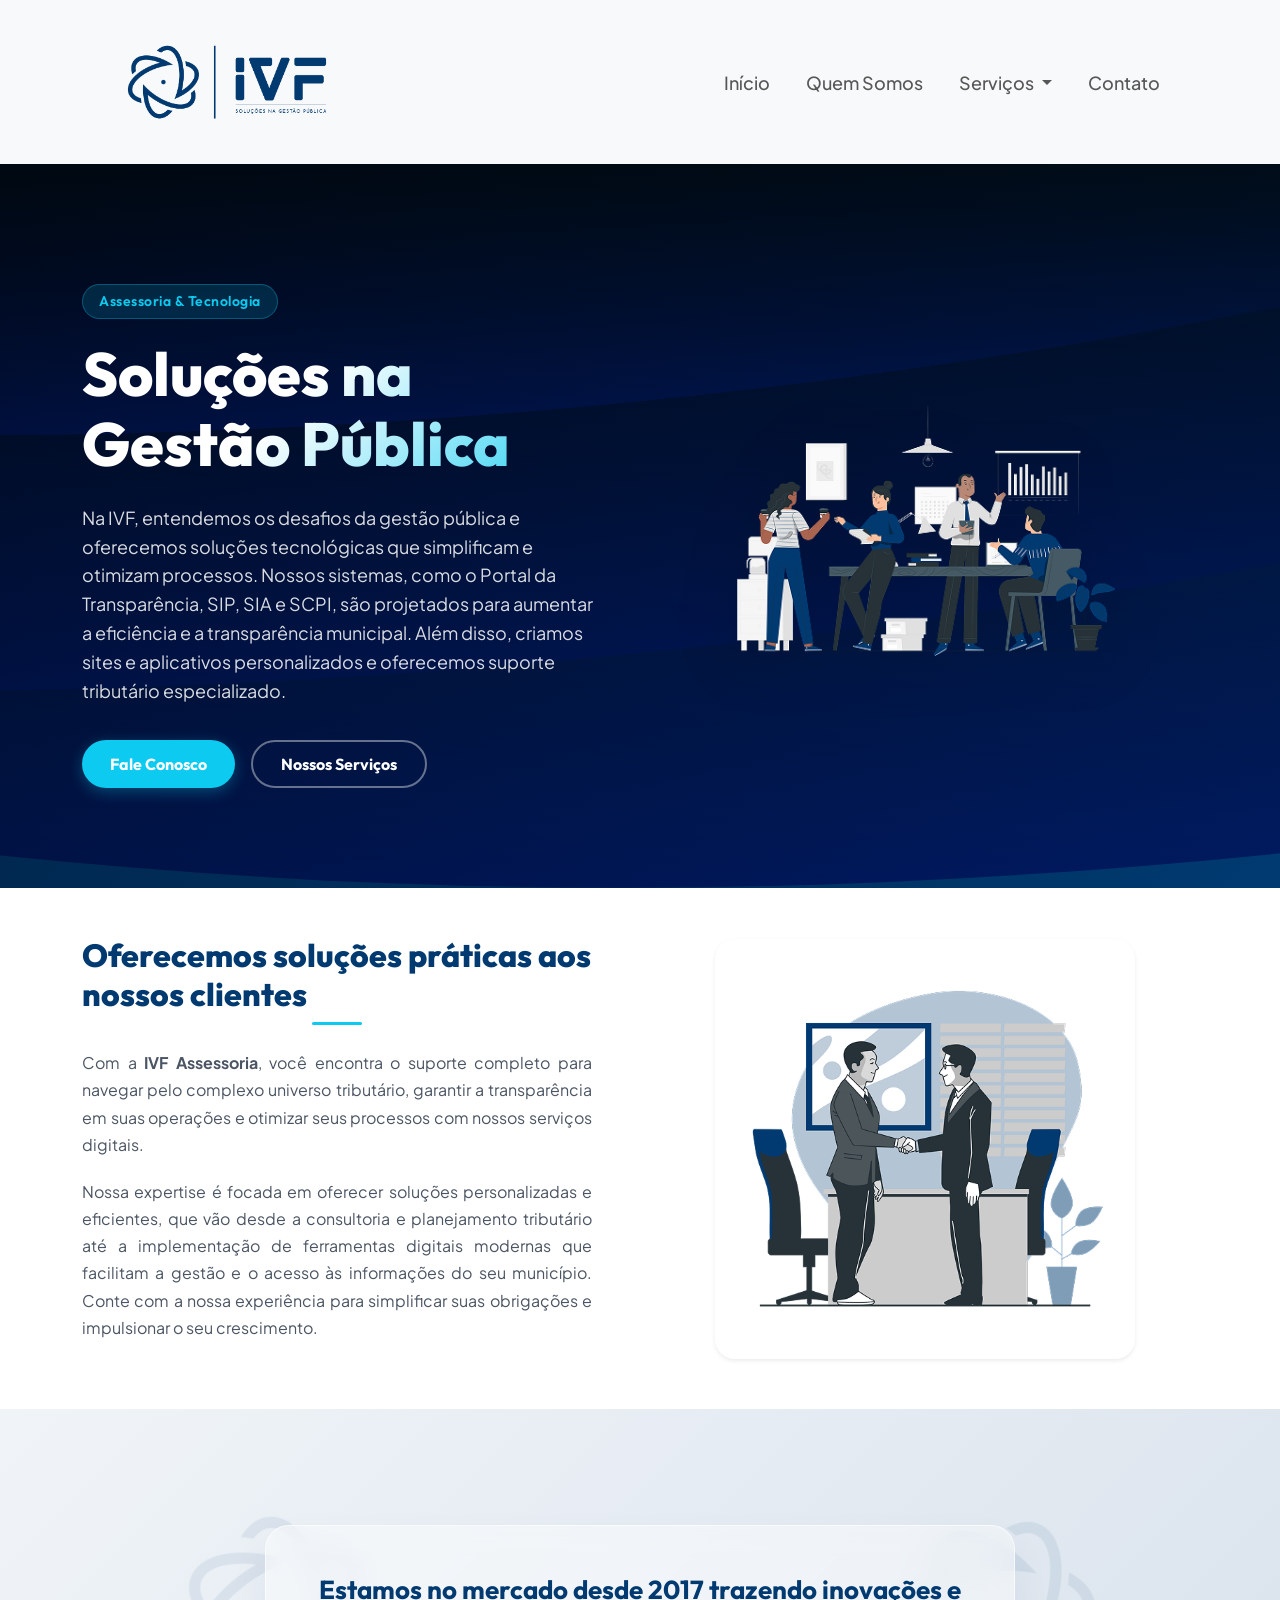
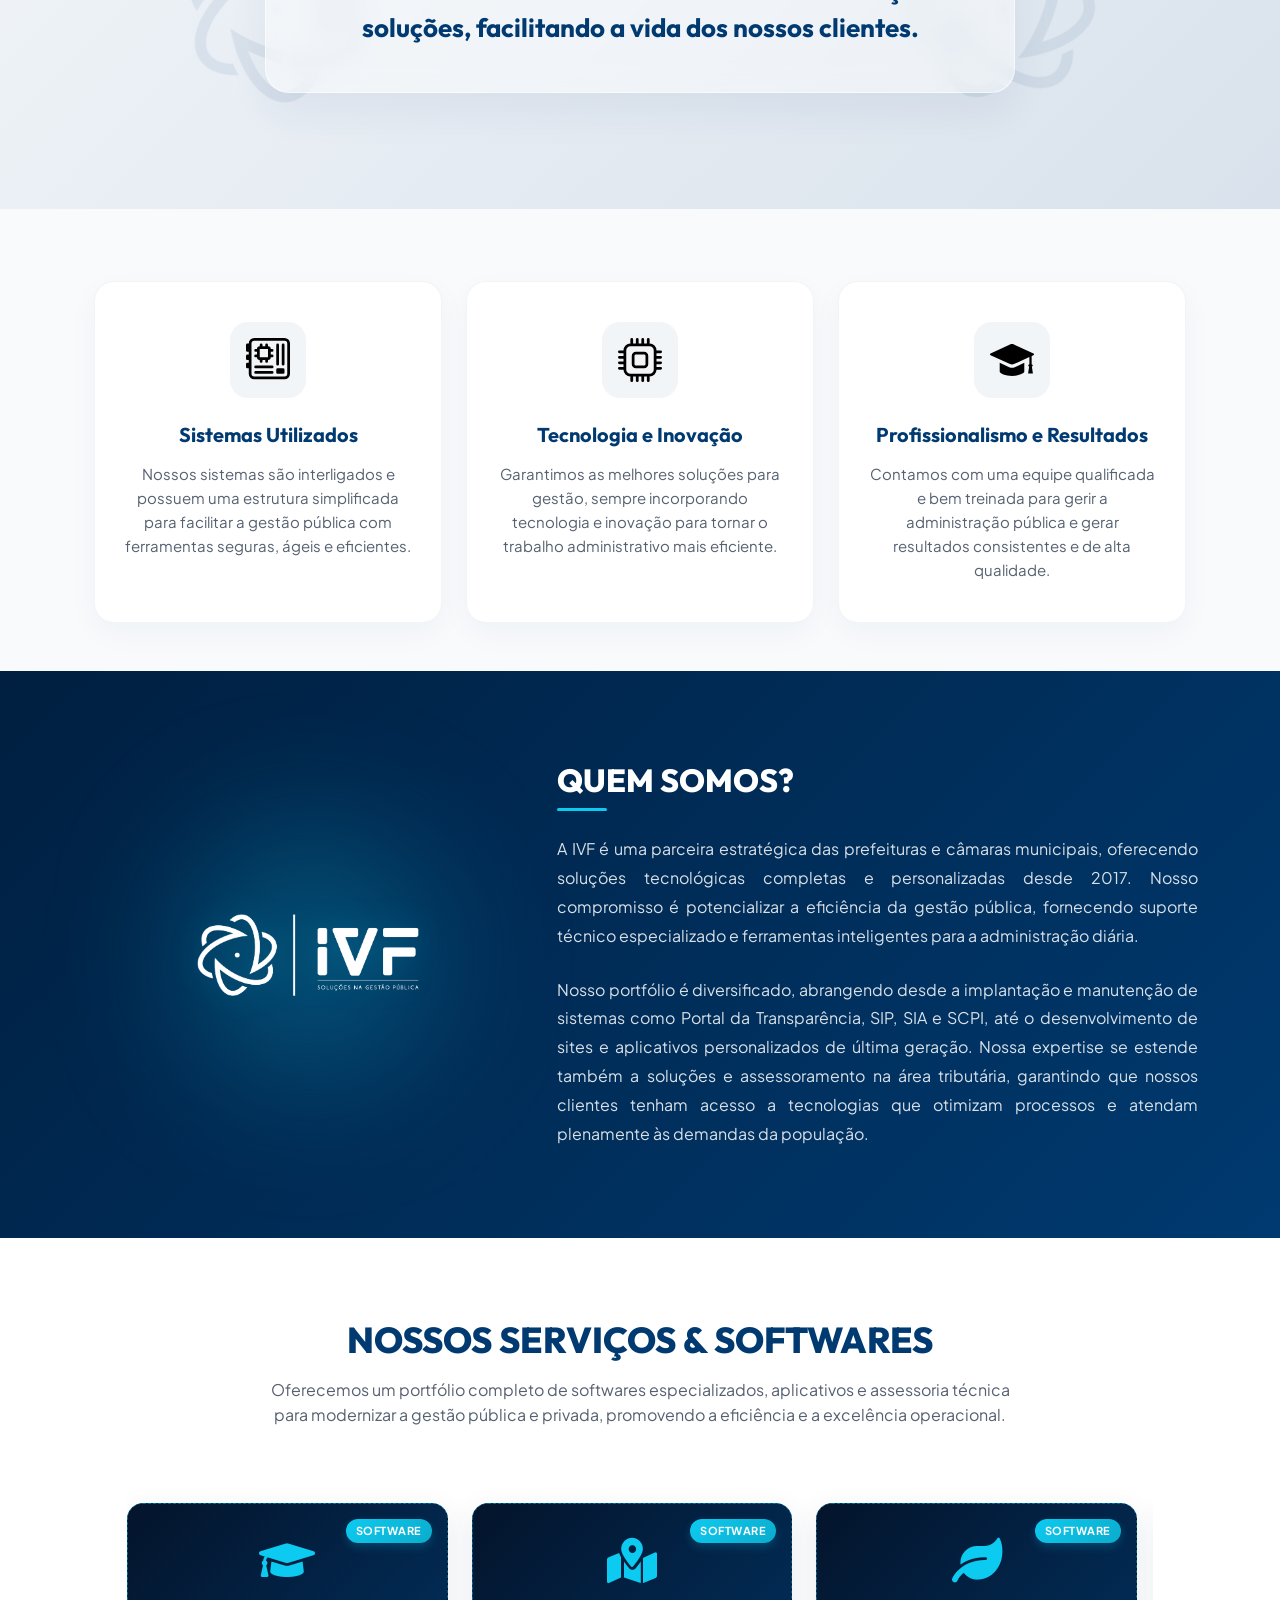
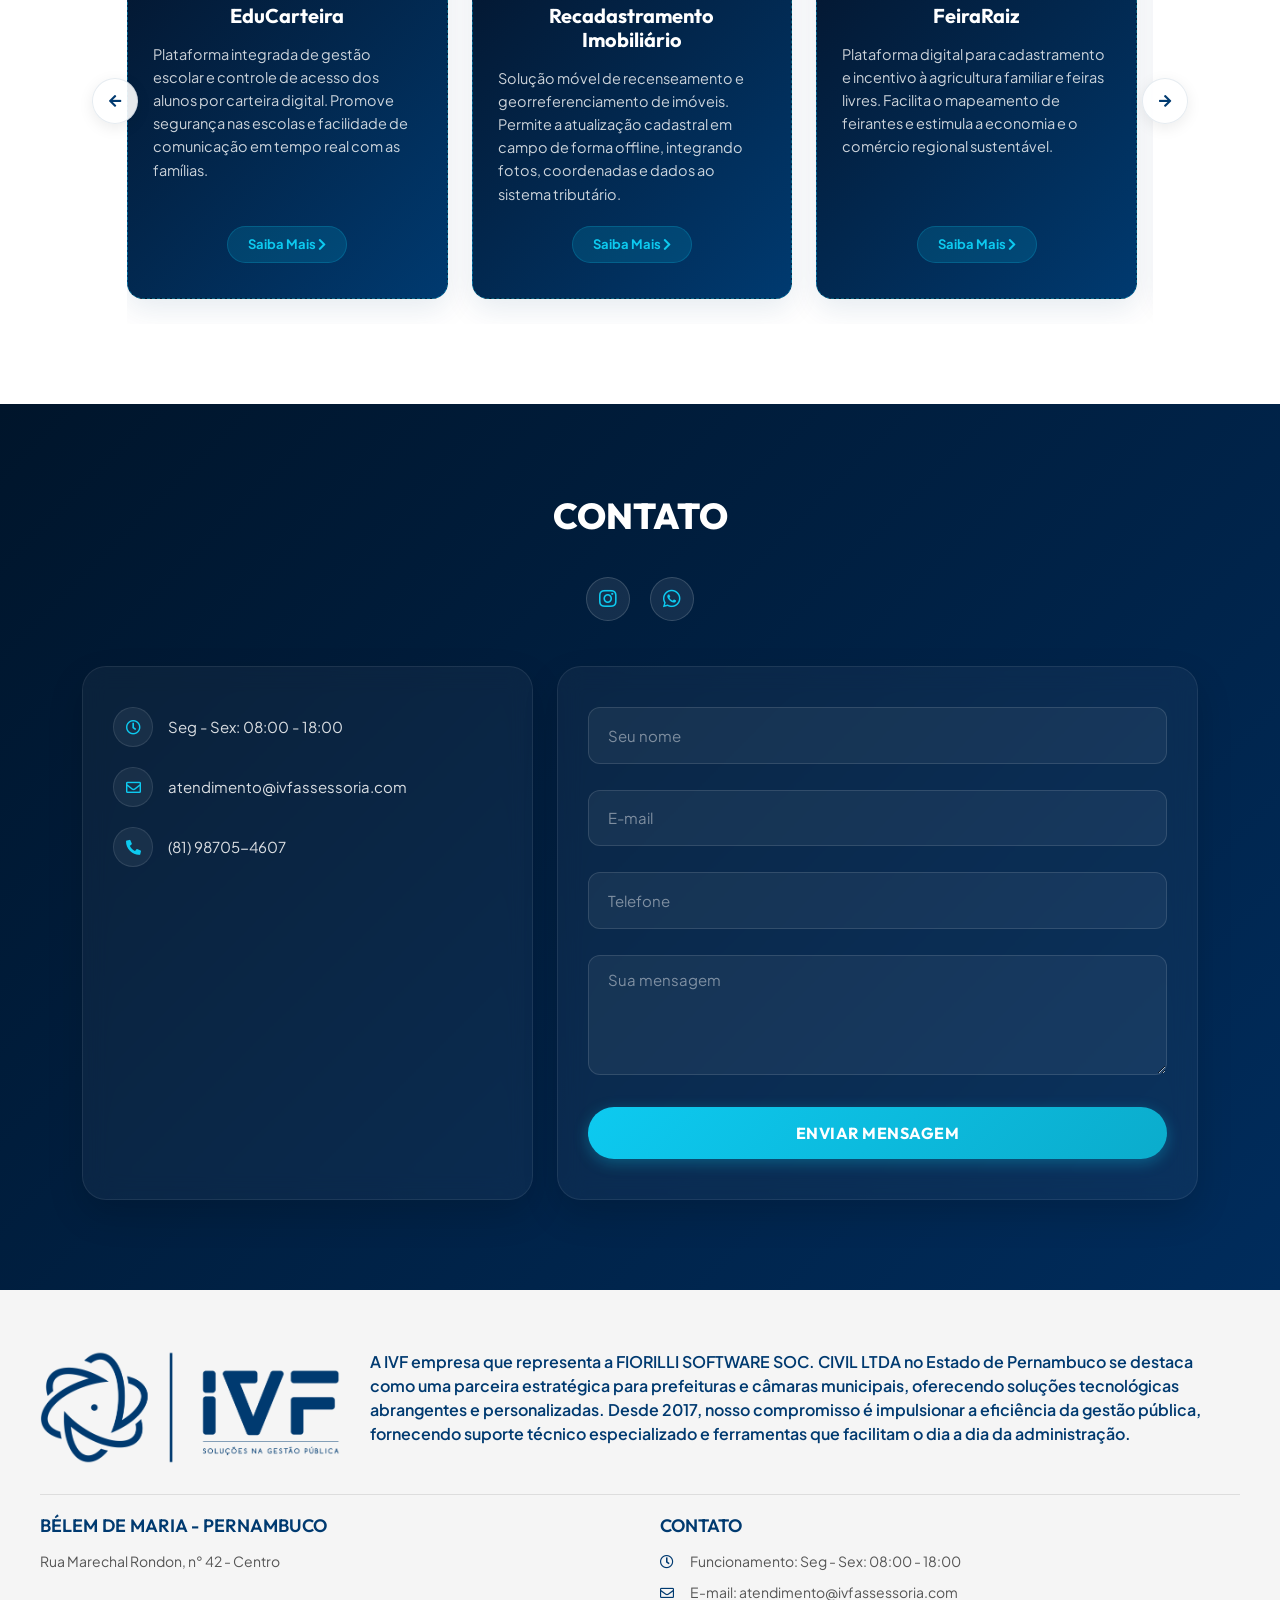
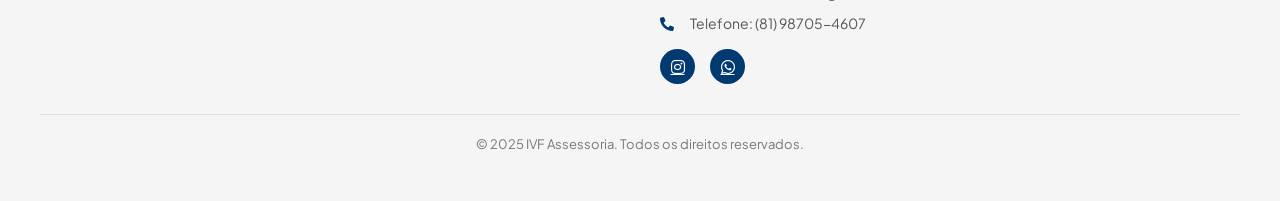
<file: index.html>
<!DOCTYPE html>
<html lang="pt-br">
  <head>
    <meta charset="UTF-8" />
    <meta name="viewport" content="width=device-width, initial-scale=1.0" />
    <title>IVF - ASSESSORIA</title>
    <link rel="preconnect" href="https://fonts.googleapis.com">
    <link rel="preconnect" href="https://fonts.gstatic.com" crossorigin>
    <link href="https://fonts.googleapis.com/css2?family=Outfit:wght@400;600;700;800&family=Plus+Jakarta+Sans:wght@400;500;600;700&display=swap" rel="stylesheet">
    <link rel="stylesheet" href="https://cdn.jsdelivr.net/npm/bootstrap-icons@1.11.3/font/bootstrap-icons.css" integrity="sha384-tViUnnbYAV00FLIhhi3v/dWt3Jxw4gZQcNoSCxCIFNJVCx7/D55/wXsrNIRANwdD" crossorigin="anonymous"/>
    <link href="https://cdn.jsdelivr.net/npm/bootstrap@5.3.2/dist/css/bootstrap.min.css" rel="stylesheet" integrity="sha384-T3c6CoIi6uLrA9TneNEoa7RxnatzjcDSCmG1MXxSR1GAsXEV/Dwwykc2MPK8M2HN" crossorigin="anonymous">
    <link rel="stylesheet" href="https://cdnjs.cloudflare.com/ajax/libs/font-awesome/5.15.4/css/all.min.css" integrity="sha512-1ycn6IcaQQ40/MKBW2W4Rhis/DbILU74C1vSrLJxCq57o941Ym01SwNsOMqvEBFlcgUa6xLiPY/NS5R+E6ztJQ==" crossorigin="anonymous" referrerpolicy="no-referrer" />
    <link rel="stylesheet" href="./assets/css/style.css" />
    <link rel="shortcut icon" type="image/x-icon" href="assets/imgs/icon_white.ico">
  </head>
  <body>
    <!--Cabeçalho-->
    <header class="navbar navbar-expand-sm navbar-light bg-light">
      <div class="container">
        <a class="navbar-brand" href="index.html">
          <img src="./assets/imgs/icon_full_blue1.png" alt="Logo - IVF" />
        </a>
        <button class="navbar-toggler" type="button" data-bs-toggle="collapse" data-bs-target="#navbarNav" aria-controls="navbarNav" aria-expanded="false" aria-label="Toggle navigation">
          <span class="navbar-toggler-icon"></span>
        </button>
        <div class="collapse navbar-collapse" id="navbarNav">
          <ul class="navbar-nav ms-auto">
            <li class="nav-item">
              <a class="nav-link" href="index.html#inicio">Início</a>
            </li>
            <li class="nav-item">
              <a class="nav-link" href="index.html#quem-somos">Quem Somos</a>
            </li>
            <li class="nav-item dropdown">
              <a class="nav-link dropdown-toggle" href="#" id="navbarDropdown" role="button" data-bs-toggle="dropdown" aria-expanded="false">
                Serviços
              </a>
              <ul class="dropdown-menu" aria-labelledby="navbarDropdown">
                <li class="dropdown-submenu">
                  <a class="dropdown-item dropdown-toggle" href="#">Softwares</a>
                  <ul class="dropdown-menu">
                    <li><a class="dropdown-item" href="educarteira.html">EduCarteira</a></li>
                    <li><a class="dropdown-item" href="recadastramento-imobiliario.html">Recadastramento Imobiliário</a></li>
                    <li><a class="dropdown-item" href="feiraraiz.html">FeiraRaiz</a></li>
                    <li><a class="dropdown-item" href="sgce.html">SGCE (Sistema de Gerenciamento de Estoque)</a></li>
                  </ul>
                </li>
                <li class="dropdown-submenu">
                  <a class="dropdown-item dropdown-toggle" href="#">Fiorilli</a>
                  <ul class="dropdown-menu">
                    <li><a class="dropdown-item" href="scpi.html">SCPI</a></li>
                    <li><a class="dropdown-item" href="sia.html">SIA</a></li>
                    <li><a class="dropdown-item" href="sip.html">SIP</a></li>
                  </ul>
                </li>
                <li><hr class="dropdown-divider"></li>
                <li><a class="dropdown-item" href="index.html#nossos-serviços">Outros Serviços</a></li>
              </ul>
            </li>
            <li class="nav-item">
              <a class="nav-link" href="index.html#contato">Contato</a>
            </li>
          </ul>
        </div>
      </div>
    </header>

    <!-- Inicio (Hero Section) -->
    <section class="hero-section" id="inicio">
      <div class="container">
        <div class="row align-items-center">
          <div class="col-lg-6 hero-content text-center text-lg-start">
            <span class="hero-badge">Assessoria &amp; Tecnologia</span>
            <h1 class="hero-title">Soluções na Gestão Pública</h1>
            <p class="hero-text">
              Na IVF, entendemos os desafios da gestão pública e oferecemos soluções tecnológicas que simplificam e otimizam processos. Nossos sistemas, como o Portal da Transparência, SIP, SIA e SCPI, são projetados para aumentar a eficiência e a transparência municipal. Além disso, criamos sites e aplicativos personalizados e oferecemos suporte tributário especializado.
            </p>
            <div class="hero-actions d-flex flex-wrap justify-content-center justify-content-lg-start gap-3">
              <a href="#contato" class="btn btn-custom-hero">Fale Conosco</a>
              <a href="#nossos-serviços" class="btn btn-custom-hero-outline">Nossos Serviços</a>
            </div>
          </div>
          <div class="col-lg-6 mt-5 mt-lg-0 text-center">
            <div class="hero-image-wrapper">
              <img
                src="./assets/imgs/At the office-pana 1.png"
                alt="Ilustração de colaboração e trabalho em equipe"
                class="hero-illustration img-fluid"
              />
            </div>
          </div>
        </div>
      </div>
    </section>

    <!-- Apresentação da Empresa -->
    <section class="intro-section py-5">
      <div class="container">
        <div class="row align-items-center">
          <div class="col-lg-6 intro-content text-center text-lg-start pe-lg-5">
            <h2 class="section-title text-center text-lg-start mb-4">Oferecemos soluções práticas aos nossos clientes</h2>
            <p class="intro-description">
              Com a <strong>IVF Assessoria</strong>, você encontra o suporte completo para navegar pelo complexo universo tributário, garantir a transparência em suas operações e otimizar seus processos com nossos serviços digitais.
            </p>
            <p class="intro-description">
              Nossa expertise é focada em oferecer soluções personalizadas e eficientes, que vão desde a consultoria e planejamento tributário até a implementação de ferramentas digitais modernas que facilitam a gestão e o acesso às informações do seu município. Conte com a nossa experiência para simplificar suas obrigações e impulsionar o seu crescimento.
            </p>
          </div>
          <div class="col-lg-6 mt-4 mt-lg-0 text-center">
            <div class="intro-image-wrapper">
              <img
                src="./assets/imgs/Business deal-bro 1.png"
                alt="Reunião de negócios"
                class="img-fluid rounded-4 shadow-sm intro-illustration"
              />
            </div>
          </div>
        </div>
      </div>
    </section>

    <!-- Seção Parallax -->
    <div class="parallax-container">
      <div class="parallax-image left">
        <img
          src="./assets/imgs/icon_blue.png"
          alt="IVF Logo"
          class="parallax-logo"
        />
      </div>
      <div class="parallax-glass-card text-center">
        <h2>
          Estamos no mercado desde 2017 trazendo inovações e soluções,
          facilitando a vida dos nossos clientes.
        </h2>
      </div>
      <div class="parallax-image right">
        <img
          src="./assets/imgs/icon_blue.png"
          alt="IVF Logo"
          class="parallax-logo"
        />
      </div>
    </div>

    <!-- Pilares de Valor -->
    <section class="pillars-section py-5">
      <div class="container">
        <div class="row pillars g-4 justify-content-center">
          <div class="col-md-4">
            <div class="pillar-card">
              <div class="pillar-icon">
                <img src="./assets/imgs/motherboard.svg" alt="Ícone de Sistemas" />
              </div>
              <h3>Sistemas Utilizados</h3>
              <p>
                Nossos sistemas são interligados e possuem uma estrutura simplificada para facilitar a gestão pública com ferramentas seguras, ágeis e eficientes.
              </p>
            </div>
          </div>

          <div class="col-md-4">
            <div class="pillar-card">
              <div class="pillar-icon">
                <img src="./assets/imgs/cpu.svg" alt="Ícone de Tecnologia" />
              </div>
              <h3>Tecnologia e Inovação</h3>
              <p>
                Garantimos as melhores soluções para gestão, sempre incorporando tecnologia e inovação para tornar o trabalho administrativo mais eficiente.
              </p>
            </div>
          </div>

          <div class="col-md-4">
            <div class="pillar-card">
              <div class="pillar-icon">
                <img src="./assets/imgs/student-cap-svgrepo-com.svg" alt="Ícone de Qualidade" />
              </div>
              <h3>Profissionalismo e Resultados</h3>
              <p>
                Contamos com uma equipe qualificada e bem treinada para gerir a administração pública e gerar resultados consistentes e de alta qualidade.
              </p>
            </div>
          </div>
        </div>
      </div>
    </section>

    <!-- Quem Somos -->
    <section class="who-we-are" id="quem-somos">
      <div class="container">
        <div class="row align-items-center">
          <div class="col-lg-5 text-center mb-5 mb-lg-0 animated-logo-container">
            <div class="animated-logo">
              <img
                src="./assets/imgs/icon_full_white.png"
                alt="IVF Logo"
                class="rotating-logo"
              />
            </div>
          </div>
          <div class="col-lg-7">
            <div class="content-wrapper">
              <h2 class="section-title text-start mb-4">QUEM SOMOS?</h2>
              <div class="text-content">
                <p>
                  A IVF é uma parceira estratégica das prefeituras e câmaras municipais, oferecendo soluções tecnológicas completas e personalizadas desde 2017. Nosso compromisso é potencializar a eficiência da gestão pública, fornecendo suporte técnico especializado e ferramentas inteligentes para a administração diária.
                </p>
                <p>
                  Nosso portfólio é diversificado, abrangendo desde a implantação e manutenção de sistemas como Portal da Transparência, SIP, SIA e SCPI, até o desenvolvimento de sites e aplicativos personalizados de última geração. Nossa expertise se estende também a soluções e assessoramento na área tributária, garantindo que nossos clientes tenham acesso a tecnologias que otimizam processos e atendam plenamente às demandas da população.
                </p>
              </div>
            </div>
          </div>
        </div>
      </div>
    </section>

    <!-- Nossos Serviços -->
    <section class="our-services" id="nossos-serviços">
      <div class="container">
        <h2>NOSSOS SERVIÇOS &amp; SOFTWARES</h2>
        <p class="services-description">
          Oferecemos um portfólio completo de softwares especializados, aplicativos e assessoria técnica para modernizar a gestão pública e privada, promovendo a eficiência e a excelência operacional.
        </p>
        
        <div class="services-container">
          <button class="nav-btn prev-btn" aria-label="Anterior"><i class="fas fa-arrow-left"></i></button>
          
          <div class="services-slider">
            <!-- Software 1: EduCarteira -->
            <div class="service-card featured-software">
              <div class="software-badge">Software</div>
              <i class="fas fa-graduation-cap service-icon"></i>
              <h3>EduCarteira</h3>
              <p>
                Plataforma integrada de gestão escolar e controle de acesso dos alunos por carteira digital. Promove segurança nas escolas e facilidade de comunicação em tempo real com as famílias.
              </p>
              <a href="educarteira.html" class="service-link-btn">Saiba Mais <i class="fas fa-chevron-right"></i></a>
            </div>

            <!-- Software 2: Recadastramento Imobiliário -->
            <div class="service-card featured-software">
              <div class="software-badge">Software</div>
              <i class="fas fa-map-marked-alt service-icon"></i>
              <h3>Recadastramento Imobiliário</h3>
              <p>
                Solução móvel de recenseamento e georreferenciamento de imóveis. Permite a atualização cadastral em campo de forma offline, integrando fotos, coordenadas e dados ao sistema tributário.
              </p>
              <a href="recadastramento-imobiliario.html" class="service-link-btn">Saiba Mais <i class="fas fa-chevron-right"></i></a>
            </div>

            <!-- Software 3: FeiraRaiz -->
            <div class="service-card featured-software">
              <div class="software-badge">Software</div>
              <i class="fas fa-leaf service-icon"></i>
              <h3>FeiraRaiz</h3>
              <p>
                Plataforma digital para cadastramento e incentivo à agricultura familiar e feiras livres. Facilita o mapeamento de feirantes e estimula a economia e o comércio regional sustentável.
              </p>
              <a href="feiraraiz.html" class="service-link-btn">Saiba Mais <i class="fas fa-chevron-right"></i></a>
            </div>

            <!-- Software 4: sgce -->
            <div class="service-card featured-software">
              <div class="software-badge">Software</div>
              <i class="fas fa-boxes service-icon"></i>
              <h3>SGCE</h3>
              <p>
                Sistema de Gerenciamento de Estoque e Almoxarifado para controle em tempo real de insumos de saúde, educação e infraestrutura. Otimize a distribuição e evite desperdícios na gestão.
              </p>
              <a href="sgce.html" class="service-link-btn">Saiba Mais <i class="fas fa-chevron-right"></i></a>
            </div>

            <!-- Service 5: SIA -->
            <div class="service-card">
              <i class="fas fa-piggy-bank service-icon"></i>
              <h3>Sistema Integrado de Arrecadação</h3>
              <p>
                O SIA garante o controle detalhado e seguro das receitas municipais. Adaptável a códigos tributários locais, calcula e gerencia tributos e preços públicos com controle rígido e relatórios completos.
              </p>
              <a href="sia.html" class="service-link-btn">Saiba Mais <i class="fas fa-chevron-right"></i></a>
            </div>

            <!-- Service 6: SIP -->
            <div class="service-card">
              <i class="fas fa-users service-icon"></i>
              <h3>Sistema Integrado de Pessoal</h3>
              <p>
                O SIP é uma solução robusta e segura para gestão de recursos humanos e folha de pagamento pública, oferecendo flexibilidade de regras, controle multi-entidade e conformidade legal total.
              </p>
              <a href="sip.html" class="service-link-btn">Saiba Mais <i class="fas fa-chevron-right"></i></a>
            </div>

            <!-- Service 7: SCPI -->
            <div class="service-card">
              <i class="fas fa-calculator service-icon"></i>
              <h3>Contabilidade Pública Integrada</h3>
              <p>
                O SCPI foi projetado para facilitar a contabilidade pública diária. Com usabilidade otimizada, permite a geração de relatórios de LRF, prestação de contas aos tribunais e excelente controle orçamentário.
              </p>
              <a href="scpi.html" class="service-link-btn">Saiba Mais <i class="fas fa-chevron-right"></i></a>
            </div>

            <!-- Service 8: Portal da Transparência -->
            <div class="service-card">
              <i class="fas fa-search service-icon"></i>
              <h3>Portal da Transparência</h3>
              <p>
                Plataforma online de dados abertos que permite ao cidadão acompanhar receitas, despesas, licitações e contratos em tempo real, atendendo integralmente à Lei de Acesso à Informação (LAI).
              </p>
              <a href="#contato" class="service-link-btn">Fale Conosco <i class="fas fa-chevron-right"></i></a>
            </div>

            <!-- Service 9: Criação de Sites -->
            <div class="service-card">
              <i class="fas fa-globe service-icon"></i>
              <h3>Criação de Sites &amp; Portais</h3>
              <p>
                Desenvolvimento de sites oficiais, portais institucionais e aplicativos sob medida. Designs modernos, totalmente responsivos e otimizados para acessibilidade e engajamento do público.
              </p>
              <a href="#contato" class="service-link-btn">Fale Conosco <i class="fas fa-chevron-right"></i></a>
            </div>
          </div>
          
          <button class="nav-btn next-btn" aria-label="Próximo"><i class="fas fa-arrow-right"></i></button>
        </div>
      </div>
    </section>

    <!-- Seção de Contato -->
    <section class="contact-section" id="contato">
      <div class="container">
        <h2>CONTATO</h2>

        <div class="social-icons">
          <a
            href="https://www.instagram.com/ivfassessoria/"
            target="_blank"
            class="social-icon"
            aria-label="Instagram"
          >
            <i class="fab fa-instagram"></i>
          </a>
          <a
            href="https://wa.me/5581987054607"
            target="_blank"
            class="social-icon"
            aria-label="WhatsApp"
          >
            <i class="fab fa-whatsapp"></i>
          </a>
        </div>

        <div class="contact-content-wrapper">
          <div class="row g-4 align-items-stretch">
            <!-- Info & Mapa -->
            <div class="col-lg-5">
              <div class="contact-card-info h-100">

                <div class="contact-details-list">
                  <div class="contact-item">
                    <i class="far fa-clock"></i>
                    <p>Seg - Sex: 08:00 - 18:00</p>
                  </div>
                  <div class="contact-item">
                    <i class="far fa-envelope"></i>
                    <p>atendimento@ivfassessoria.com</p>
                  </div>
                  <div class="contact-item">
                    <i class="fas fa-phone-alt"></i>
                    <p>(81) 98705-4607</p>
                  </div>
                </div>
              </div>
            </div>

            <!-- Formulário -->
            <div class="col-lg-7">
              <div class="contact-card-form h-100">
                <form id="contactForm" class="contact-form-modern" action="https://formsubmit.co/atendimento@ivfassessoria.com" method="POST">
                  <div class="form-floating-custom mb-3">
                    <input
                      type="text"
                      id="name"
                      name="name"
                      class="form-control-custom"
                      placeholder="Seu nome"
                      required
                    />
                    <label for="name">Seu nome</label>
                  </div>
                  <div class="form-floating-custom mb-3">
                    <input
                      type="email"
                      id="email"
                      name="email"
                      class="form-control-custom"
                      placeholder="E-mail"
                      required
                    />
                    <label for="email">E-mail</label>
                  </div>
                  <div class="form-floating-custom mb-3">
                    <input
                      type="tel"
                      id="phone"
                      name="phone"
                      class="form-control-custom"
                      placeholder="Telefone"
                      required
                    />
                    <label for="phone">Telefone</label>
                  </div>
                  <div class="form-floating-custom mb-3">
                    <textarea
                      id="message"
                      name="message"
                      class="form-control-custom textarea-custom"
                      placeholder="Sua mensagem"
                      required
                    ></textarea>
                    <label for="message">Sua mensagem</label>
                  </div>
                  <button type="submit" class="submit-btn-modern">ENVIAR MENSAGEM</button>
                </form>
              </div>
            </div>
          </div>
        </div>
      </div>
    </section>


    <!-- Footer Section -->
<footer class="footer">
    <div class="footer-container">
        <div class="footer-top">
            <div class="footer-logo">
                <img src="./assets/imgs/icon_full_blue.png" alt="IVF Logo">
            </div>
            <div class="footer-info">
                <p class="company-title">A IVF empresa que representa a FIORILLI SOFTWARE SOC. CIVIL LTDA no Estado de Pernambuco
                se destaca como uma parceira estratégica para prefeituras e câmaras municipais, oferecendo soluções tecnológicas abrangentes e personalizadas. Desde 2017, nosso compromisso é impulsionar a eficiência da gestão pública, fornecendo suporte técnico especializado e ferramentas que facilitam o dia a dia da administração.</p>
            </div>
        </div>
        
        <div class="footer-divider"></div>
        
        <div class="footer-bottom">
            <div class="footer-location">
                <h4>BÉLEM DE MARIA - PERNAMBUCO</h4>
                <p>Rua Marechal Rondon, n° 42 - Centro</p>
            </div>
            <div class="footer-contact">
                <h4>CONTATO</h4>
                <p><i class="far fa-clock"></i> Funcionamento: Seg - Sex: 08:00 - 18:00</p>
                <p><i class="far fa-envelope"></i> E-mail: atendimento@ivfassessoria.com</p>
                <p><i class="fas fa-phone-alt"></i> Telefone: (81) 98705-4607</p>
                <div class="footer-social">
                    <a href="https://www.instagram.com/ivfassessoria/" target="_blank"><i class="fab fa-instagram"></i></a>
                    <a href="https://wa.me/5581987054607" target="_blank"><i class="fab fa-whatsapp"></i></a>
                </div>
            </div>
        </div>
        
        <div class="footer-copyright">
            <p>&copy; 2025 IVF Assessoria. Todos os direitos reservados.</p>
        </div>
    </div>
</footer>

<script src="https://cdn.jsdelivr.net/npm/bootstrap@5.3.2/dist/js/bootstrap.bundle.min.js" integrity="sha384-C6RzsynM9kWDrMNeT87bh95OGNyZPhcTNXj1NW7RuBCsyN/o0jlpcV8Qyq46cDfL" crossorigin="anonymous"></script>
<script src="./assets/script/script.js"></script>
</body>
</html>
</file>
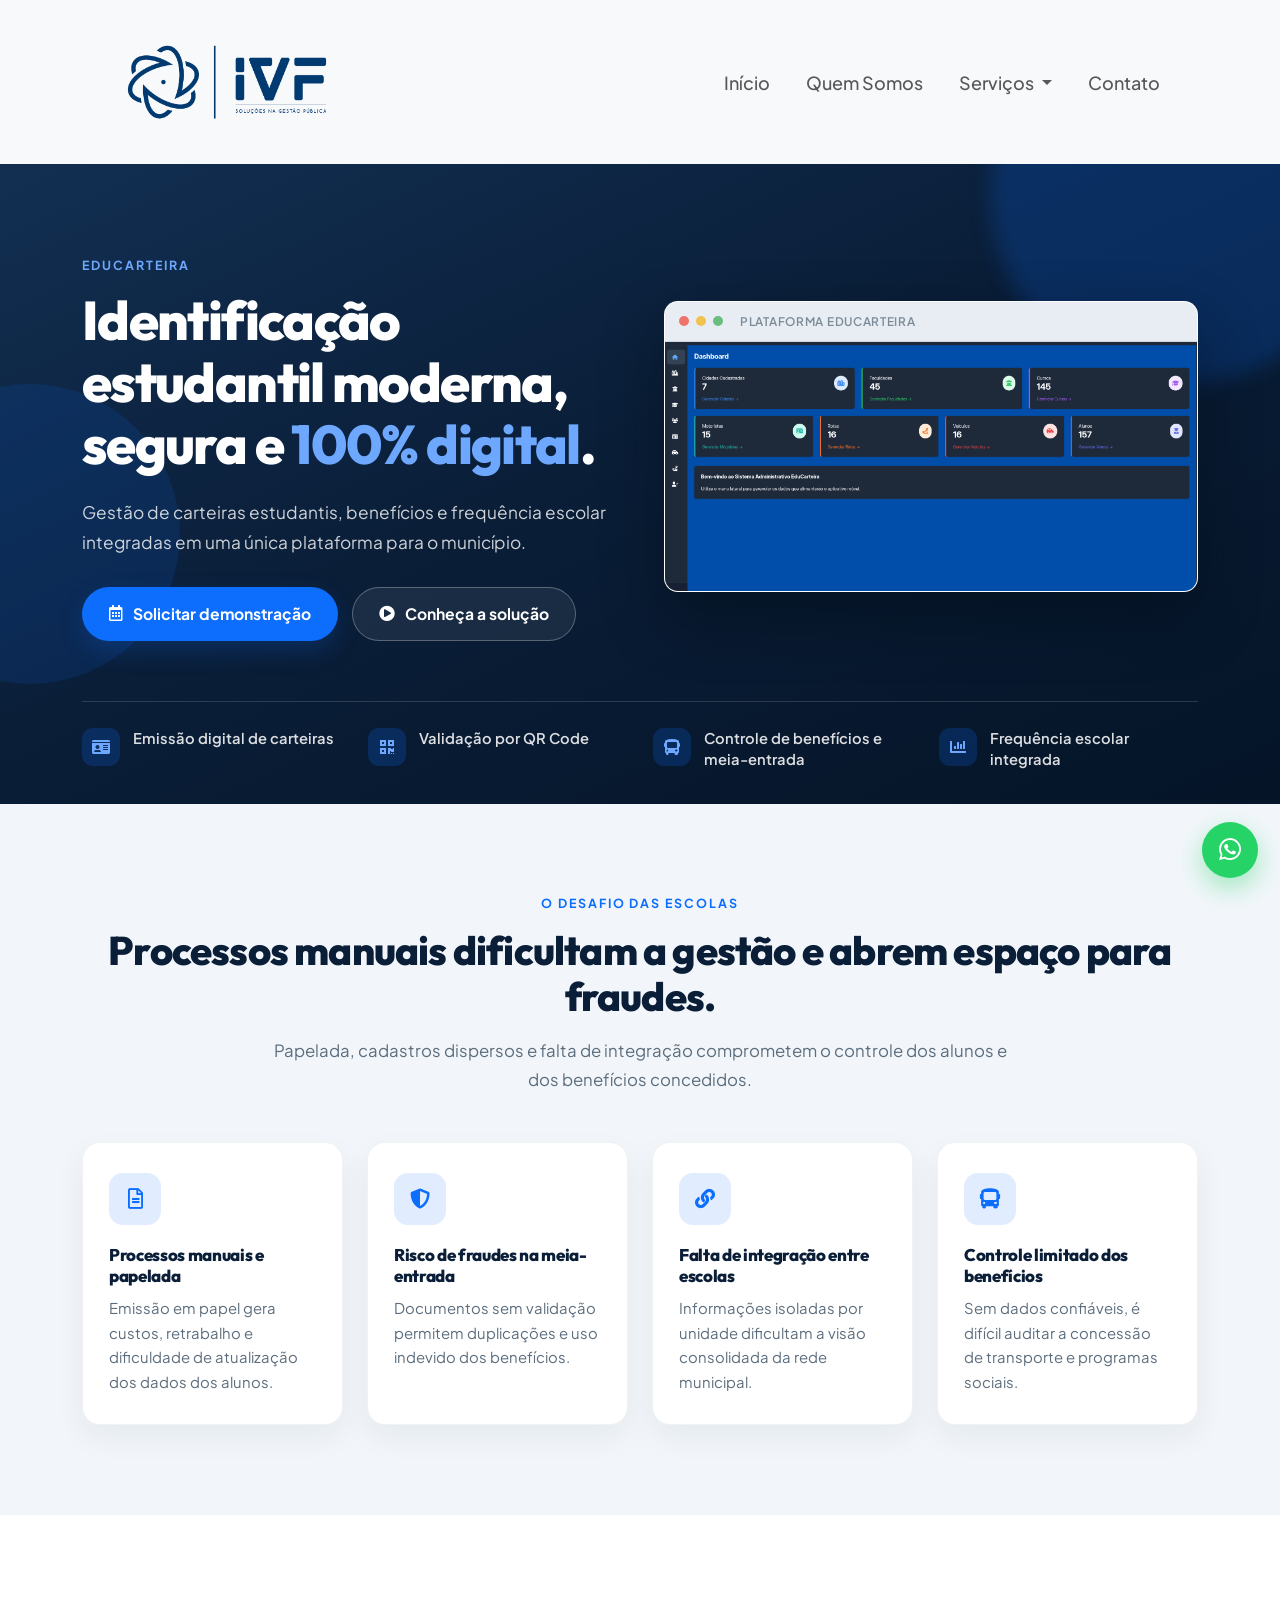
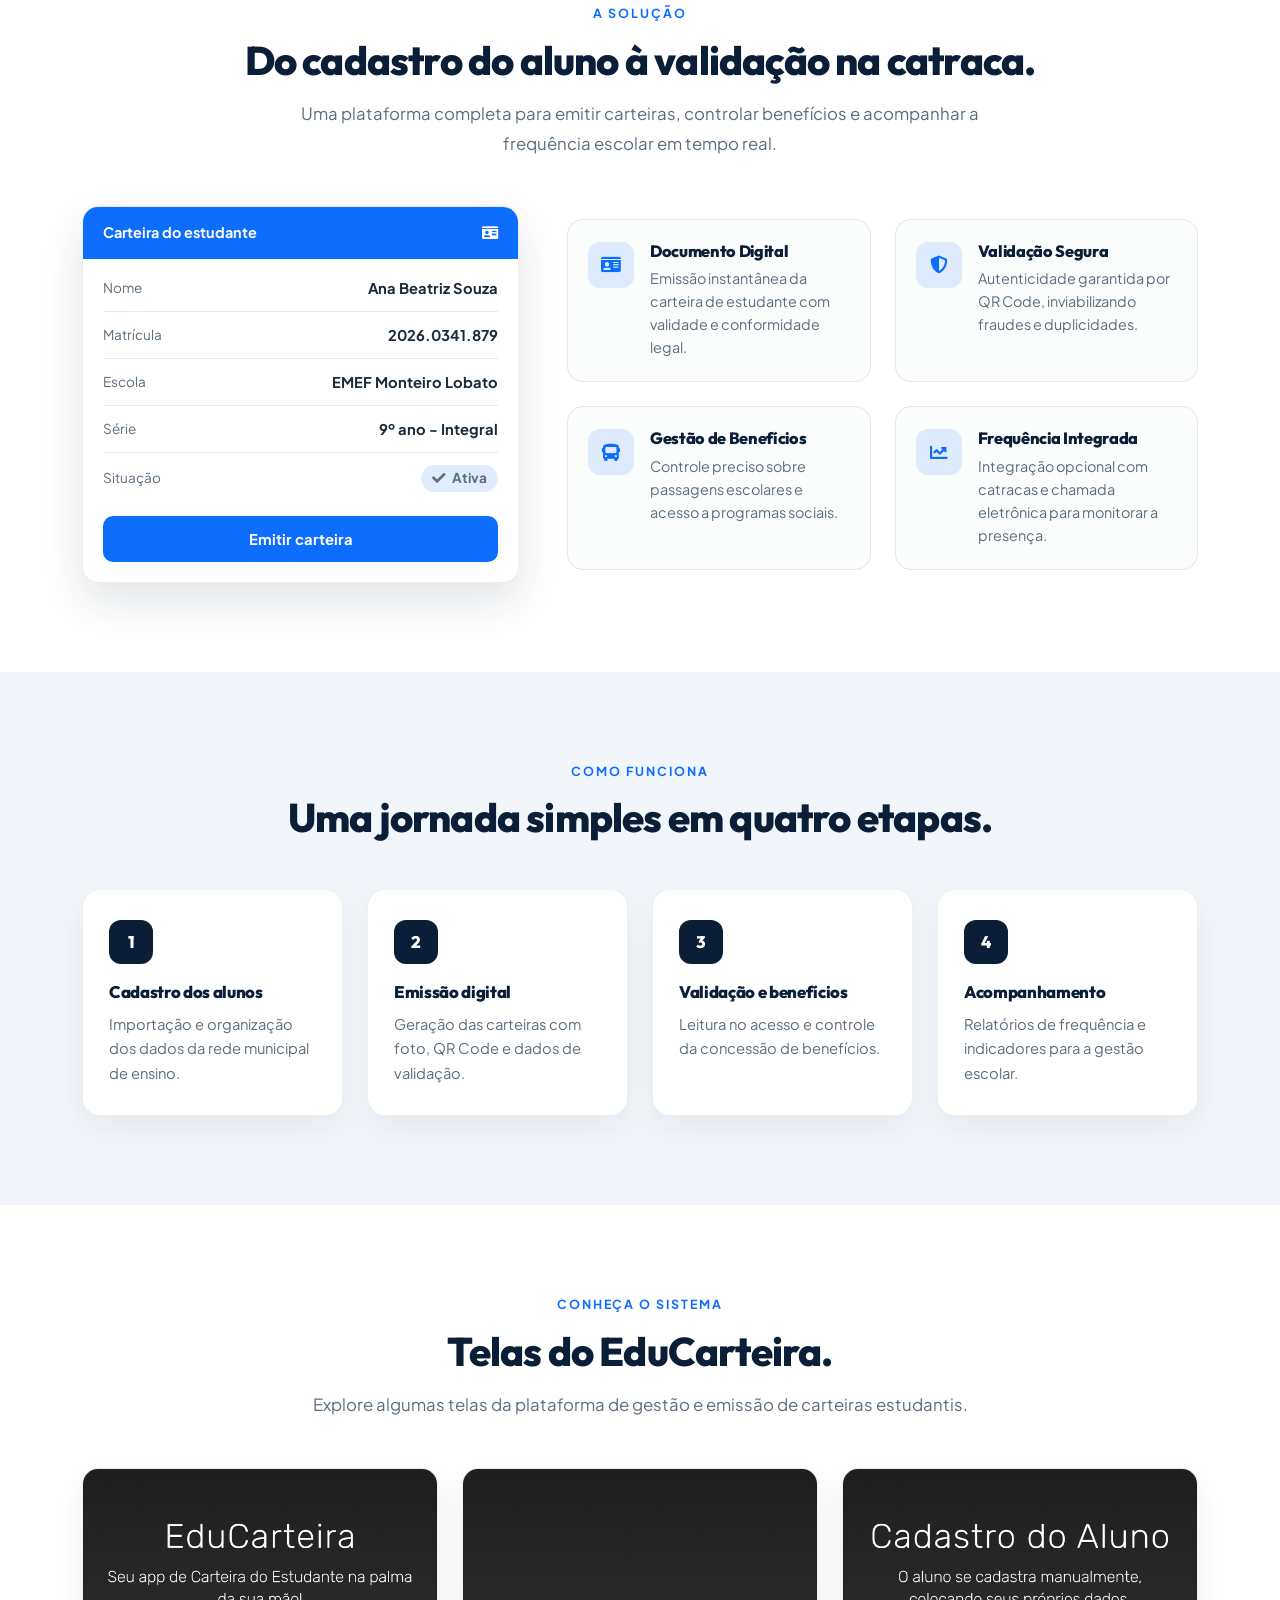
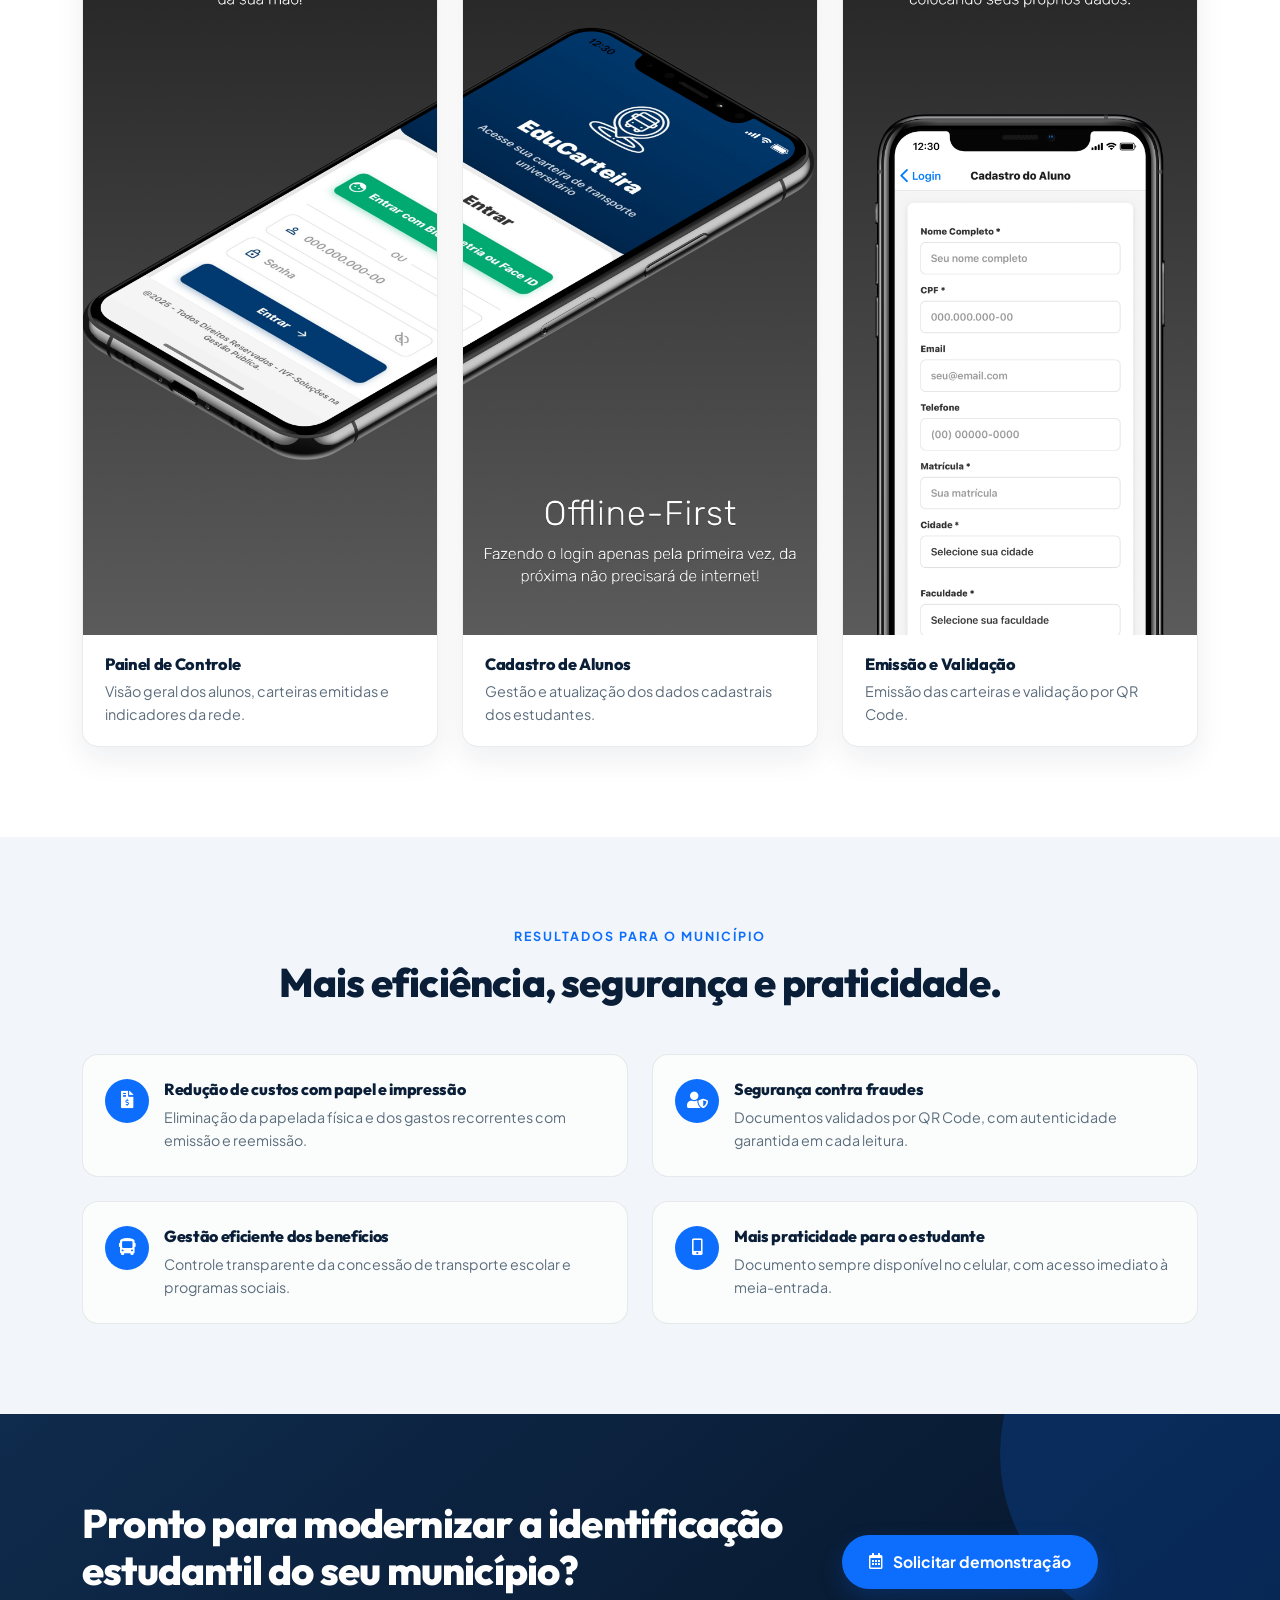
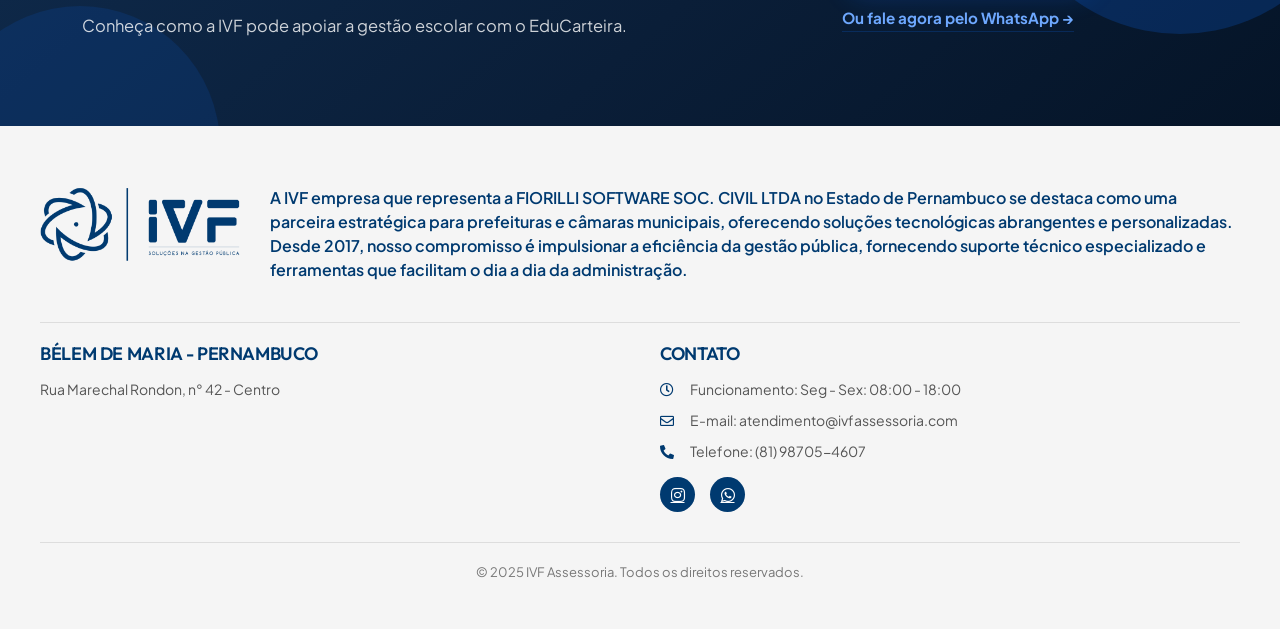
<file: educarteira.html>
<!DOCTYPE html>
<html lang="pt-br">
  <head>
    <meta charset="UTF-8" />
    <meta name="viewport" content="width=device-width, initial-scale=1.0" />
    <title>EduCarteira - IVF ASSESSORIA</title>
    <meta name="description" content="EduCarteira: identificação estudantil digital, controle de benefícios e frequência escolar em uma única plataforma para o município." />
    <link rel="preconnect" href="https://fonts.googleapis.com">
    <link rel="preconnect" href="https://fonts.gstatic.com" crossorigin>
    <link href="https://fonts.googleapis.com/css2?family=Outfit:wght@400;600;700;800&family=Plus+Jakarta+Sans:wght@400;500;600;700&display=swap" rel="stylesheet">
    <link href="https://cdn.jsdelivr.net/npm/bootstrap@5.3.2/dist/css/bootstrap.min.css" rel="stylesheet" integrity="sha384-T3c6CoIi6uLrA9TneNEoa7RxnatzjcDSCmG1MXxSR1GAsXEV/Dwwykc2MPK8M2HN" crossorigin="anonymous">
    <link rel="stylesheet" href="https://cdnjs.cloudflare.com/ajax/libs/font-awesome/5.15.4/css/all.min.css" integrity="sha512-1ycn6IcaQQ40/MKBW2W4Rhis/DbILU74C1vSrLJxCq57o941Ym01SwNsOMqvEBFlcgUa6xLiPY/NS5R+E6ztJQ==" crossorigin="anonymous" referrerpolicy="no-referrer" />
    <link rel="stylesheet" href="./assets/css/style.css" />
    <link rel="shortcut icon" type="image/x-icon" href="assets/imgs/icon_white.ico">
    <link rel="stylesheet" href="./assets/css/product-rd.css" />
    <style>
      /* EduCarteira: azul como cor de destaque */
      :root {
        --rd-accent: #0d6efd;
        --rd-accent-dark: #0a58ca;
        --rd-accent-bright: #6ea8fe;
        --rd-accent-soft: rgba(13, 110, 253, 0.12);
        --rd-accent-glow: rgba(13, 110, 253, 0.2);
      }

      /* EduCarteira: exibir as telas do sistema por completo (sem corte) */
      #sistema .rd-gallery-card img {
        aspect-ratio: auto;
        height: auto;
        object-fit: contain;
      }
    </style>
  </head>
  <body class="rd-page">
    <!--Cabeçalho-->
    <header class="navbar navbar-expand-sm navbar-light bg-light">
      <div class="container">
        <a class="navbar-brand" href="index.html">
          <img src="./assets/imgs/icon_full_blue1.png" alt="Logo - IVF" />
        </a>
        <button class="navbar-toggler" type="button" data-bs-toggle="collapse" data-bs-target="#navbarNav" aria-controls="navbarNav" aria-expanded="false" aria-label="Toggle navigation">
          <span class="navbar-toggler-icon"></span>
        </button>
        <div class="collapse navbar-collapse" id="navbarNav">
          <ul class="navbar-nav ms-auto">
            <li class="nav-item">
              <a class="nav-link" href="index.html#inicio">Início</a>
            </li>
            <li class="nav-item">
              <a class="nav-link" href="index.html#quem-somos">Quem Somos</a>
            </li>
            <li class="nav-item dropdown">
              <a class="nav-link dropdown-toggle" href="#" id="navbarDropdown" role="button" data-bs-toggle="dropdown" aria-expanded="false">
                Serviços
              </a>
              <ul class="dropdown-menu" aria-labelledby="navbarDropdown">
                <li class="dropdown-submenu">
                  <a class="dropdown-item dropdown-toggle" href="#">Softwares</a>
                  <ul class="dropdown-menu">
                    <li><a class="dropdown-item" href="educarteira.html">EduCarteira</a></li>
                    <li><a class="dropdown-item" href="recadastramento-imobiliario.html">Recadastramento Imobiliário</a></li>
                    <li><a class="dropdown-item" href="feiraraiz.html">FeiraRaiz</a></li>
                    <li><a class="dropdown-item" href="sgce.html">SGCE (Sistema de Gerenciamento de Estoque)</a></li>
                  </ul>
                </li>
                <li class="dropdown-submenu">
                  <a class="dropdown-item dropdown-toggle" href="#">Fiorilli</a>
                  <ul class="dropdown-menu">
                    <li><a class="dropdown-item" href="scpi.html">SCPI</a></li>
                    <li><a class="dropdown-item" href="sia.html">SIA</a></li>
                    <li><a class="dropdown-item" href="sip.html">SIP</a></li>
                  </ul>
                </li>
                <li><hr class="dropdown-divider"></li>
                <li><a class="dropdown-item" href="index.html#nossos-serviços">Outros Serviços</a></li>
              </ul>
            </li>
            <li class="nav-item">
              <a class="nav-link" href="index.html#contato">Contato</a>
            </li>
          </ul>
        </div>
      </div>
    </header>

    <!-- ===================== HERO ===================== -->
    <section class="rd-hero">
      <div class="container">
        <div class="row align-items-center g-5">
          <div class="col-lg-6">
            <span class="rd-eyebrow">EduCarteira</span>
            <h1 class="rd-hero-title">Identificação estudantil moderna, segura e <em>100% digital</em>.</h1>
            <p class="rd-hero-sub">Gestão de carteiras estudantis, benefícios e frequência escolar integradas em uma única plataforma para o município.</p>
            <div class="rd-hero-actions">
              <a href="https://wa.me/5581987054607" target="_blank" rel="noopener" class="rd-btn rd-btn--green">
                <i class="far fa-calendar-alt" aria-hidden="true"></i> Solicitar demonstração
              </a>
              <a href="#solucao" class="rd-btn rd-btn--ghost">
                <i class="fas fa-play-circle" aria-hidden="true"></i> Conheça a solução
              </a>
            </div>
          </div>
          <div class="col-lg-6">
            <div class="rd-shot rd-hero-shot">
              <div class="rd-shot-bar">
                <span></span><span></span><span></span>
                <b>PLATAFORMA EDUCARTEIRA</b>
              </div>
              <img src="./assets/imgs/educarteira.png" alt="Plataforma EduCarteira" loading="eager" />
            </div>
          </div>
        </div>

        <div class="rd-hero-strip">
          <div class="rd-strip-item">
            <i class="fas fa-id-card" aria-hidden="true"></i>
            <p>Emissão digital de carteiras</p>
          </div>
          <div class="rd-strip-item">
            <i class="fas fa-qrcode" aria-hidden="true"></i>
            <p>Validação por QR Code</p>
          </div>
          <div class="rd-strip-item">
            <i class="fas fa-bus" aria-hidden="true"></i>
            <p>Controle de benefícios e meia-entrada</p>
          </div>
          <div class="rd-strip-item">
            <i class="fas fa-chart-bar" aria-hidden="true"></i>
            <p>Frequência escolar integrada</p>
          </div>
        </div>
      </div>
    </section>

    <!-- ===================== O DESAFIO ===================== -->
    <section class="rd-section rd-sand" id="desafio">
      <div class="container">
        <div class="rd-head--center">
          <span class="rd-eyebrow rd-eyebrow--green rd-eyebrow--center">O desafio das escolas</span>
          <h2 class="rd-h2">Processos manuais dificultam a gestão e abrem espaço para fraudes.</h2>
          <p class="rd-lead">Papelada, cadastros dispersos e falta de integração comprometem o controle dos alunos e dos benefícios concedidos.</p>
        </div>

        <div class="row g-4">
          <div class="col-md-6 col-lg-3">
            <div class="rd-card">
              <span class="rd-card-ico"><i class="far fa-file-alt" aria-hidden="true"></i></span>
              <h3>Processos manuais e papelada</h3>
              <p>Emissão em papel gera custos, retrabalho e dificuldade de atualização dos dados dos alunos.</p>
            </div>
          </div>
          <div class="col-md-6 col-lg-3">
            <div class="rd-card">
              <span class="rd-card-ico"><i class="fas fa-shield-alt" aria-hidden="true"></i></span>
              <h3>Risco de fraudes na meia-entrada</h3>
              <p>Documentos sem validação permitem duplicações e uso indevido dos benefícios.</p>
            </div>
          </div>
          <div class="col-md-6 col-lg-3">
            <div class="rd-card">
              <span class="rd-card-ico"><i class="fas fa-link" aria-hidden="true"></i></span>
              <h3>Falta de integração entre escolas</h3>
              <p>Informações isoladas por unidade dificultam a visão consolidada da rede municipal.</p>
            </div>
          </div>
          <div class="col-md-6 col-lg-3">
            <div class="rd-card">
              <span class="rd-card-ico"><i class="fas fa-bus" aria-hidden="true"></i></span>
              <h3>Controle limitado dos benefícios</h3>
              <p>Sem dados confiáveis, é difícil auditar a concessão de transporte e programas sociais.</p>
            </div>
          </div>
        </div>
      </div>
    </section>

    <!-- ===================== A SOLUÇÃO ===================== -->
    <section class="rd-section" id="solucao">
      <div class="container">
        <div class="rd-head--center">
          <span class="rd-eyebrow rd-eyebrow--green rd-eyebrow--center">A solução</span>
          <h2 class="rd-h2">Do cadastro do aluno à validação na catraca.</h2>
          <p class="rd-lead">Uma plataforma completa para emitir carteiras, controlar benefícios e acompanhar a frequência escolar em tempo real.</p>
        </div>

        <div class="row g-5 align-items-center">
          <div class="col-lg-5">
            <div class="rd-prop">
              <div class="rd-prop-top">
                Carteira do estudante
                <i class="fas fa-id-card" aria-hidden="true"></i>
              </div>
              <div class="rd-prop-body">
                <div class="rd-prop-row">
                  <span>Nome</span>
                  <strong>Ana Beatriz Souza</strong>
                </div>
                <div class="rd-prop-row">
                  <span>Matrícula</span>
                  <strong>2026.0341.879</strong>
                </div>
                <div class="rd-prop-row">
                  <span>Escola</span>
                  <strong>EMEF Monteiro Lobato</strong>
                </div>
                <div class="rd-prop-row">
                  <span>Série</span>
                  <strong>9º ano - Integral</strong>
                </div>
                <div class="rd-prop-row">
                  <span>Situação</span>
                  <span class="rd-prop-status"><i class="fas fa-check" aria-hidden="true"></i> Ativa</span>
                </div>
              </div>
              <a href="#sistema" class="rd-prop-btn">Emitir carteira</a>
            </div>
          </div>

          <div class="col-lg-7">
            <div class="row g-4">
              <div class="col-sm-6">
                <div class="rd-feature">
                  <span class="rd-feature-ico"><i class="fas fa-id-card" aria-hidden="true"></i></span>
                  <div>
                    <h3>Documento Digital</h3>
                    <p>Emissão instantânea da carteira de estudante com validade e conformidade legal.</p>
                  </div>
                </div>
              </div>
              <div class="col-sm-6">
                <div class="rd-feature">
                  <span class="rd-feature-ico"><i class="fas fa-shield-alt" aria-hidden="true"></i></span>
                  <div>
                    <h3>Validação Segura</h3>
                    <p>Autenticidade garantida por QR Code, inviabilizando fraudes e duplicidades.</p>
                  </div>
                </div>
              </div>
              <div class="col-sm-6">
                <div class="rd-feature">
                  <span class="rd-feature-ico"><i class="fas fa-bus" aria-hidden="true"></i></span>
                  <div>
                    <h3>Gestão de Benefícios</h3>
                    <p>Controle preciso sobre passagens escolares e acesso a programas sociais.</p>
                  </div>
                </div>
              </div>
              <div class="col-sm-6">
                <div class="rd-feature">
                  <span class="rd-feature-ico"><i class="fas fa-chart-line" aria-hidden="true"></i></span>
                  <div>
                    <h3>Frequência Integrada</h3>
                    <p>Integração opcional com catracas e chamada eletrônica para monitorar a presença.</p>
                  </div>
                </div>
              </div>
            </div>
          </div>
        </div>
      </div>
    </section>

    <!-- ===================== COMO FUNCIONA ===================== -->
    <section class="rd-section rd-sand" id="como-funciona">
      <div class="container">
        <div class="rd-head--center">
          <span class="rd-eyebrow rd-eyebrow--green rd-eyebrow--center">Como funciona</span>
          <h2 class="rd-h2">Uma jornada simples em quatro etapas.</h2>
        </div>

        <div class="row g-4">
          <div class="col-md-6 col-lg-3">
            <div class="rd-step">
              <span class="rd-step-n">1</span>
              <h3>Cadastro dos alunos</h3>
              <p>Importação e organização dos dados da rede municipal de ensino.</p>
            </div>
          </div>
          <div class="col-md-6 col-lg-3">
            <div class="rd-step">
              <span class="rd-step-n">2</span>
              <h3>Emissão digital</h3>
              <p>Geração das carteiras com foto, QR Code e dados de validação.</p>
            </div>
          </div>
          <div class="col-md-6 col-lg-3">
            <div class="rd-step">
              <span class="rd-step-n">3</span>
              <h3>Validação e benefícios</h3>
              <p>Leitura no acesso e controle da concessão de benefícios.</p>
            </div>
          </div>
          <div class="col-md-6 col-lg-3">
            <div class="rd-step">
              <span class="rd-step-n">4</span>
              <h3>Acompanhamento</h3>
              <p>Relatórios de frequência e indicadores para a gestão escolar.</p>
            </div>
          </div>
        </div>
      </div>
    </section>

    <!-- ===================== GALERIA ===================== -->
    <section class="rd-section" id="sistema">
      <div class="container">
        <div class="rd-head--center">
          <span class="rd-eyebrow rd-eyebrow--green rd-eyebrow--center">Conheça o sistema</span>
          <h2 class="rd-h2">Telas do EduCarteira.</h2>
          <p class="rd-lead">Explore algumas telas da plataforma de gestão e emissão de carteiras estudantis.</p>
        </div>

        <div class="row g-4">
          <div class="col-md-4">
            <div class="rd-gallery-card">
              <figure>
                <img src="./assets/imgs/1.jpg" alt="EduCarteira - Painel de Controle Principal" loading="lazy" />
                <figcaption>
                  <h3>Painel de Controle</h3>
                  <p>Visão geral dos alunos, carteiras emitidas e indicadores da rede.</p>
                </figcaption>
              </figure>
            </div>
          </div>
          <div class="col-md-4">
            <div class="rd-gallery-card">
              <figure>
                <img src="./assets/imgs/2.jpg" alt="EduCarteira - Gestão e Cadastro de Alunos" loading="lazy" />
                <figcaption>
                  <h3>Cadastro de Alunos</h3>
                  <p>Gestão e atualização dos dados cadastrais dos estudantes.</p>
                </figcaption>
              </figure>
            </div>
          </div>
          <div class="col-md-4">
            <div class="rd-gallery-card">
              <figure>
                <img src="./assets/imgs/3.jpg" alt="EduCarteira - Emissão e Validação de Documentos" loading="lazy" />
                <figcaption>
                  <h3>Emissão e Validação</h3>
                  <p>Emissão das carteiras e validação por QR Code.</p>
                </figcaption>
              </figure>
            </div>
          </div>
        </div>
      </div>
    </section>

    <!-- ===================== RESULTADOS ===================== -->
    <section class="rd-section rd-sand" id="resultados">
      <div class="container">
        <div class="rd-head--center">
          <span class="rd-eyebrow rd-eyebrow--green rd-eyebrow--center">Resultados para o município</span>
          <h2 class="rd-h2">Mais eficiência, segurança e praticidade.</h2>
        </div>

        <div class="row g-4">
          <div class="col-md-6">
            <div class="rd-result">
              <i class="fas fa-file-invoice-dollar" aria-hidden="true"></i>
              <div>
                <h3>Redução de custos com papel e impressão</h3>
                <p>Eliminação da papelada física e dos gastos recorrentes com emissão e reemissão.</p>
              </div>
            </div>
          </div>
          <div class="col-md-6">
            <div class="rd-result">
              <i class="fas fa-user-shield" aria-hidden="true"></i>
              <div>
                <h3>Segurança contra fraudes</h3>
                <p>Documentos validados por QR Code, com autenticidade garantida em cada leitura.</p>
              </div>
            </div>
          </div>
          <div class="col-md-6">
            <div class="rd-result">
              <i class="fas fa-bus" aria-hidden="true"></i>
              <div>
                <h3>Gestão eficiente dos benefícios</h3>
                <p>Controle transparente da concessão de transporte escolar e programas sociais.</p>
              </div>
            </div>
          </div>
          <div class="col-md-6">
            <div class="rd-result">
              <i class="fas fa-mobile-alt" aria-hidden="true"></i>
              <div>
                <h3>Mais praticidade para o estudante</h3>
                <p>Documento sempre disponível no celular, com acesso imediato à meia-entrada.</p>
              </div>
            </div>
          </div>
        </div>
      </div>
    </section>

    <!-- ===================== CTA FINAL ===================== -->
    <section class="rd-cta" id="contato">
      <div class="container">
        <div class="row align-items-center g-4">
          <div class="col-lg-8">
            <h2>Pronto para modernizar a identificação estudantil do seu município?</h2>
            <p>Conheça como a IVF pode apoiar a gestão escolar com o EduCarteira.</p>
          </div>
          <div class="col-lg-4">
            <div class="rd-cta-actions">
              <a href="https://wa.me/5581987054607" target="_blank" rel="noopener" class="rd-btn rd-btn--green">
                <i class="far fa-calendar-alt" aria-hidden="true"></i> Solicitar demonstração
              </a>
              <a href="https://wa.me/5581987054607" target="_blank" rel="noopener" class="rd-cta-wa">Ou fale agora pelo WhatsApp →</a>
            </div>
          </div>
        </div>
      </div>
    </section>

    <!-- WhatsApp flutuante -->
    <a class="rd-wa-float" href="https://wa.me/5581987054607" target="_blank" rel="noopener" aria-label="Falar no WhatsApp">
      <i class="fab fa-whatsapp" aria-hidden="true"></i>
    </a>

    <!-- Footer Section -->
    <footer class="footer">
      <div class="footer-container">
        <div class="footer-top">
          <div class="footer-logo">
            <img src="./assets/imgs/icon_full_blue.png" alt="IVF Logo">
          </div>
          <div class="footer-info">
            <p class="company-title">A IVF empresa que representa a FIORILLI SOFTWARE SOC. CIVIL LTDA no Estado de Pernambuco se destaca como uma parceira estratégica para prefeituras e câmaras municipais, oferecendo soluções tecnológicas abrangentes e personalizadas. Desde 2017, nosso compromisso é impulsionar a eficiência da gestão pública, fornecendo suporte técnico especializado e ferramentas que facilitam o dia a dia da administração.</p>
          </div>
        </div>

        <div class="footer-divider"></div>

        <div class="footer-bottom">
          <div class="footer-location">
            <h4>BÉLEM DE MARIA - PERNAMBUCO</h4>
                <p>Rua Marechal Rondon, n° 42 - Centro</p>
          </div>
          <div class="footer-contact">
            <h4>CONTATO</h4>
            <p><i class="far fa-clock"></i> Funcionamento: Seg - Sex: 08:00 - 18:00</p>
            <p><i class="far fa-envelope"></i> E-mail: atendimento@ivfassessoria.com</p>
            <p><i class="fas fa-phone-alt"></i> Telefone: (81) 98705-4607</p>
            <div class="footer-social">
              <a href="https://www.instagram.com/ivfassessoria/" target="_blank"><i class="fab fa-instagram"></i></a>
              <a href="https://wa.me/5581987054607" target="_blank"><i class="fab fa-whatsapp"></i></a>
            </div>
          </div>
        </div>

        <div class="footer-copyright">
          <p>&copy; 2025 IVF Assessoria. Todos os direitos reservados.</p>
        </div>
      </div>
    </footer>

    <script src="https://cdn.jsdelivr.net/npm/bootstrap@5.3.2/dist/js/bootstrap.bundle.min.js" integrity="sha384-C6RzsynM9kWDrMNeT87bh95OGNyZPhcTNXj1NW7RuBCsyN/o0jlpcV8Qyq46cDfL" crossorigin="anonymous"></script>
    <script src="./assets/script/script.js"></script>
  </body>
</html>
</file>
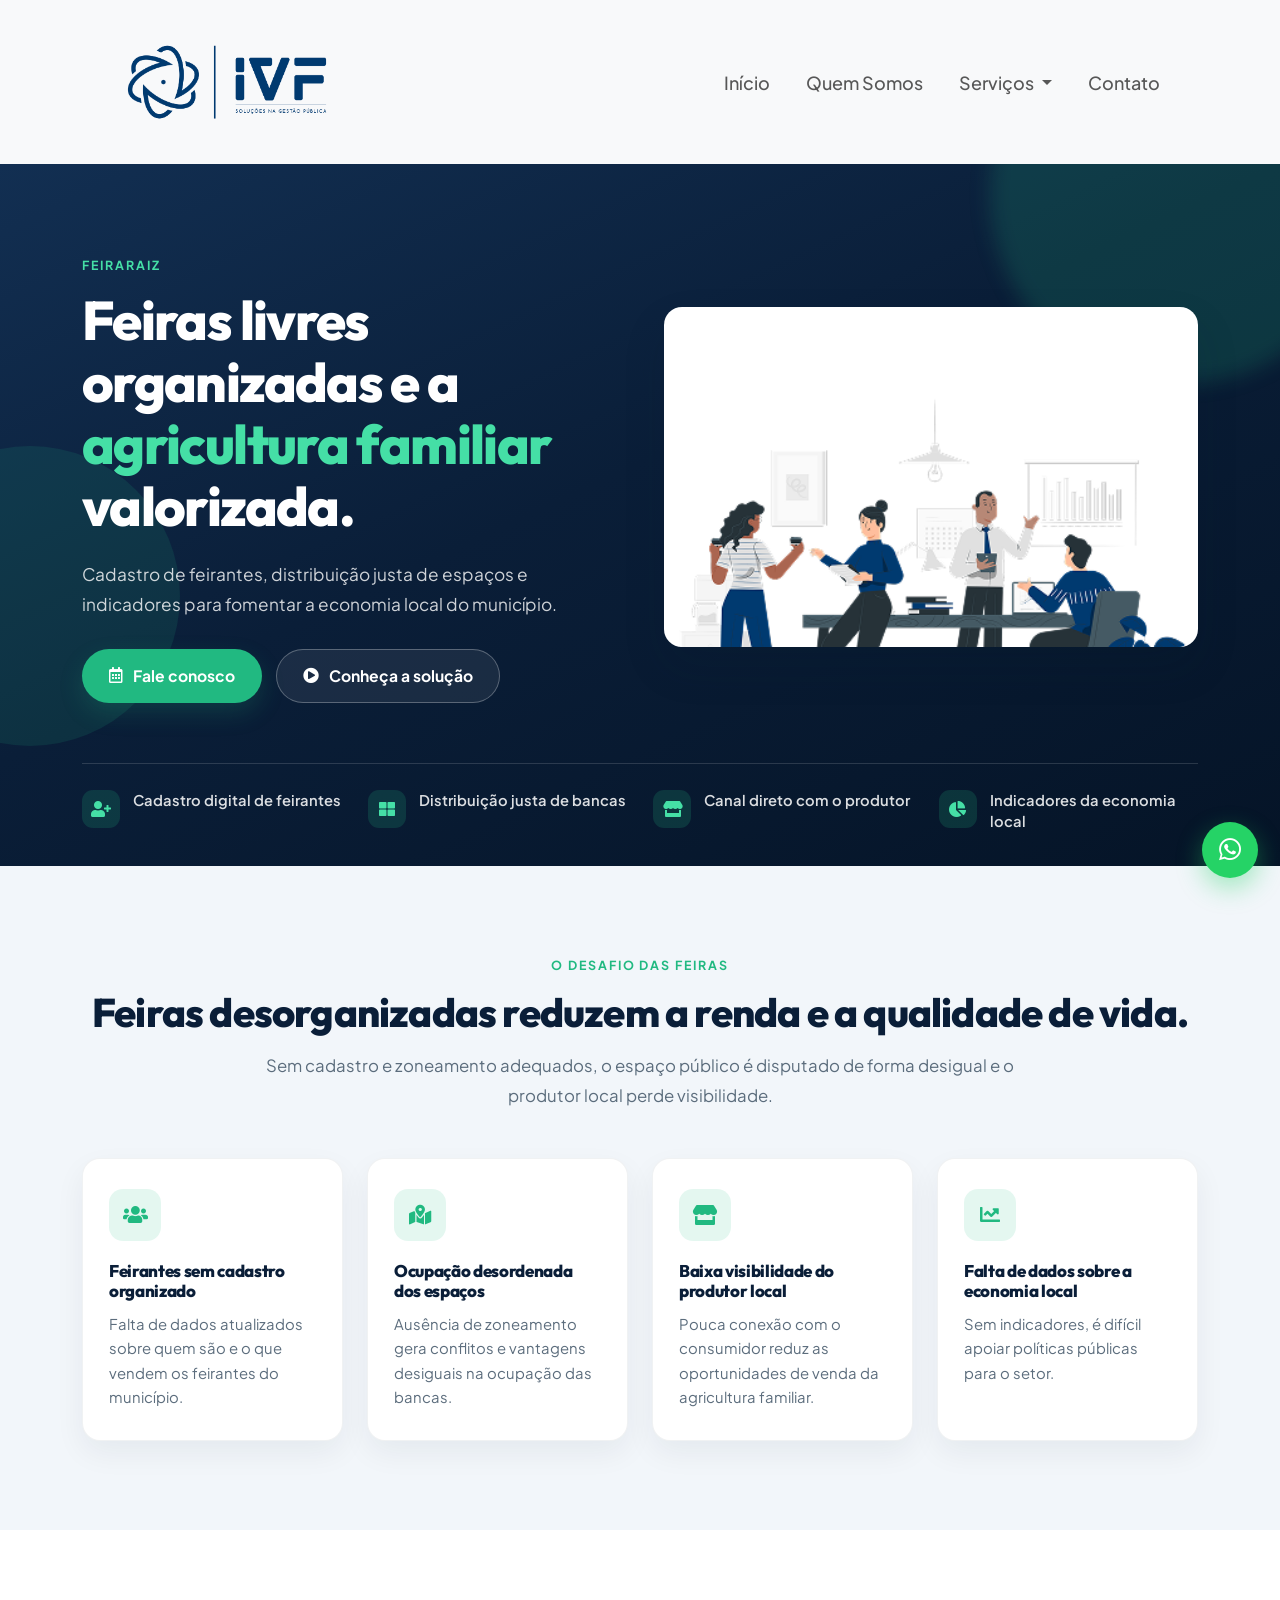
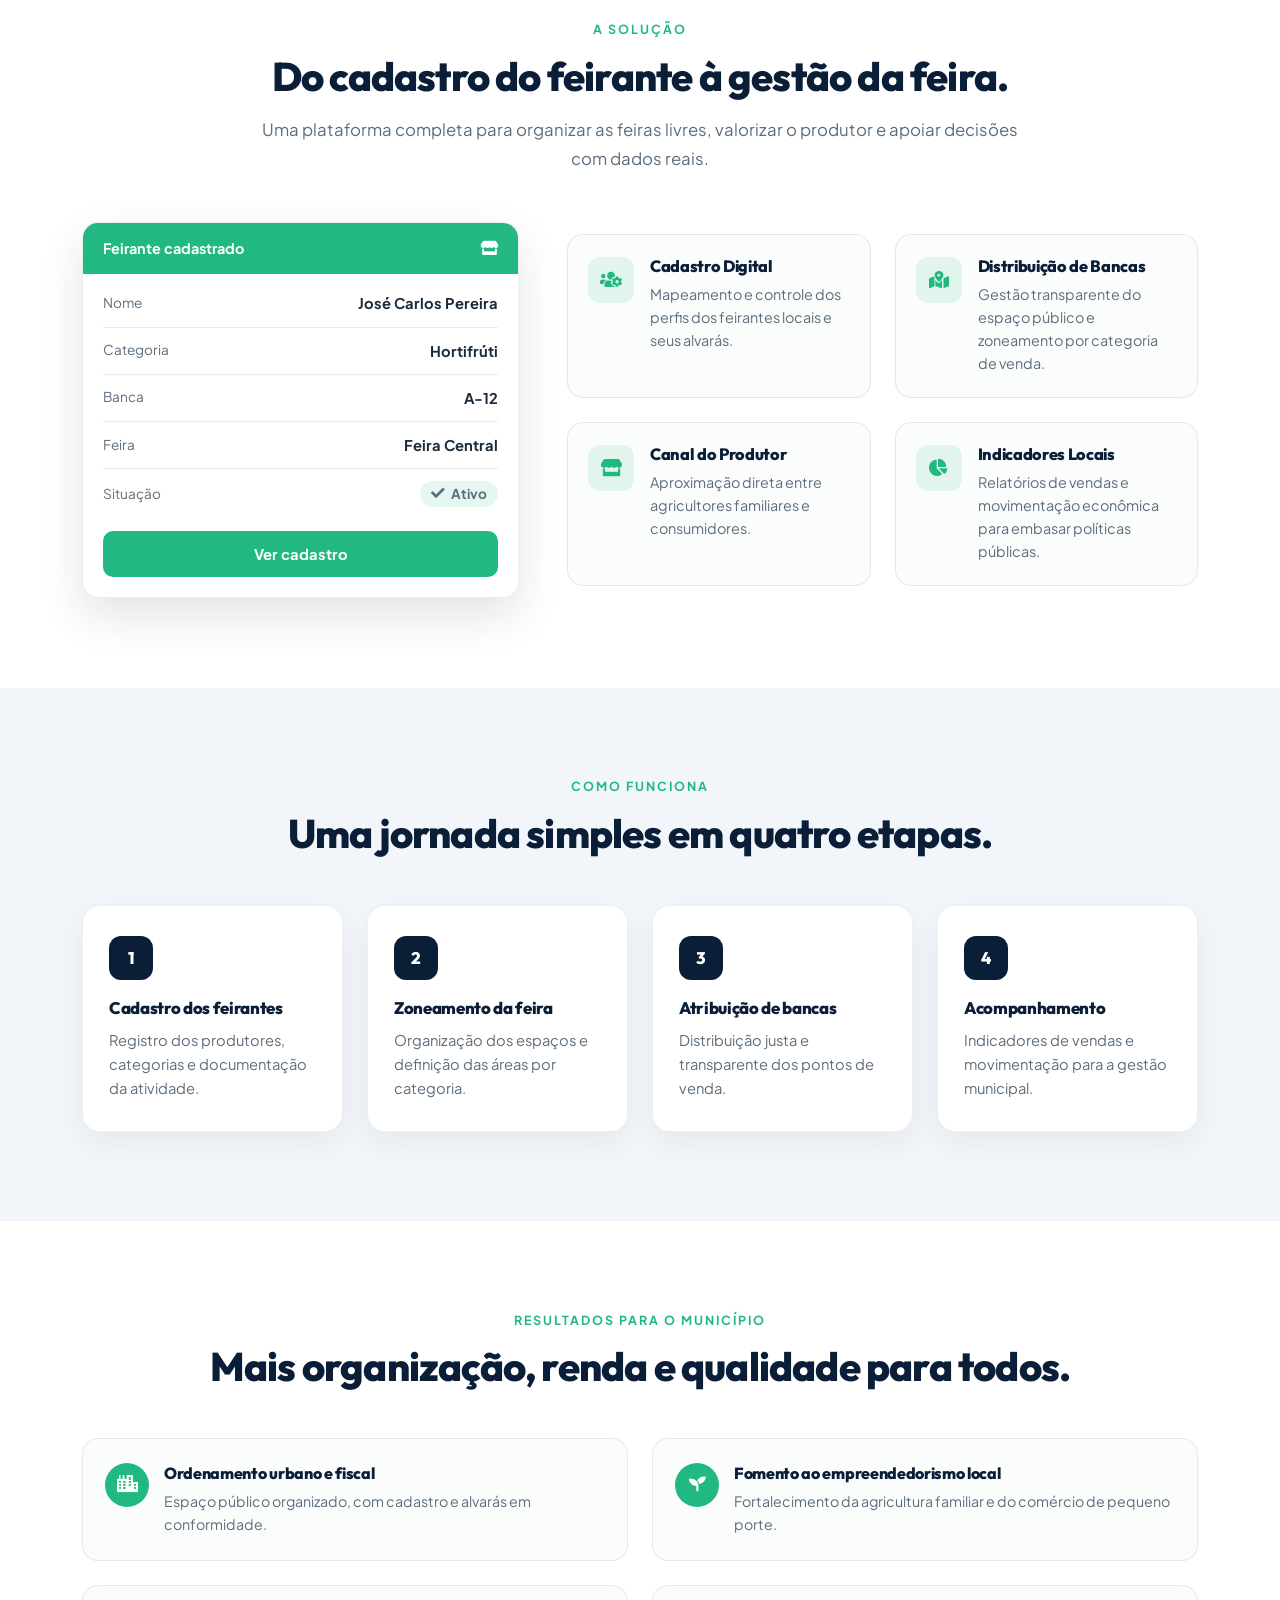
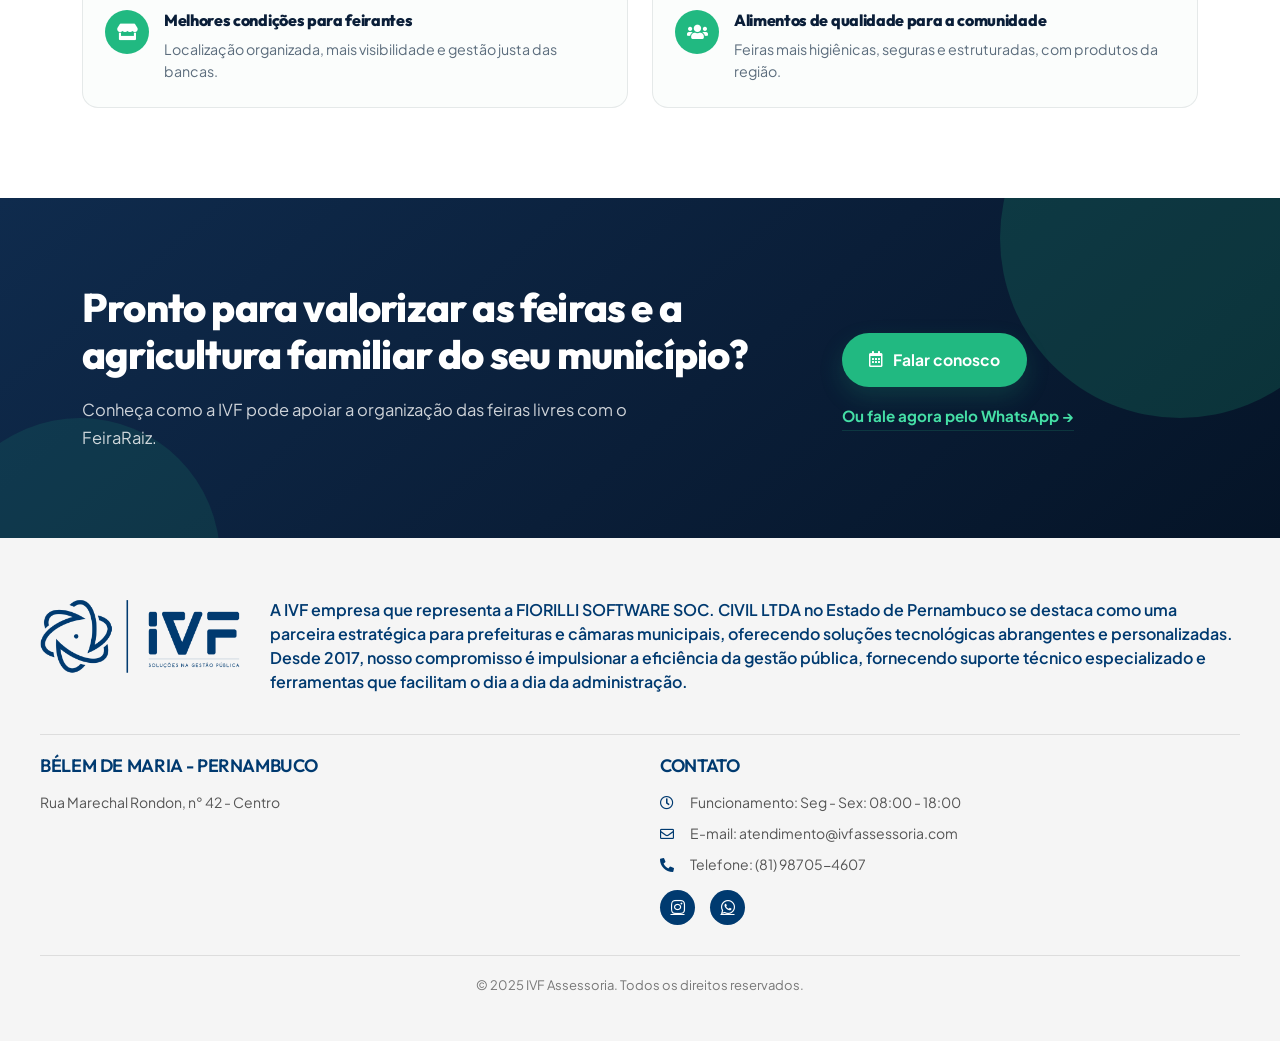
<file: feiraraiz.html>
<!DOCTYPE html>
<html lang="pt-br">
  <head>
    <meta charset="UTF-8" />
    <meta name="viewport" content="width=device-width, initial-scale=1.0" />
    <title>FeiraRaiz - IVF ASSESSORIA</title>
    <meta name="description" content="FeiraRaiz: cadastro de feirantes, distribuição justa de espaços e fomento à agricultura familiar e à economia local do município." />
    <link rel="preconnect" href="https://fonts.googleapis.com">
    <link rel="preconnect" href="https://fonts.gstatic.com" crossorigin>
    <link href="https://fonts.googleapis.com/css2?family=Outfit:wght@400;600;700;800&family=Plus+Jakarta+Sans:wght@400;500;600;700&display=swap" rel="stylesheet">
    <link href="https://cdn.jsdelivr.net/npm/bootstrap@5.3.2/dist/css/bootstrap.min.css" rel="stylesheet" integrity="sha384-T3c6CoIi6uLrA9TneNEoa7RxnatzjcDSCmG1MXxSR1GAsXEV/Dwwykc2MPK8M2HN" crossorigin="anonymous">
    <link rel="stylesheet" href="https://cdnjs.cloudflare.com/ajax/libs/font-awesome/5.15.4/css/all.min.css" integrity="sha512-1ycn6IcaQQ40/MKBW2W4Rhis/DbILU74C1vSrLJxCq57o941Ym01SwNsOMqvEBFlcgUa6xLiPY/NS5R+E6ztJQ==" crossorigin="anonymous" referrerpolicy="no-referrer" />
    <link rel="stylesheet" href="./assets/css/style.css" />
    <link rel="shortcut icon" type="image/x-icon" href="assets/imgs/icon_white.ico">
    <link rel="stylesheet" href="./assets/css/product-rd.css" />
  </head>
  <body class="rd-page">
    <!--Cabeçalho-->
    <header class="navbar navbar-expand-sm navbar-light bg-light">
      <div class="container">
        <a class="navbar-brand" href="index.html">
          <img src="./assets/imgs/icon_full_blue1.png" alt="Logo - IVF" />
        </a>
        <button class="navbar-toggler" type="button" data-bs-toggle="collapse" data-bs-target="#navbarNav" aria-controls="navbarNav" aria-expanded="false" aria-label="Toggle navigation">
          <span class="navbar-toggler-icon"></span>
        </button>
        <div class="collapse navbar-collapse" id="navbarNav">
          <ul class="navbar-nav ms-auto">
            <li class="nav-item">
              <a class="nav-link" href="index.html#inicio">Início</a>
            </li>
            <li class="nav-item">
              <a class="nav-link" href="index.html#quem-somos">Quem Somos</a>
            </li>
            <li class="nav-item dropdown">
              <a class="nav-link dropdown-toggle" href="#" id="navbarDropdown" role="button" data-bs-toggle="dropdown" aria-expanded="false">
                Serviços
              </a>
              <ul class="dropdown-menu" aria-labelledby="navbarDropdown">
                <li class="dropdown-submenu">
                  <a class="dropdown-item dropdown-toggle" href="#">Softwares</a>
                  <ul class="dropdown-menu">
                    <li><a class="dropdown-item" href="educarteira.html">EduCarteira</a></li>
                    <li><a class="dropdown-item" href="recadastramento-imobiliario.html">Recadastramento Imobiliário</a></li>
                    <li><a class="dropdown-item" href="feiraraiz.html">FeiraRaiz</a></li>
                    <li><a class="dropdown-item" href="sgce.html">SGCE (Sistema de Gerenciamento de Estoque)</a></li>
                  </ul>
                </li>
                <li class="dropdown-submenu">
                  <a class="dropdown-item dropdown-toggle" href="#">Fiorilli</a>
                  <ul class="dropdown-menu">
                    <li><a class="dropdown-item" href="scpi.html">SCPI</a></li>
                    <li><a class="dropdown-item" href="sia.html">SIA</a></li>
                    <li><a class="dropdown-item" href="sip.html">SIP</a></li>
                  </ul>
                </li>
                <li><hr class="dropdown-divider"></li>
                <li><a class="dropdown-item" href="index.html#nossos-serviços">Outros Serviços</a></li>
              </ul>
            </li>
            <li class="nav-item">
              <a class="nav-link" href="index.html#contato">Contato</a>
            </li>
          </ul>
        </div>
      </div>
    </header>

    <!-- ===================== HERO ===================== -->
    <section class="rd-hero">
      <div class="container">
        <div class="row align-items-center g-5">
          <div class="col-lg-6">
            <span class="rd-eyebrow">FeiraRaiz</span>
            <h1 class="rd-hero-title">Feiras livres organizadas e a <em>agricultura familiar</em> valorizada.</h1>
            <p class="rd-hero-sub">Cadastro de feirantes, distribuição justa de espaços e indicadores para fomentar a economia local do município.</p>
            <div class="rd-hero-actions">
              <a href="https://wa.me/5581987054607" target="_blank" rel="noopener" class="rd-btn rd-btn--green">
                <i class="far fa-calendar-alt" aria-hidden="true"></i> Fale conosco
              </a>
              <a href="#solucao" class="rd-btn rd-btn--ghost">
                <i class="fas fa-play-circle" aria-hidden="true"></i> Conheça a solução
              </a>
            </div>
          </div>
          <div class="col-lg-6">
            <div class="rd-media rd-hero-shot">
              <img src="./assets/imgs/At the office-pana 1.png" alt="Ilustração de organização de feiras e agricultura familiar" loading="eager" />
            </div>
          </div>
        </div>

        <div class="rd-hero-strip">
          <div class="rd-strip-item">
            <i class="fas fa-user-plus" aria-hidden="true"></i>
            <p>Cadastro digital de feirantes</p>
          </div>
          <div class="rd-strip-item">
            <i class="fas fa-th-large" aria-hidden="true"></i>
            <p>Distribuição justa de bancas</p>
          </div>
          <div class="rd-strip-item">
            <i class="fas fa-store" aria-hidden="true"></i>
            <p>Canal direto com o produtor</p>
          </div>
          <div class="rd-strip-item">
            <i class="fas fa-chart-pie" aria-hidden="true"></i>
            <p>Indicadores da economia local</p>
          </div>
        </div>
      </div>
    </section>

    <!-- ===================== O DESAFIO ===================== -->
    <section class="rd-section rd-sand" id="desafio">
      <div class="container">
        <div class="rd-head--center">
          <span class="rd-eyebrow rd-eyebrow--green rd-eyebrow--center">O desafio das feiras</span>
          <h2 class="rd-h2">Feiras desorganizadas reduzem a renda e a qualidade de vida.</h2>
          <p class="rd-lead">Sem cadastro e zoneamento adequados, o espaço público é disputado de forma desigual e o produtor local perde visibilidade.</p>
        </div>

        <div class="row g-4">
          <div class="col-md-6 col-lg-3">
            <div class="rd-card">
              <span class="rd-card-ico"><i class="fas fa-users" aria-hidden="true"></i></span>
              <h3>Feirantes sem cadastro organizado</h3>
              <p>Falta de dados atualizados sobre quem são e o que vendem os feirantes do município.</p>
            </div>
          </div>
          <div class="col-md-6 col-lg-3">
            <div class="rd-card">
              <span class="rd-card-ico"><i class="fas fa-map-marked-alt" aria-hidden="true"></i></span>
              <h3>Ocupação desordenada dos espaços</h3>
              <p>Ausência de zoneamento gera conflitos e vantagens desiguais na ocupação das bancas.</p>
            </div>
          </div>
          <div class="col-md-6 col-lg-3">
            <div class="rd-card">
              <span class="rd-card-ico"><i class="fas fa-store" aria-hidden="true"></i></span>
              <h3>Baixa visibilidade do produtor local</h3>
              <p>Pouca conexão com o consumidor reduz as oportunidades de venda da agricultura familiar.</p>
            </div>
          </div>
          <div class="col-md-6 col-lg-3">
            <div class="rd-card">
              <span class="rd-card-ico"><i class="fas fa-chart-line" aria-hidden="true"></i></span>
              <h3>Falta de dados sobre a economia local</h3>
              <p>Sem indicadores, é difícil apoiar políticas públicas para o setor.</p>
            </div>
          </div>
        </div>
      </div>
    </section>

    <!-- ===================== A SOLUÇÃO ===================== -->
    <section class="rd-section" id="solucao">
      <div class="container">
        <div class="rd-head--center">
          <span class="rd-eyebrow rd-eyebrow--green rd-eyebrow--center">A solução</span>
          <h2 class="rd-h2">Do cadastro do feirante à gestão da feira.</h2>
          <p class="rd-lead">Uma plataforma completa para organizar as feiras livres, valorizar o produtor e apoiar decisões com dados reais.</p>
        </div>

        <div class="row g-5 align-items-center">
          <div class="col-lg-5">
            <div class="rd-prop">
              <div class="rd-prop-top">
                Feirante cadastrado
                <i class="fas fa-store" aria-hidden="true"></i>
              </div>
              <div class="rd-prop-body">
                <div class="rd-prop-row">
                  <span>Nome</span>
                  <strong>José Carlos Pereira</strong>
                </div>
                <div class="rd-prop-row">
                  <span>Categoria</span>
                  <strong>Hortifrúti</strong>
                </div>
                <div class="rd-prop-row">
                  <span>Banca</span>
                  <strong>A-12</strong>
                </div>
                <div class="rd-prop-row">
                  <span>Feira</span>
                  <strong>Feira Central</strong>
                </div>
                <div class="rd-prop-row">
                  <span>Situação</span>
                  <span class="rd-prop-status"><i class="fas fa-check" aria-hidden="true"></i> Ativo</span>
                </div>
              </div>
              <a href="#resultados" class="rd-prop-btn">Ver cadastro</a>
            </div>
          </div>

          <div class="col-lg-7">
            <div class="row g-4">
              <div class="col-sm-6">
                <div class="rd-feature">
                  <span class="rd-feature-ico"><i class="fas fa-users-cog" aria-hidden="true"></i></span>
                  <div>
                    <h3>Cadastro Digital</h3>
                    <p>Mapeamento e controle dos perfis dos feirantes locais e seus alvarás.</p>
                  </div>
                </div>
              </div>
              <div class="col-sm-6">
                <div class="rd-feature">
                  <span class="rd-feature-ico"><i class="fas fa-map-marked-alt" aria-hidden="true"></i></span>
                  <div>
                    <h3>Distribuição de Bancas</h3>
                    <p>Gestão transparente do espaço público e zoneamento por categoria de venda.</p>
                  </div>
                </div>
              </div>
              <div class="col-sm-6">
                <div class="rd-feature">
                  <span class="rd-feature-ico"><i class="fas fa-store" aria-hidden="true"></i></span>
                  <div>
                    <h3>Canal do Produtor</h3>
                    <p>Aproximação direta entre agricultores familiares e consumidores.</p>
                  </div>
                </div>
              </div>
              <div class="col-sm-6">
                <div class="rd-feature">
                  <span class="rd-feature-ico"><i class="fas fa-chart-pie" aria-hidden="true"></i></span>
                  <div>
                    <h3>Indicadores Locais</h3>
                    <p>Relatórios de vendas e movimentação econômica para embasar políticas públicas.</p>
                  </div>
                </div>
              </div>
            </div>
          </div>
        </div>
      </div>
    </section>

    <!-- ===================== COMO FUNCIONA ===================== -->
    <section class="rd-section rd-sand" id="como-funciona">
      <div class="container">
        <div class="rd-head--center">
          <span class="rd-eyebrow rd-eyebrow--green rd-eyebrow--center">Como funciona</span>
          <h2 class="rd-h2">Uma jornada simples em quatro etapas.</h2>
        </div>

        <div class="row g-4">
          <div class="col-md-6 col-lg-3">
            <div class="rd-step">
              <span class="rd-step-n">1</span>
              <h3>Cadastro dos feirantes</h3>
              <p>Registro dos produtores, categorias e documentação da atividade.</p>
            </div>
          </div>
          <div class="col-md-6 col-lg-3">
            <div class="rd-step">
              <span class="rd-step-n">2</span>
              <h3>Zoneamento da feira</h3>
              <p>Organização dos espaços e definição das áreas por categoria.</p>
            </div>
          </div>
          <div class="col-md-6 col-lg-3">
            <div class="rd-step">
              <span class="rd-step-n">3</span>
              <h3>Atribuição de bancas</h3>
              <p>Distribuição justa e transparente dos pontos de venda.</p>
            </div>
          </div>
          <div class="col-md-6 col-lg-3">
            <div class="rd-step">
              <span class="rd-step-n">4</span>
              <h3>Acompanhamento</h3>
              <p>Indicadores de vendas e movimentação para a gestão municipal.</p>
            </div>
          </div>
        </div>
      </div>
    </section>

    <!-- ===================== RESULTADOS ===================== -->
    <section class="rd-section" id="resultados">
      <div class="container">
        <div class="rd-head--center">
          <span class="rd-eyebrow rd-eyebrow--green rd-eyebrow--center">Resultados para o município</span>
          <h2 class="rd-h2">Mais organização, renda e qualidade para todos.</h2>
        </div>

        <div class="row g-4">
          <div class="col-md-6">
            <div class="rd-result">
              <i class="fas fa-city" aria-hidden="true"></i>
              <div>
                <h3>Ordenamento urbano e fiscal</h3>
                <p>Espaço público organizado, com cadastro e alvarás em conformidade.</p>
              </div>
            </div>
          </div>
          <div class="col-md-6">
            <div class="rd-result">
              <i class="fas fa-seedling" aria-hidden="true"></i>
              <div>
                <h3>Fomento ao empreendedorismo local</h3>
                <p>Fortalecimento da agricultura familiar e do comércio de pequeno porte.</p>
              </div>
            </div>
          </div>
          <div class="col-md-6">
            <div class="rd-result">
              <i class="fas fa-store" aria-hidden="true"></i>
              <div>
                <h3>Melhores condições para feirantes</h3>
                <p>Localização organizada, mais visibilidade e gestão justa das bancas.</p>
              </div>
            </div>
          </div>
          <div class="col-md-6">
            <div class="rd-result">
              <i class="fas fa-users" aria-hidden="true"></i>
              <div>
                <h3>Alimentos de qualidade para a comunidade</h3>
                <p>Feiras mais higiênicas, seguras e estruturadas, com produtos da região.</p>
              </div>
            </div>
          </div>
        </div>
      </div>
    </section>

    <!-- ===================== CTA FINAL ===================== -->
    <section class="rd-cta" id="contato">
      <div class="container">
        <div class="row align-items-center g-4">
          <div class="col-lg-8">
            <h2>Pronto para valorizar as feiras e a agricultura familiar do seu município?</h2>
            <p>Conheça como a IVF pode apoiar a organização das feiras livres com o FeiraRaiz.</p>
          </div>
          <div class="col-lg-4">
            <div class="rd-cta-actions">
              <a href="https://wa.me/5581987054607" target="_blank" rel="noopener" class="rd-btn rd-btn--green">
                <i class="far fa-calendar-alt" aria-hidden="true"></i> Falar conosco
              </a>
              <a href="https://wa.me/5581987054607" target="_blank" rel="noopener" class="rd-cta-wa">Ou fale agora pelo WhatsApp →</a>
            </div>
          </div>
        </div>
      </div>
    </section>

    <!-- WhatsApp flutuante -->
    <a class="rd-wa-float" href="https://wa.me/5581987054607" target="_blank" rel="noopener" aria-label="Falar no WhatsApp">
      <i class="fab fa-whatsapp" aria-hidden="true"></i>
    </a>

    <!-- Footer Section -->
    <footer class="footer">
      <div class="footer-container">
        <div class="footer-top">
          <div class="footer-logo">
            <img src="./assets/imgs/icon_full_blue.png" alt="IVF Logo">
          </div>
          <div class="footer-info">
            <p class="company-title">A IVF empresa que representa a FIORILLI SOFTWARE SOC. CIVIL LTDA no Estado de Pernambuco se destaca como uma parceira estratégica para prefeituras e câmaras municipais, oferecendo soluções tecnológicas abrangentes e personalizadas. Desde 2017, nosso compromisso é impulsionar a eficiência da gestão pública, fornecendo suporte técnico especializado e ferramentas que facilitam o dia a dia da administração.</p>
          </div>
        </div>

        <div class="footer-divider"></div>

        <div class="footer-bottom">
          <div class="footer-location">
            <h4>BÉLEM DE MARIA - PERNAMBUCO</h4>
                <p>Rua Marechal Rondon, n° 42 - Centro</p>
          </div>
          <div class="footer-contact">
            <h4>CONTATO</h4>
            <p><i class="far fa-clock"></i> Funcionamento: Seg - Sex: 08:00 - 18:00</p>
            <p><i class="far fa-envelope"></i> E-mail: atendimento@ivfassessoria.com</p>
            <p><i class="fas fa-phone-alt"></i> Telefone: (81) 98705-4607</p>
            <div class="footer-social">
              <a href="https://www.instagram.com/ivfassessoria/" target="_blank"><i class="fab fa-instagram"></i></a>
              <a href="https://wa.me/5581987054607" target="_blank"><i class="fab fa-whatsapp"></i></a>
            </div>
          </div>
        </div>

        <div class="footer-copyright">
          <p>&copy; 2025 IVF Assessoria. Todos os direitos reservados.</p>
        </div>
      </div>
    </footer>

    <script src="https://cdn.jsdelivr.net/npm/bootstrap@5.3.2/dist/js/bootstrap.bundle.min.js" integrity="sha384-C6RzsynM9kWDrMNeT87bh95OGNyZPhcTNXj1NW7RuBCsyN/o0jlpcV8Qyq46cDfL" crossorigin="anonymous"></script>
    <script src="./assets/script/script.js"></script>
  </body>
</html>
</file>
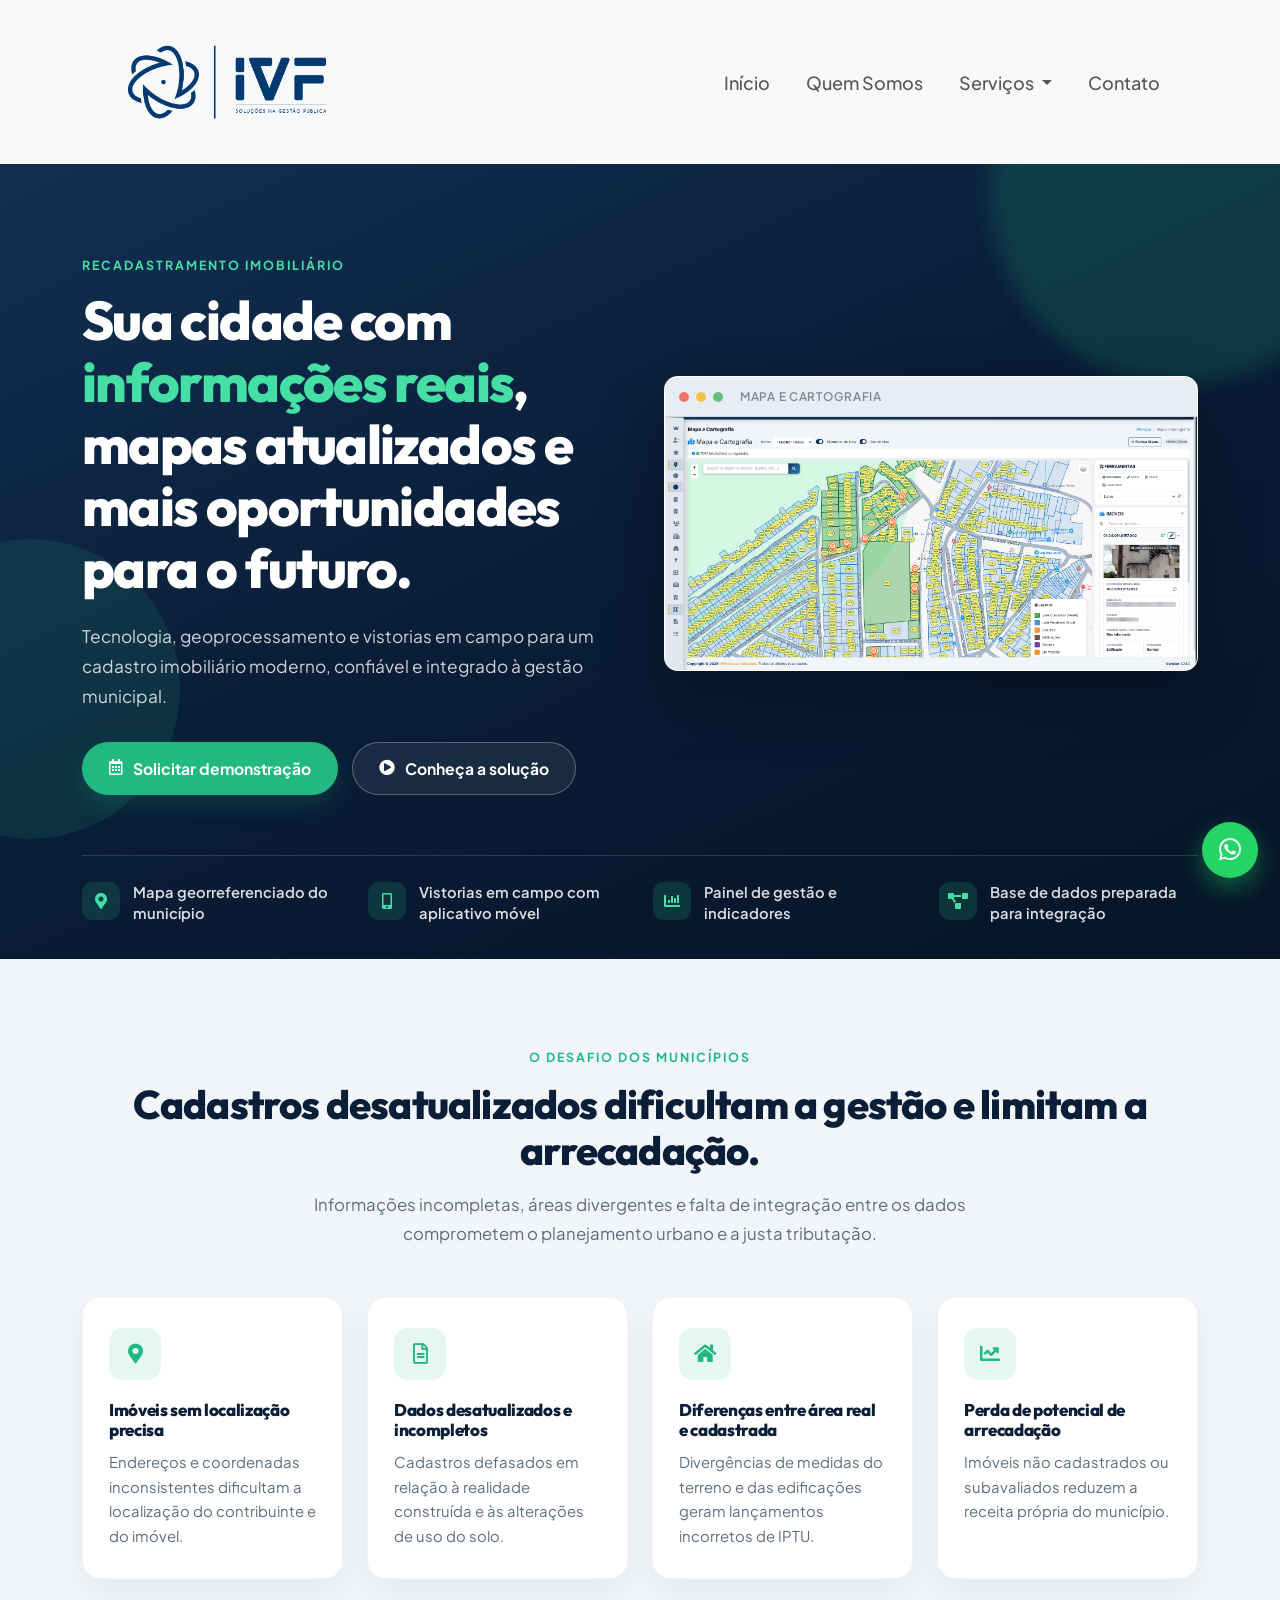
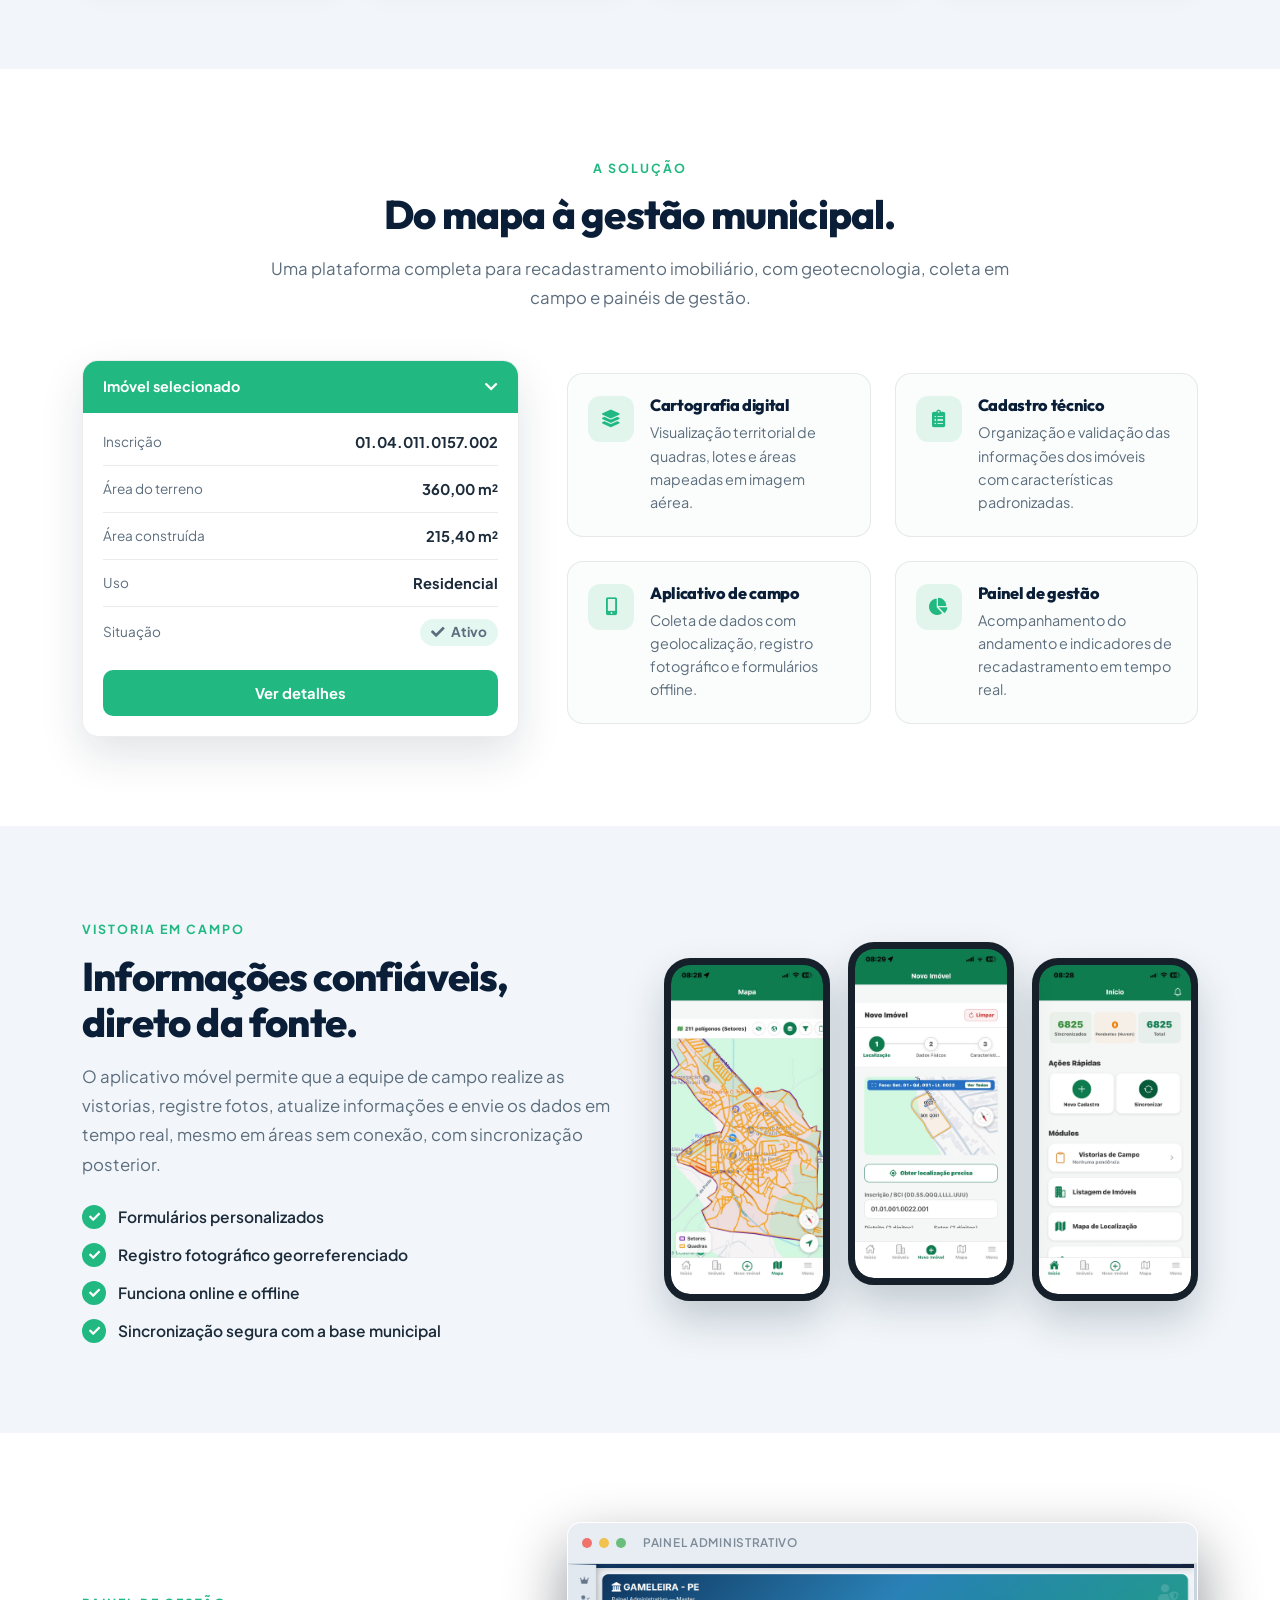
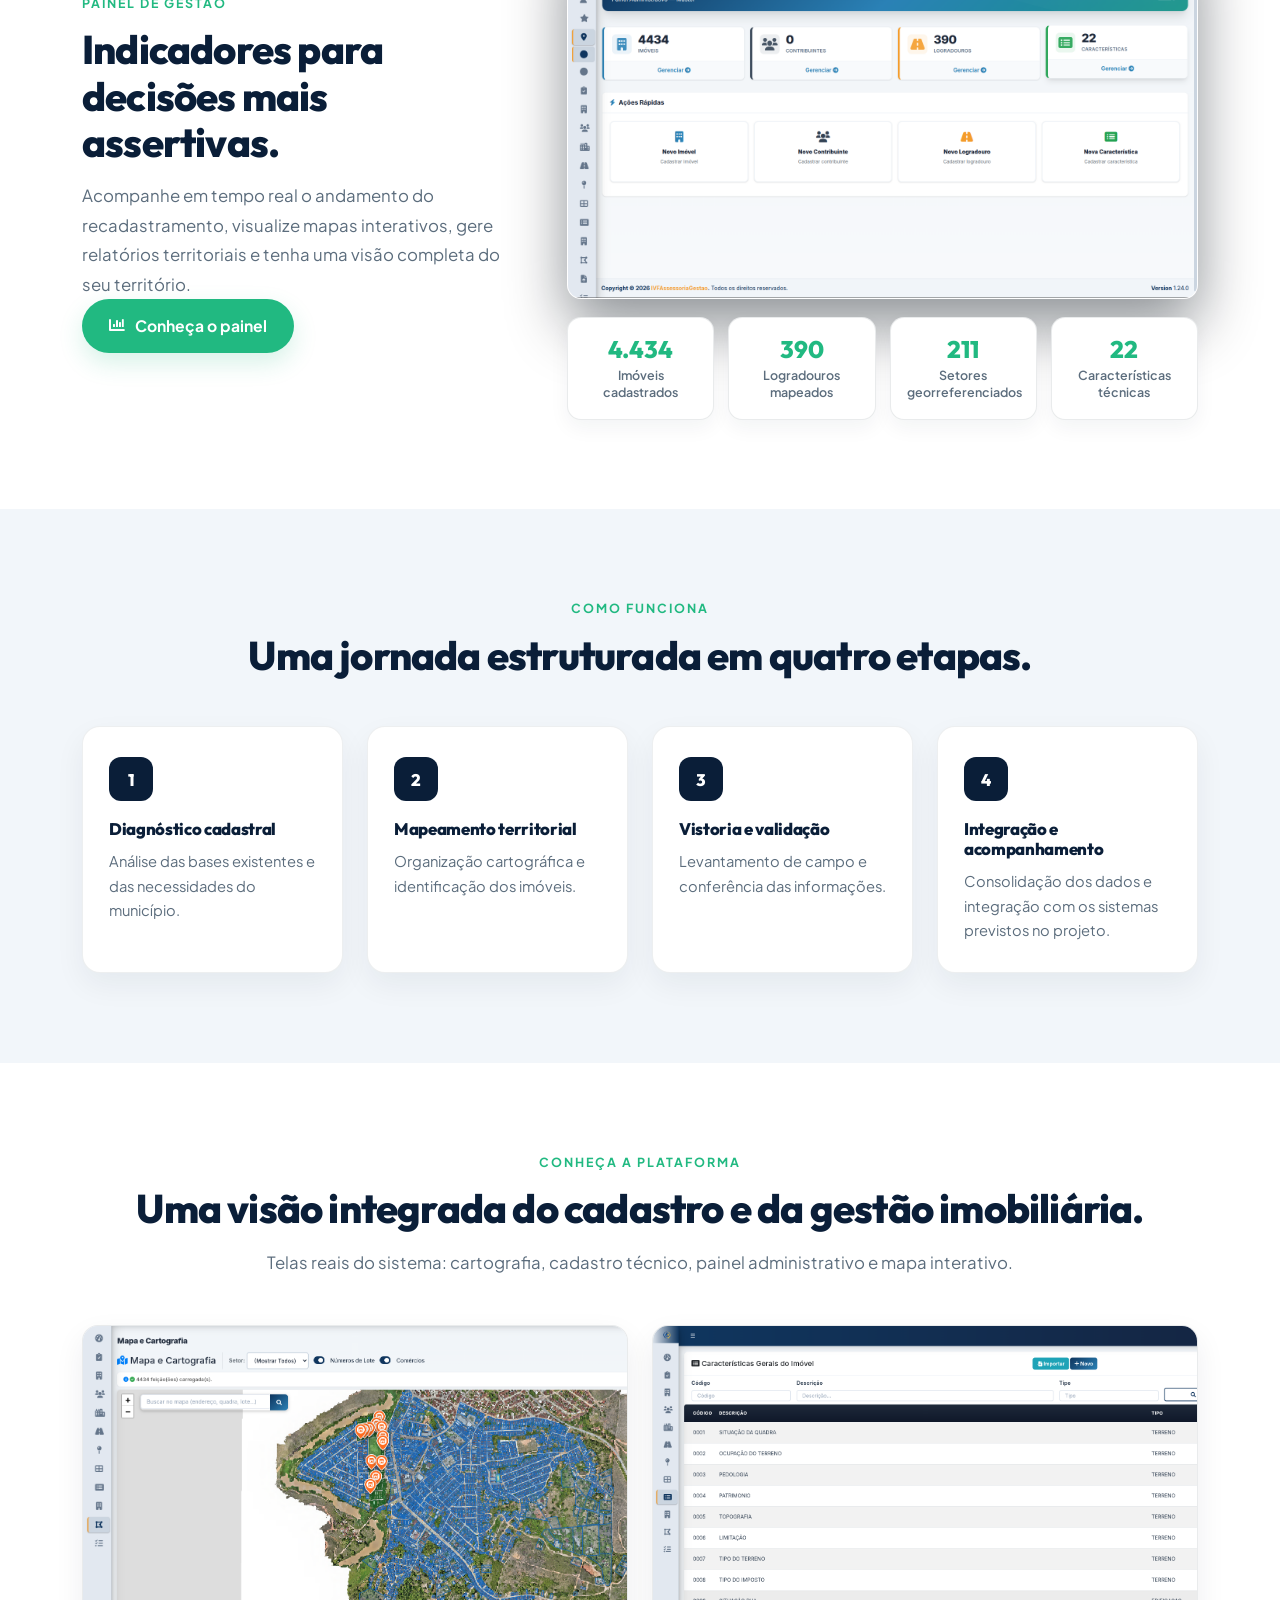
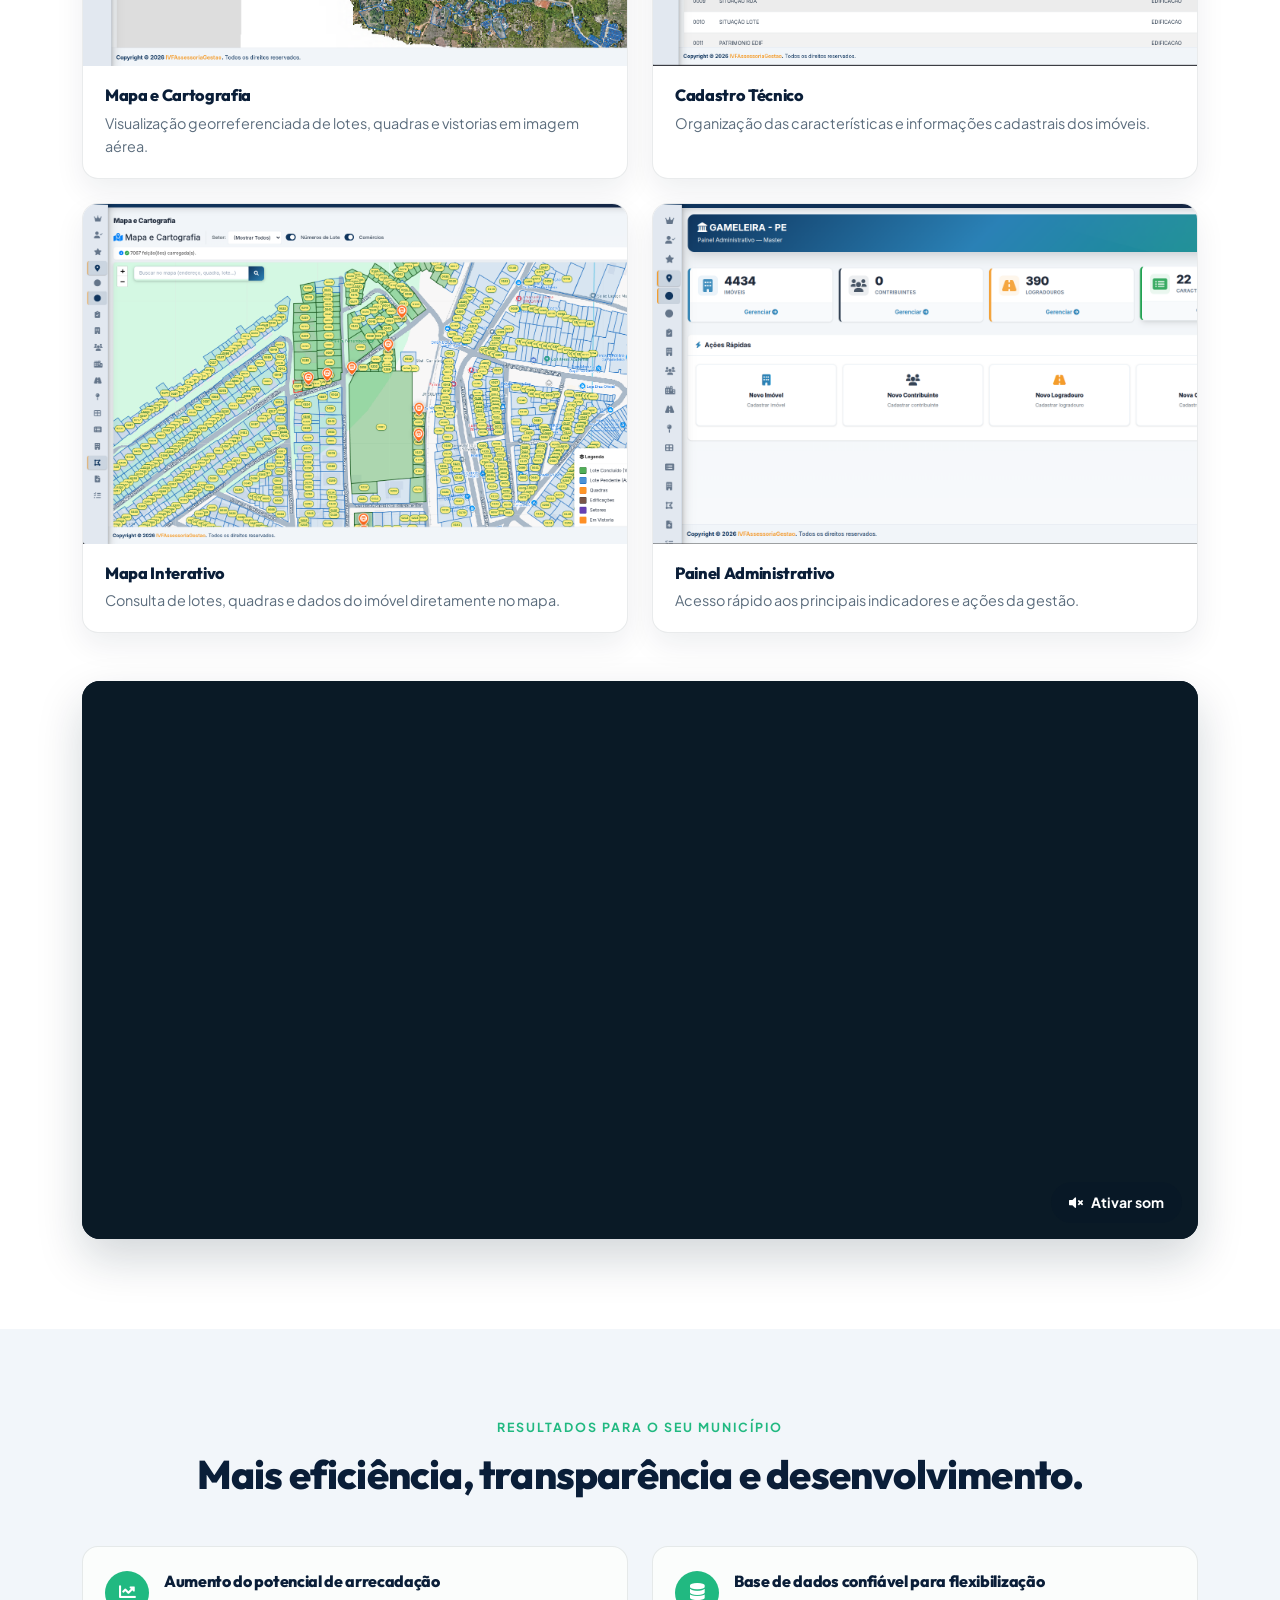
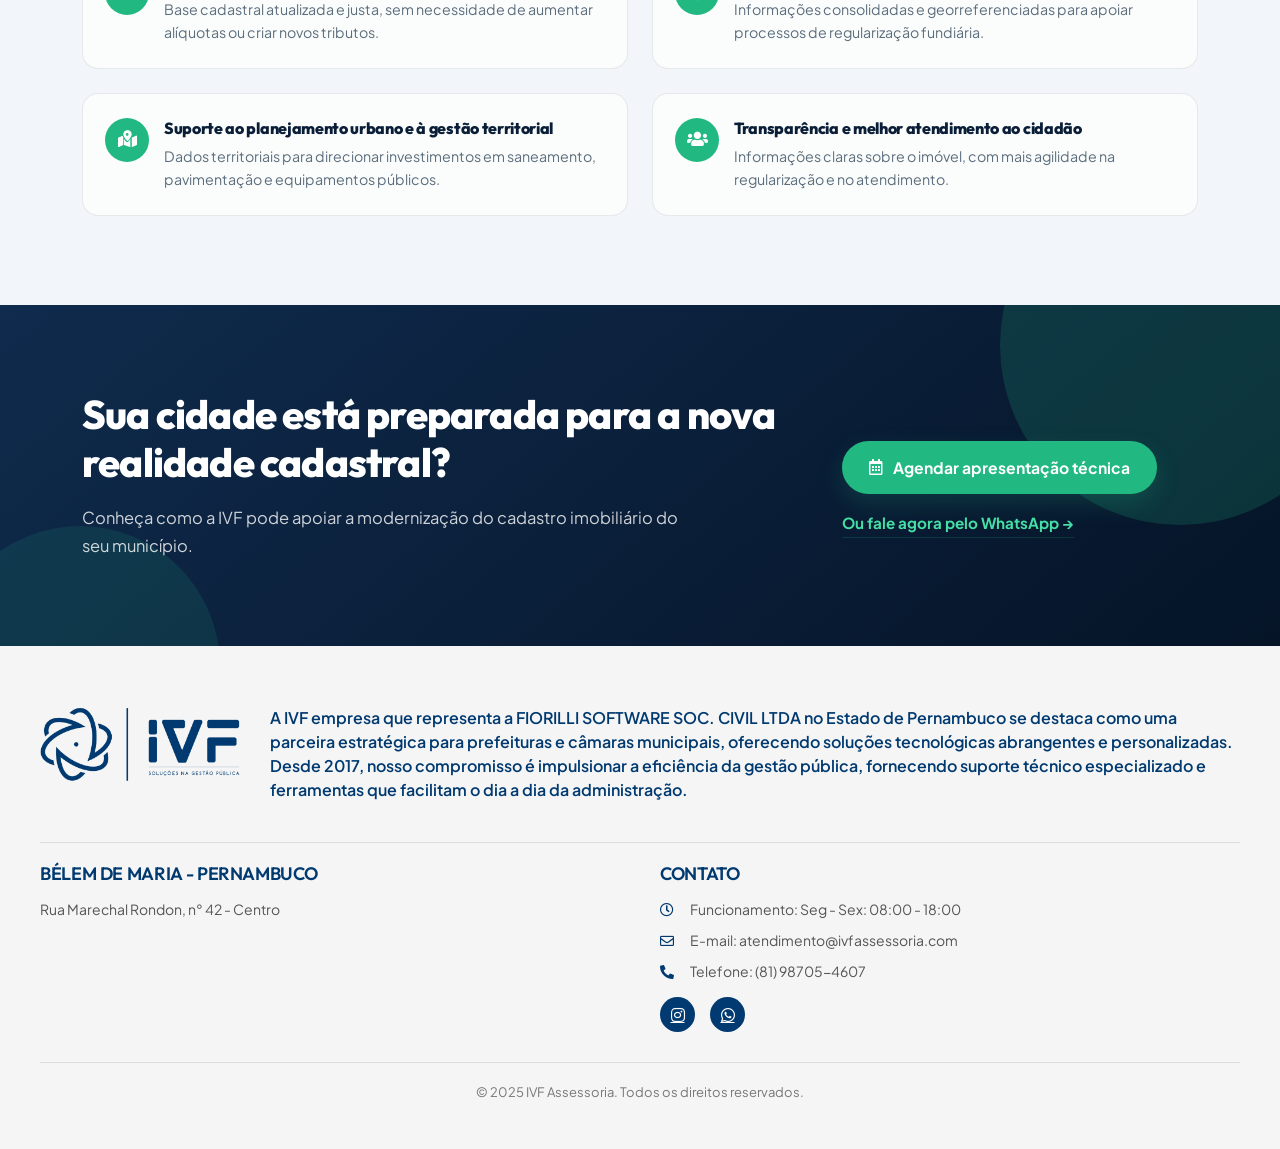
<file: recadastramento-imobiliario.html>
<!DOCTYPE html>
<html lang="pt-br">
  <head>
    <meta charset="UTF-8" />
    <meta name="viewport" content="width=device-width, initial-scale=1.0" />
    <title>Recadastramento Imobiliário - IVF ASSESSORIA</title>
    <meta name="description" content="Recadastramento Imobiliário IVF: tecnologia, geoprocessamento e vistorias em campo para um cadastro imobiliário moderno, confiável e integrado à gestão municipal." />
    <link rel="preconnect" href="https://fonts.googleapis.com">
    <link rel="preconnect" href="https://fonts.gstatic.com" crossorigin>
    <link href="https://fonts.googleapis.com/css2?family=Outfit:wght@400;600;700;800&family=Plus+Jakarta+Sans:wght@400;500;600;700&display=swap" rel="stylesheet">
    <link href="https://cdn.jsdelivr.net/npm/bootstrap@5.3.2/dist/css/bootstrap.min.css" rel="stylesheet" integrity="sha384-T3c6CoIi6uLrA9TneNEoa7RxnatzjcDSCmG1MXxSR1GAsXEV/Dwwykc2MPK8M2HN" crossorigin="anonymous">
    <link rel="stylesheet" href="https://cdnjs.cloudflare.com/ajax/libs/font-awesome/5.15.4/css/all.min.css" integrity="sha512-1ycn6IcaQQ40/MKBW2W4Rhis/DbILU74C1vSrLJxCq57o941Ym01SwNsOMqvEBFlcgUa6xLiPY/NS5R+E6ztJQ==" crossorigin="anonymous" referrerpolicy="no-referrer" />
    <link rel="stylesheet" href="./assets/css/style.css" />
    <link rel="shortcut icon" type="image/x-icon" href="assets/imgs/icon_white.ico">
    <link rel="stylesheet" href="./assets/css/product-rd.css" />
  </head>
  <body class="rd-page">
    <!--Cabeçalho-->
    <header class="navbar navbar-expand-sm navbar-light bg-light">
      <div class="container">
        <a class="navbar-brand" href="index.html">
          <img src="./assets/imgs/icon_full_blue1.png" alt="Logo - IVF" />
        </a>
        <button class="navbar-toggler" type="button" data-bs-toggle="collapse" data-bs-target="#navbarNav" aria-controls="navbarNav" aria-expanded="false" aria-label="Toggle navigation">
          <span class="navbar-toggler-icon"></span>
        </button>
        <div class="collapse navbar-collapse" id="navbarNav">
          <ul class="navbar-nav ms-auto">
            <li class="nav-item">
              <a class="nav-link" href="index.html#inicio">Início</a>
            </li>
            <li class="nav-item">
              <a class="nav-link" href="index.html#quem-somos">Quem Somos</a>
            </li>
            <li class="nav-item dropdown">
              <a class="nav-link dropdown-toggle" href="#" id="navbarDropdown" role="button" data-bs-toggle="dropdown" aria-expanded="false">
                Serviços
              </a>
              <ul class="dropdown-menu" aria-labelledby="navbarDropdown">
                <li class="dropdown-submenu">
                  <a class="dropdown-item dropdown-toggle" href="#">Softwares</a>
                  <ul class="dropdown-menu">
                    <li><a class="dropdown-item" href="educarteira.html">EduCarteira</a></li>
                    <li><a class="dropdown-item" href="recadastramento-imobiliario.html">Recadastramento Imobiliário</a></li>
                    <li><a class="dropdown-item" href="feiraraiz.html">FeiraRaiz</a></li>
                    <li><a class="dropdown-item" href="sgce.html">SGCE (Sistema de Gerenciamento de Estoque)</a></li>
                  </ul>
                </li>
                <li class="dropdown-submenu">
                  <a class="dropdown-item dropdown-toggle" href="#">Fiorilli</a>
                  <ul class="dropdown-menu">
                    <li><a class="dropdown-item" href="scpi.html">SCPI</a></li>
                    <li><a class="dropdown-item" href="sia.html">SIA</a></li>
                    <li><a class="dropdown-item" href="sip.html">SIP</a></li>
                  </ul>
                </li>
                <li><hr class="dropdown-divider"></li>
                <li><a class="dropdown-item" href="index.html#nossos-serviços">Outros Serviços</a></li>
              </ul>
            </li>
            <li class="nav-item">
              <a class="nav-link" href="index.html#contato">Contato</a>
            </li>
          </ul>
        </div>
      </div>
    </header>

    <!-- ===================== HERO ===================== -->
    <section class="rd-hero">
      <div class="container">
        <div class="row align-items-center g-5">
          <div class="col-lg-6">
            <span class="rd-eyebrow">Recadastramento Imobiliário</span>
            <h1 class="rd-hero-title">Sua cidade com <em>informações reais</em>, mapas atualizados e mais oportunidades para o futuro.</h1>
            <p class="rd-hero-sub">Tecnologia, geoprocessamento e vistorias em campo para um cadastro imobiliário moderno, confiável e integrado à gestão municipal.</p>
            <div class="rd-hero-actions">
              <a href="https://wa.me/5581987054607" target="_blank" rel="noopener" class="rd-btn rd-btn--green">
                <i class="far fa-calendar-alt" aria-hidden="true"></i> Solicitar demonstração
              </a>
              <a href="#solucao" class="rd-btn rd-btn--ghost">
                <i class="fas fa-play-circle" aria-hidden="true"></i> Conheça a solução
              </a>
            </div>
          </div>
          <div class="col-lg-6">
            <div class="rd-shot rd-hero-shot">
              <div class="rd-shot-bar">
                <span></span><span></span><span></span>
                <b>MAPA E CARTOGRAFIA</b>
              </div>
              <img src="./assets/imgs/recad_imob5.png" alt="Mapa interativo com lotes, quadras e dados dos imóveis do município" loading="eager" />
            </div>
          </div>
        </div>

        <div class="rd-hero-strip">
          <div class="rd-strip-item">
            <i class="fas fa-map-marker-alt" aria-hidden="true"></i>
            <p>Mapa georreferenciado do município</p>
          </div>
          <div class="rd-strip-item">
            <i class="fas fa-mobile-alt" aria-hidden="true"></i>
            <p>Vistorias em campo com aplicativo móvel</p>
          </div>
          <div class="rd-strip-item">
            <i class="fas fa-chart-bar" aria-hidden="true"></i>
            <p>Painel de gestão e indicadores</p>
          </div>
          <div class="rd-strip-item">
            <i class="fas fa-project-diagram" aria-hidden="true"></i>
            <p>Base de dados preparada para integração</p>
          </div>
        </div>
      </div>
    </section>

    <!-- ===================== O DESAFIO ===================== -->
    <section class="rd-section rd-sand" id="desafio">
      <div class="container">
        <div class="rd-head--center">
          <span class="rd-eyebrow rd-eyebrow--green rd-eyebrow--center">O desafio dos municípios</span>
          <h2 class="rd-h2">Cadastros desatualizados dificultam a gestão e limitam a arrecadação.</h2>
          <p class="rd-lead">Informações incompletas, áreas divergentes e falta de integração entre os dados comprometem o planejamento urbano e a justa tributação.</p>
        </div>

        <div class="row g-4">
          <div class="col-md-6 col-lg-3">
            <div class="rd-card">
              <span class="rd-card-ico"><i class="fas fa-map-marker-alt" aria-hidden="true"></i></span>
              <h3>Imóveis sem localização precisa</h3>
              <p>Endereços e coordenadas inconsistentes dificultam a localização do contribuinte e do imóvel.</p>
            </div>
          </div>
          <div class="col-md-6 col-lg-3">
            <div class="rd-card">
              <span class="rd-card-ico"><i class="far fa-file-alt" aria-hidden="true"></i></span>
              <h3>Dados desatualizados e incompletos</h3>
              <p>Cadastros defasados em relação à realidade construída e às alterações de uso do solo.</p>
            </div>
          </div>
          <div class="col-md-6 col-lg-3">
            <div class="rd-card">
              <span class="rd-card-ico"><i class="fas fa-home" aria-hidden="true"></i></span>
              <h3>Diferenças entre área real e cadastrada</h3>
              <p>Divergências de medidas do terreno e das edificações geram lançamentos incorretos de IPTU.</p>
            </div>
          </div>
          <div class="col-md-6 col-lg-3">
            <div class="rd-card">
              <span class="rd-card-ico"><i class="fas fa-chart-line" aria-hidden="true"></i></span>
              <h3>Perda de potencial de arrecadação</h3>
              <p>Imóveis não cadastrados ou subavaliados reduzem a receita própria do município.</p>
            </div>
          </div>
        </div>
      </div>
    </section>

    <!-- ===================== A SOLUÇÃO ===================== -->
    <section class="rd-section" id="solucao">
      <div class="container">
        <div class="rd-head--center">
          <span class="rd-eyebrow rd-eyebrow--green rd-eyebrow--center">A solução</span>
          <h2 class="rd-h2">Do mapa à gestão municipal.</h2>
          <p class="rd-lead">Uma plataforma completa para recadastramento imobiliário, com geotecnologia, coleta em campo e painéis de gestão.</p>
        </div>

        <div class="row g-5 align-items-center">
          <div class="col-lg-5">
            <div class="rd-prop">
              <div class="rd-prop-top">
                Imóvel selecionado
                <i class="fas fa-chevron-down" aria-hidden="true"></i>
              </div>
              <div class="rd-prop-body">
                <div class="rd-prop-row">
                  <span>Inscrição</span>
                  <strong>01.04.011.0157.002</strong>
                </div>
                <div class="rd-prop-row">
                  <span>Área do terreno</span>
                  <strong>360,00 m²</strong>
                </div>
                <div class="rd-prop-row">
                  <span>Área construída</span>
                  <strong>215,40 m²</strong>
                </div>
                <div class="rd-prop-row">
                  <span>Uso</span>
                  <strong>Residencial</strong>
                </div>
                <div class="rd-prop-row">
                  <span>Situação</span>
                  <span class="rd-prop-status"><i class="fas fa-check" aria-hidden="true"></i> Ativo</span>
                </div>
              </div>
              <a href="#plataforma" class="rd-prop-btn">Ver detalhes</a>
            </div>
          </div>

          <div class="col-lg-7">
            <div class="row g-4">
              <div class="col-sm-6">
                <div class="rd-feature">
                  <span class="rd-feature-ico"><i class="fas fa-layer-group" aria-hidden="true"></i></span>
                  <div>
                    <h3>Cartografia digital</h3>
                    <p>Visualização territorial de quadras, lotes e áreas mapeadas em imagem aérea.</p>
                  </div>
                </div>
              </div>
              <div class="col-sm-6">
                <div class="rd-feature">
                  <span class="rd-feature-ico"><i class="fas fa-clipboard-list" aria-hidden="true"></i></span>
                  <div>
                    <h3>Cadastro técnico</h3>
                    <p>Organização e validação das informações dos imóveis com características padronizadas.</p>
                  </div>
                </div>
              </div>
              <div class="col-sm-6">
                <div class="rd-feature">
                  <span class="rd-feature-ico"><i class="fas fa-mobile-alt" aria-hidden="true"></i></span>
                  <div>
                    <h3>Aplicativo de campo</h3>
                    <p>Coleta de dados com geolocalização, registro fotográfico e formulários offline.</p>
                  </div>
                </div>
              </div>
              <div class="col-sm-6">
                <div class="rd-feature">
                  <span class="rd-feature-ico"><i class="fas fa-chart-pie" aria-hidden="true"></i></span>
                  <div>
                    <h3>Painel de gestão</h3>
                    <p>Acompanhamento do andamento e indicadores de recadastramento em tempo real.</p>
                  </div>
                </div>
              </div>
            </div>
          </div>
        </div>
      </div>
    </section>

    <!-- ===================== VISTORIA EM CAMPO ===================== -->
    <section class="rd-section rd-sand" id="vistoria">
      <div class="container">
        <div class="row g-5 align-items-center">
          <div class="col-lg-6">
            <span class="rd-eyebrow rd-eyebrow--green">Vistoria em campo</span>
            <h2 class="rd-h2">Informações confiáveis, direto da fonte.</h2>
            <p class="rd-lead" style="margin-left:0;">O aplicativo móvel permite que a equipe de campo realize as vistorias, registre fotos, atualize informações e envie os dados em tempo real, mesmo em áreas sem conexão, com sincronização posterior.</p>
            <ul class="rd-checks">
              <li><i class="fas fa-check" aria-hidden="true"></i> Formulários personalizados</li>
              <li><i class="fas fa-check" aria-hidden="true"></i> Registro fotográfico georreferenciado</li>
              <li><i class="fas fa-check" aria-hidden="true"></i> Funciona online e offline</li>
              <li><i class="fas fa-check" aria-hidden="true"></i> Sincronização segura com a base municipal</li>
            </ul>
          </div>
          <div class="col-lg-6">
            <div class="rd-phones">
              <div class="rd-phone">
                <img src="./assets/imgs/cadimobatt2.jpeg" alt="Tela de mapa no aplicativo de vistoria de campo" loading="lazy" />
              </div>
              <div class="rd-phone rd-phone--lift">
                <img src="./assets/imgs/cadimobatt3.jpeg" alt="Formulário de novo imóvel no aplicativo de vistoria" loading="lazy" />
              </div>
              <div class="rd-phone">
                <img src="./assets/imgs/cadimobatt1.jpeg" alt="Tela inicial do aplicativo de vistoria de campo" loading="lazy" />
              </div>
            </div>
          </div>
        </div>
      </div>
    </section>

    <!-- ===================== PAINEL DE GESTÃO ===================== -->
    <section class="rd-section" id="painel">
      <div class="container">
        <div class="row g-5 align-items-center">
          <div class="col-lg-5">
            <span class="rd-eyebrow rd-eyebrow--green">Painel de gestão</span>
            <h2 class="rd-h2">Indicadores para decisões mais assertivas.</h2>
            <p class="rd-lead" style="margin-left:0;">Acompanhe em tempo real o andamento do recadastramento, visualize mapas interativos, gere relatórios territoriais e tenha uma visão completa do seu território.</p>
            <a href="https://wa.me/5581987054607" target="_blank" rel="noopener" class="rd-btn rd-btn--green">
              <i class="fas fa-chart-bar" aria-hidden="true"></i> Conheça o painel
            </a>
          </div>
          <div class="col-lg-7">
            <div class="rd-shot">
              <div class="rd-shot-bar">
                <span></span><span></span><span></span>
                <b>PAINEL ADMINISTRATIVO</b>
              </div>
              <img src="./assets/imgs/recad_imob3.png" alt="Painel administrativo com indicadores do recadastramento imobiliário" loading="lazy" />
            </div>
            <div class="rd-stats">
              <div class="rd-stat">
                <b>4.434</b>
                <span>Imóveis cadastrados</span>
              </div>
              <div class="rd-stat">
                <b>390</b>
                <span>Logradouros mapeados</span>
              </div>
              <div class="rd-stat">
                <b>211</b>
                <span>Setores georreferenciados</span>
              </div>
              <div class="rd-stat">
                <b>22</b>
                <span>Características técnicas</span>
              </div>
            </div>
          </div>
        </div>
      </div>
    </section>

    <!-- ===================== COMO FUNCIONA ===================== -->
    <section class="rd-section rd-sand" id="como-funciona">
      <div class="container">
        <div class="rd-head--center">
          <span class="rd-eyebrow rd-eyebrow--green rd-eyebrow--center">Como funciona</span>
          <h2 class="rd-h2">Uma jornada estruturada em quatro etapas.</h2>
        </div>

        <div class="row g-4">
          <div class="col-md-6 col-lg-3">
            <div class="rd-step">
              <span class="rd-step-n">1</span>
              <h3>Diagnóstico cadastral</h3>
              <p>Análise das bases existentes e das necessidades do município.</p>
            </div>
          </div>
          <div class="col-md-6 col-lg-3">
            <div class="rd-step">
              <span class="rd-step-n">2</span>
              <h3>Mapeamento territorial</h3>
              <p>Organização cartográfica e identificação dos imóveis.</p>
            </div>
          </div>
          <div class="col-md-6 col-lg-3">
            <div class="rd-step">
              <span class="rd-step-n">3</span>
              <h3>Vistoria e validação</h3>
              <p>Levantamento de campo e conferência das informações.</p>
            </div>
          </div>
          <div class="col-md-6 col-lg-3">
            <div class="rd-step">
              <span class="rd-step-n">4</span>
              <h3>Integração e acompanhamento</h3>
              <p>Consolidação dos dados e integração com os sistemas previstos no projeto.</p>
            </div>
          </div>
        </div>
      </div>
    </section>

    <!-- ===================== PLATAFORMA ===================== -->
    <section class="rd-section" id="plataforma">
      <div class="container">
        <div class="rd-head--center">
          <span class="rd-eyebrow rd-eyebrow--green rd-eyebrow--center">Conheça a plataforma</span>
          <h2 class="rd-h2">Uma visão integrada do cadastro e da gestão imobiliária.</h2>
          <p class="rd-lead">Telas reais do sistema: cartografia, cadastro técnico, painel administrativo e mapa interativo.</p>
        </div>

        <div class="row g-4">
          <div class="col-md-6">
            <div class="rd-gallery-card">
              <figure>
                <img src="./assets/imgs/recad_imob1.png" alt="Tela de mapa e cartografia do sistema de Recadastramento Imobiliário" loading="lazy" />
                <figcaption>
                  <h3>Mapa e Cartografia</h3>
                  <p>Visualização georreferenciada de lotes, quadras e vistorias em imagem aérea.</p>
                </figcaption>
              </figure>
            </div>
          </div>
          <div class="col-md-6">
            <div class="rd-gallery-card">
              <figure>
                <img src="./assets/imgs/recad_imob2.png" alt="Tela de características gerais dos imóveis no sistema de Recadastramento Imobiliário" loading="lazy" />
                <figcaption>
                  <h3>Cadastro Técnico</h3>
                  <p>Organização das características e informações cadastrais dos imóveis.</p>
                </figcaption>
              </figure>
            </div>
          </div>
          <div class="col-md-6">
            <div class="rd-gallery-card">
              <figure>
                <img src="./assets/imgs/recad_imob5.png" alt="Mapa interativo com lotes e informações dos imóveis" loading="lazy" />
                <figcaption>
                  <h3>Mapa Interativo</h3>
                  <p>Consulta de lotes, quadras e dados do imóvel diretamente no mapa.</p>
                </figcaption>
              </figure>
            </div>
          </div>
          <div class="col-md-6">
            <div class="rd-gallery-card">
              <figure>
                <img src="./assets/imgs/recad_imob3.png" alt="Painel administrativo do sistema de Recadastramento Imobiliário" loading="lazy" />
                <figcaption>
                  <h3>Painel Administrativo</h3>
                  <p>Acesso rápido aos principais indicadores e ações da gestão.</p>
                </figcaption>
              </figure>
            </div>
          </div>
        </div>

        <div class="rd-video-frame mt-5">
          <video id="rd-platform-video" autoplay loop muted playsinline preload="metadata" aria-label="Demonstração da plataforma de Recadastramento Imobiliário">
            <source src="./assets/imgs/WhatsApp%20Video%202026-10-13%20at%2007.43.48.mp4" type="video/mp4" />
            Seu navegador não oferece suporte à reprodução de vídeo.
          </video>
          <button id="rd-video-mute-button" class="rd-video-btn" type="button" aria-label="Ativar som do vídeo" aria-pressed="true">
            <i class="fas fa-volume-mute" aria-hidden="true"></i>
            <span>Ativar som</span>
          </button>
        </div>
      </div>
    </section>

    <!-- ===================== RESULTADOS ===================== -->
    <section class="rd-section rd-sand" id="resultados">
      <div class="container">
        <div class="rd-head--center">
          <span class="rd-eyebrow rd-eyebrow--green rd-eyebrow--center">Resultados para o seu município</span>
          <h2 class="rd-h2">Mais eficiência, transparência e desenvolvimento.</h2>
        </div>

        <div class="row g-4">
          <div class="col-md-6">
            <div class="rd-result">
              <i class="fas fa-chart-line" aria-hidden="true"></i>
              <div>
                <h3>Aumento do potencial de arrecadação</h3>
                <p>Base cadastral atualizada e justa, sem necessidade de aumentar alíquotas ou criar novos tributos.</p>
              </div>
            </div>
          </div>
          <div class="col-md-6">
            <div class="rd-result">
              <i class="fas fa-database" aria-hidden="true"></i>
              <div>
                <h3>Base de dados confiável para flexibilização</h3>
                <p>Informações consolidadas e georreferenciadas para apoiar processos de regularização fundiária.</p>
              </div>
            </div>
          </div>
          <div class="col-md-6">
            <div class="rd-result">
              <i class="fas fa-map-marked-alt" aria-hidden="true"></i>
              <div>
                <h3>Suporte ao planejamento urbano e à gestão territorial</h3>
                <p>Dados territoriais para direcionar investimentos em saneamento, pavimentação e equipamentos públicos.</p>
              </div>
            </div>
          </div>
          <div class="col-md-6">
            <div class="rd-result">
              <i class="fas fa-users" aria-hidden="true"></i>
              <div>
                <h3>Transparência e melhor atendimento ao cidadão</h3>
                <p>Informações claras sobre o imóvel, com mais agilidade na regularização e no atendimento.</p>
              </div>
            </div>
          </div>
        </div>
      </div>
    </section>

    <!-- ===================== CTA FINAL ===================== -->
    <section class="rd-cta" id="contato">
      <div class="container">
        <div class="row align-items-center g-4">
          <div class="col-lg-8">
            <h2>Sua cidade está preparada para a nova realidade cadastral?</h2>
            <p>Conheça como a IVF pode apoiar a modernização do cadastro imobiliário do seu município.</p>
          </div>
          <div class="col-lg-4">
            <div class="rd-cta-actions">
              <a href="https://wa.me/5581987054607" target="_blank" rel="noopener" class="rd-btn rd-btn--green">
                <i class="far fa-calendar-alt" aria-hidden="true"></i> Agendar apresentação técnica
              </a>
              <a href="https://wa.me/5581987054607" target="_blank" rel="noopener" class="rd-cta-wa">Ou fale agora pelo WhatsApp →</a>
            </div>
          </div>
        </div>
      </div>
    </section>

    <!-- WhatsApp flutuante -->
    <a class="rd-wa-float" href="https://wa.me/5581987054607" target="_blank" rel="noopener" aria-label="Falar no WhatsApp">
      <i class="fab fa-whatsapp" aria-hidden="true"></i>
    </a>

    <!-- Footer Section -->
    <footer class="footer">
      <div class="footer-container">
        <div class="footer-top">
          <div class="footer-logo">
            <img src="./assets/imgs/icon_full_blue.png" alt="IVF Logo">
          </div>
          <div class="footer-info">
            <p class="company-title">A IVF empresa que representa a FIORILLI SOFTWARE SOC. CIVIL LTDA no Estado de Pernambuco se destaca como uma parceira estratégica para prefeituras e câmaras municipais, oferecendo soluções tecnológicas abrangentes e personalizadas. Desde 2017, nosso compromisso é impulsionar a eficiência da gestão pública, fornecendo suporte técnico especializado e ferramentas que facilitam o dia a dia da administração.</p>
          </div>
        </div>

        <div class="footer-divider"></div>

        <div class="footer-bottom">
          <div class="footer-location">
            <h4>BÉLEM DE MARIA - PERNAMBUCO</h4>
                <p>Rua Marechal Rondon, n° 42 - Centro</p>
          </div>
          <div class="footer-contact">
            <h4>CONTATO</h4>
            <p><i class="far fa-clock"></i> Funcionamento: Seg - Sex: 08:00 - 18:00</p>
            <p><i class="far fa-envelope"></i> E-mail: atendimento@ivfassessoria.com</p>
            <p><i class="fas fa-phone-alt"></i> Telefone: (81) 98705-4607</p>
            <div class="footer-social">
              <a href="https://www.instagram.com/ivfassessoria/" target="_blank"><i class="fab fa-instagram"></i></a>
              <a href="https://wa.me/5581987054607" target="_blank"><i class="fab fa-whatsapp"></i></a>
            </div>
          </div>
        </div>

        <div class="footer-copyright">
          <p>&copy; 2025 IVF Assessoria. Todos os direitos reservados.</p>
        </div>
      </div>
    </footer>

    <script src="https://cdn.jsdelivr.net/npm/bootstrap@5.3.2/dist/js/bootstrap.bundle.min.js" integrity="sha384-C6RzsynM9kWDrMNeT87bh95OGNyZPhcTNXj1NW7RuBCsyN/o0jlpcV8Qyq46cDfL" crossorigin="anonymous"></script>
    <script src="./assets/script/script.js"></script>
    <script>
      (function () {
        var video = document.getElementById('rd-platform-video');
        var button = document.getElementById('rd-video-mute-button');

        if (!video || !button) return;

        button.addEventListener('click', function () {
          video.muted = !video.muted;
          var muted = video.muted;

          button.setAttribute('aria-pressed', String(muted));
          button.setAttribute('aria-label', muted ? 'Ativar som do vídeo' : 'Silenciar vídeo');
          button.querySelector('i').className = muted ? 'fas fa-volume-mute' : 'fas fa-volume-up';
          button.querySelector('span').textContent = muted ? 'Ativar som' : 'Silenciar';
        });
      })();
    </script>
  </body>
</html>
</file>
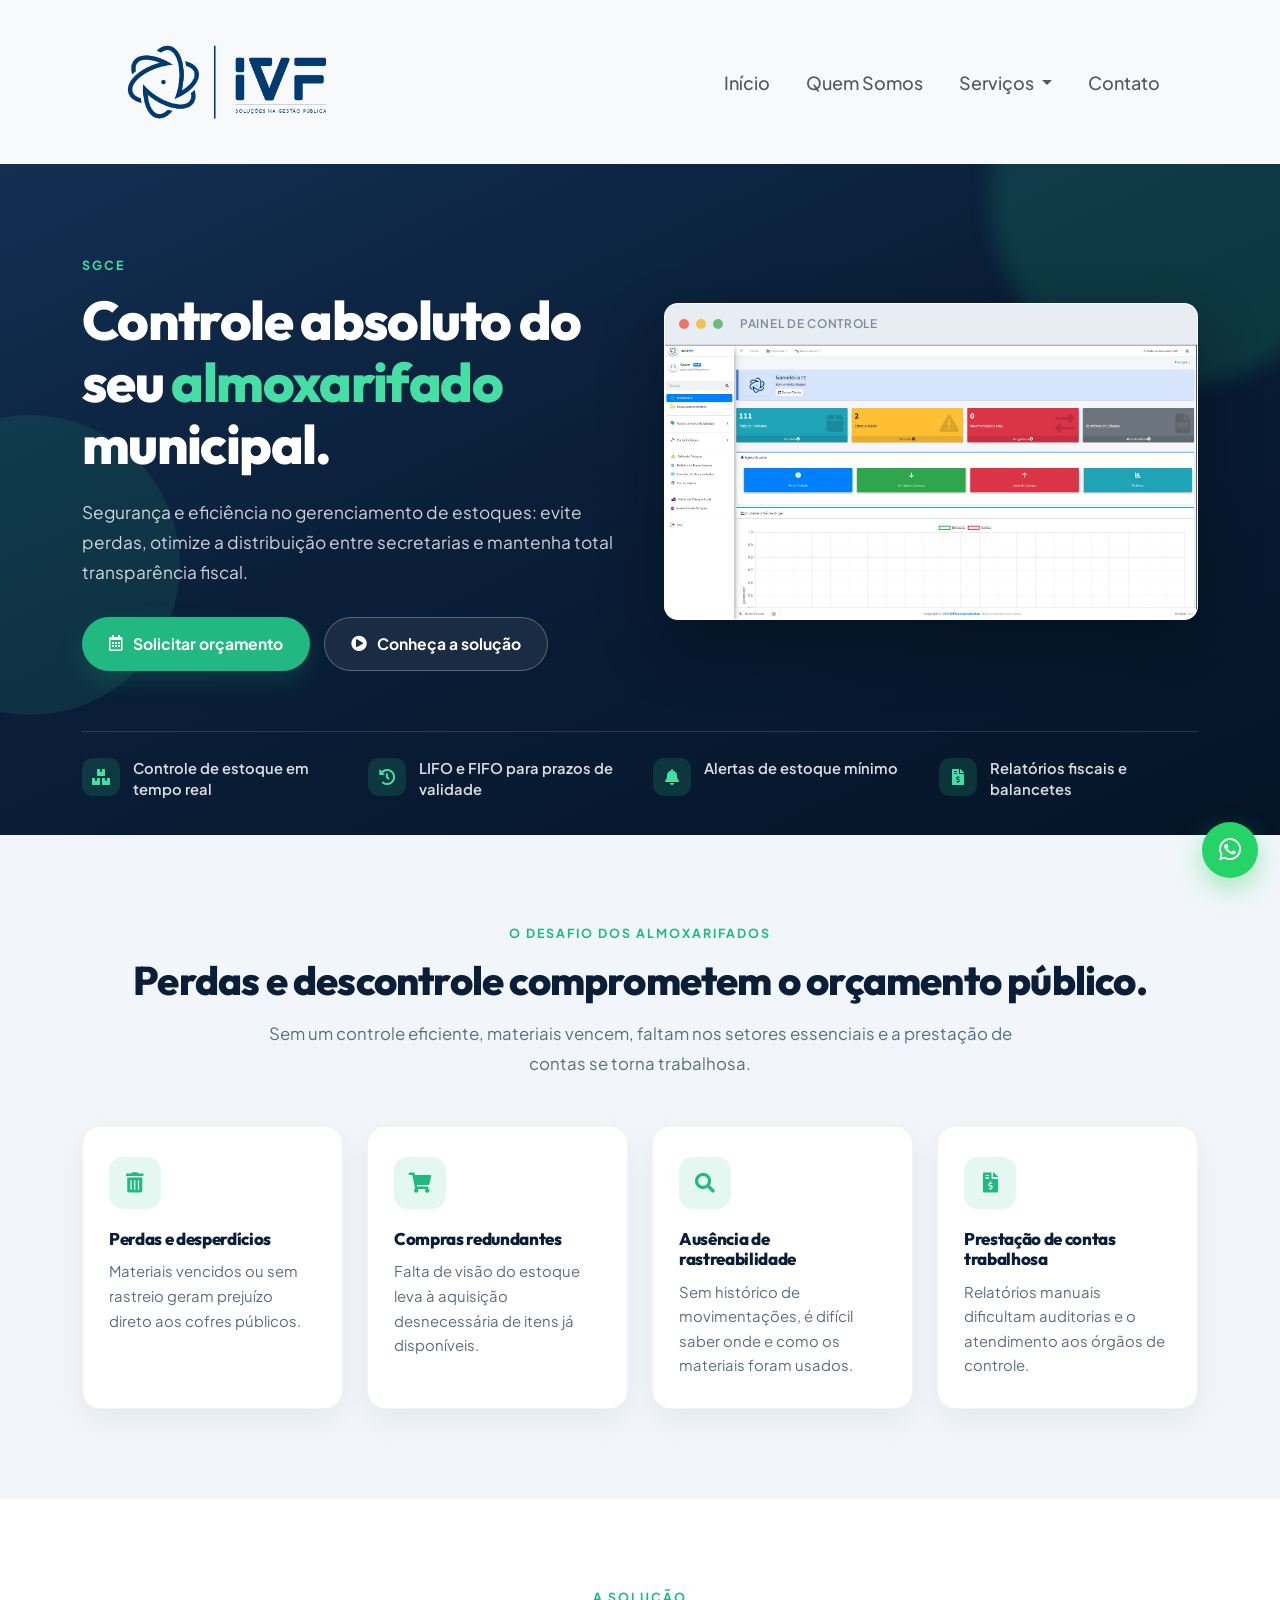
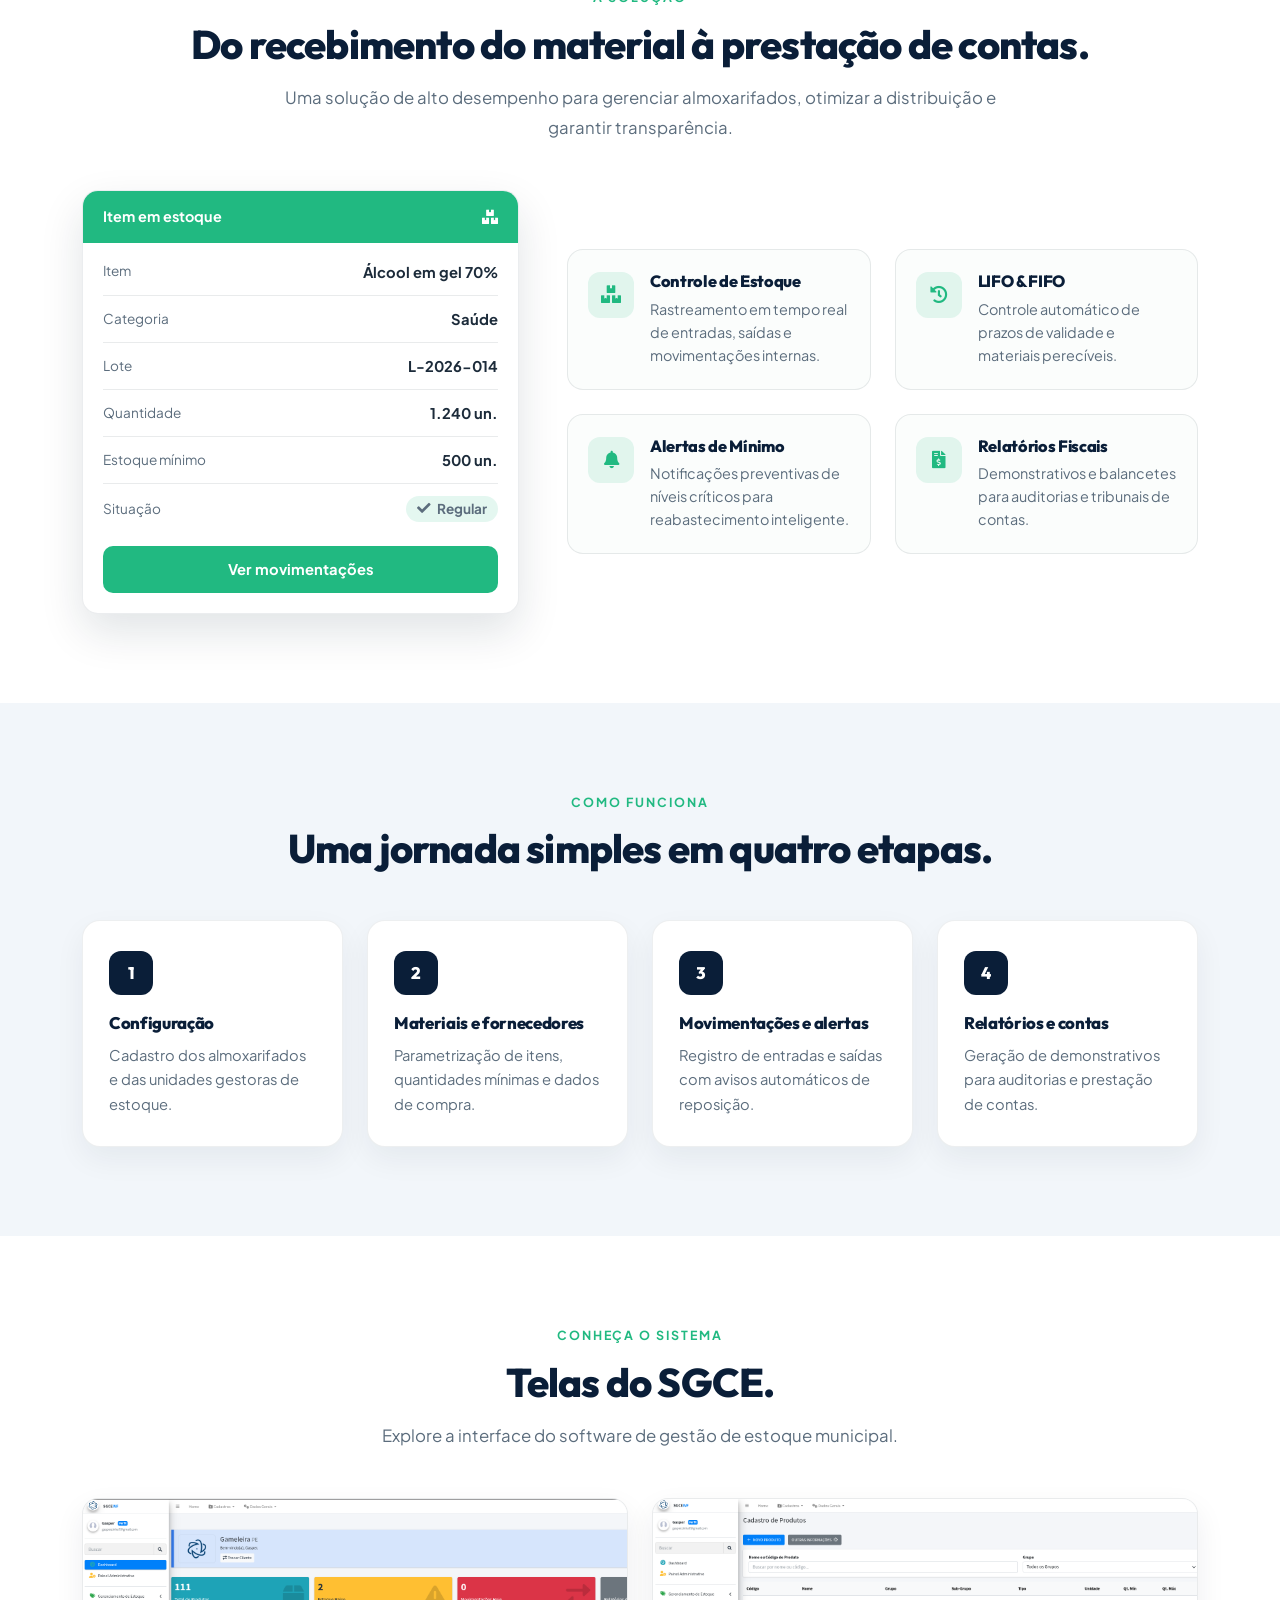
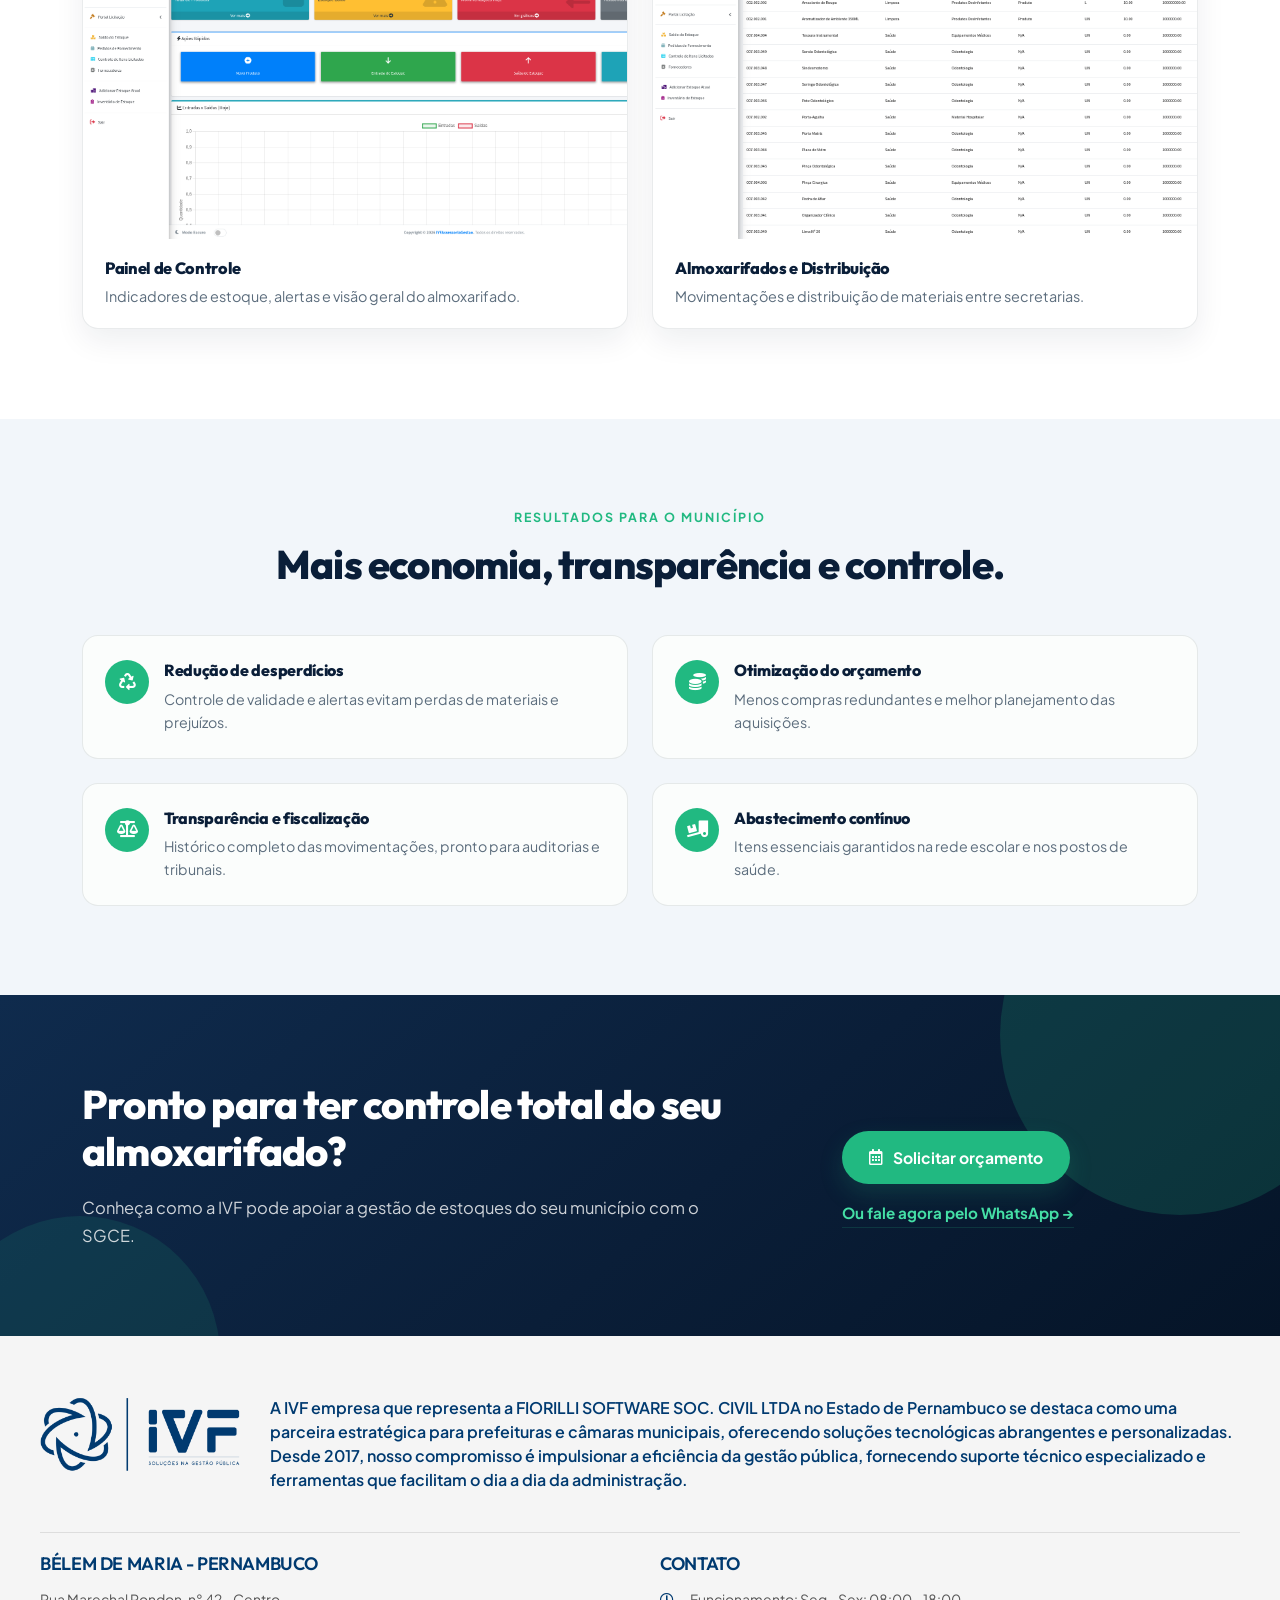
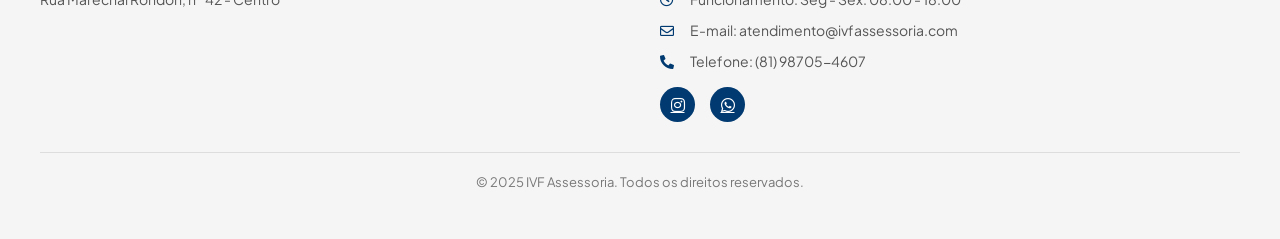
<file: sgce.html>
<!DOCTYPE html>
<html lang="pt-br">
  <head>
    <meta charset="UTF-8" />
    <meta name="viewport" content="width=device-width, initial-scale=1.0" />
    <title>SGCE - IVF ASSESSORIA</title>
    <meta name="description" content="SGCE: sistema de gerenciamento de estoque e almoxarifado para o controle eficiente de materiais na administração municipal." />
    <link rel="preconnect" href="https://fonts.googleapis.com">
    <link rel="preconnect" href="https://fonts.gstatic.com" crossorigin>
    <link href="https://fonts.googleapis.com/css2?family=Outfit:wght@400;600;700;800&family=Plus+Jakarta+Sans:wght@400;500;600;700&display=swap" rel="stylesheet">
    <link href="https://cdn.jsdelivr.net/npm/bootstrap@5.3.2/dist/css/bootstrap.min.css" rel="stylesheet" integrity="sha384-T3c6CoIi6uLrA9TneNEoa7RxnatzjcDSCmG1MXxSR1GAsXEV/Dwwykc2MPK8M2HN" crossorigin="anonymous">
    <link rel="stylesheet" href="https://cdnjs.cloudflare.com/ajax/libs/font-awesome/5.15.4/css/all.min.css" integrity="sha512-1ycn6IcaQQ40/MKBW2W4Rhis/DbILU74C1vSrLJxCq57o941Ym01SwNsOMqvEBFlcgUa6xLiPY/NS5R+E6ztJQ==" crossorigin="anonymous" referrerpolicy="no-referrer" />
    <link rel="stylesheet" href="./assets/css/style.css" />
    <link rel="shortcut icon" type="image/x-icon" href="assets/imgs/icon_white.ico">
    <link rel="stylesheet" href="./assets/css/product-rd.css" />
  </head>
  <body class="rd-page">
    <!--Cabeçalho-->
    <header class="navbar navbar-expand-sm navbar-light bg-light">
      <div class="container">
        <a class="navbar-brand" href="index.html">
          <img src="./assets/imgs/icon_full_blue1.png" alt="Logo - IVF" />
        </a>
        <button class="navbar-toggler" type="button" data-bs-toggle="collapse" data-bs-target="#navbarNav" aria-controls="navbarNav" aria-expanded="false" aria-label="Toggle navigation">
          <span class="navbar-toggler-icon"></span>
        </button>
        <div class="collapse navbar-collapse" id="navbarNav">
          <ul class="navbar-nav ms-auto">
            <li class="nav-item">
              <a class="nav-link" href="index.html#inicio">Início</a>
            </li>
            <li class="nav-item">
              <a class="nav-link" href="index.html#quem-somos">Quem Somos</a>
            </li>
            <li class="nav-item dropdown">
              <a class="nav-link dropdown-toggle" href="#" id="navbarDropdown" role="button" data-bs-toggle="dropdown" aria-expanded="false">
                Serviços
              </a>
              <ul class="dropdown-menu" aria-labelledby="navbarDropdown">
                <li class="dropdown-submenu">
                  <a class="dropdown-item dropdown-toggle" href="#">Softwares</a>
                  <ul class="dropdown-menu">
                    <li><a class="dropdown-item" href="educarteira.html">EduCarteira</a></li>
                    <li><a class="dropdown-item" href="recadastramento-imobiliario.html">Recadastramento Imobiliário</a></li>
                    <li><a class="dropdown-item" href="feiraraiz.html">FeiraRaiz</a></li>
                    <li><a class="dropdown-item" href="sgce.html">SGCE (Sistema de Gerenciamento de Estoque)</a></li>
                  </ul>
                </li>
                <li class="dropdown-submenu">
                  <a class="dropdown-item dropdown-toggle" href="#">Fiorilli</a>
                  <ul class="dropdown-menu">
                    <li><a class="dropdown-item" href="scpi.html">SCPI</a></li>
                    <li><a class="dropdown-item" href="sia.html">SIA</a></li>
                    <li><a class="dropdown-item" href="sip.html">SIP</a></li>
                  </ul>
                </li>
                <li><hr class="dropdown-divider"></li>
                <li><a class="dropdown-item" href="index.html#nossos-serviços">Outros Serviços</a></li>
              </ul>
            </li>
            <li class="nav-item">
              <a class="nav-link" href="index.html#contato">Contato</a>
            </li>
          </ul>
        </div>
      </div>
    </header>

    <!-- ===================== HERO ===================== -->
    <section class="rd-hero">
      <div class="container">
        <div class="row align-items-center g-5">
          <div class="col-lg-6">
            <span class="rd-eyebrow">SGCE</span>
            <h1 class="rd-hero-title">Controle absoluto do seu <em>almoxarifado</em> municipal.</h1>
            <p class="rd-hero-sub">Segurança e eficiência no gerenciamento de estoques: evite perdas, otimize a distribuição entre secretarias e mantenha total transparência fiscal.</p>
            <div class="rd-hero-actions">
              <a href="https://wa.me/5581987054607" target="_blank" rel="noopener" class="rd-btn rd-btn--green">
                <i class="far fa-calendar-alt" aria-hidden="true"></i> Solicitar orçamento
              </a>
              <a href="#solucao" class="rd-btn rd-btn--ghost">
                <i class="fas fa-play-circle" aria-hidden="true"></i> Conheça a solução
              </a>
            </div>
          </div>
          <div class="col-lg-6">
            <div class="rd-shot rd-hero-shot">
              <div class="rd-shot-bar">
                <span></span><span></span><span></span>
                <b>PAINEL DE CONTROLE</b>
              </div>
              <img src="./assets/imgs/sgce.png" alt="Painel de controle do SGCE com indicadores de estoque" loading="eager" />
            </div>
          </div>
        </div>

        <div class="rd-hero-strip">
          <div class="rd-strip-item">
            <i class="fas fa-boxes" aria-hidden="true"></i>
            <p>Controle de estoque em tempo real</p>
          </div>
          <div class="rd-strip-item">
            <i class="fas fa-history" aria-hidden="true"></i>
            <p>LIFO e FIFO para prazos de validade</p>
          </div>
          <div class="rd-strip-item">
            <i class="fas fa-bell" aria-hidden="true"></i>
            <p>Alertas de estoque mínimo</p>
          </div>
          <div class="rd-strip-item">
            <i class="fas fa-file-invoice-dollar" aria-hidden="true"></i>
            <p>Relatórios fiscais e balancetes</p>
          </div>
        </div>
      </div>
    </section>

    <!-- ===================== O DESAFIO ===================== -->
    <section class="rd-section rd-sand" id="desafio">
      <div class="container">
        <div class="rd-head--center">
          <span class="rd-eyebrow rd-eyebrow--green rd-eyebrow--center">O desafio dos almoxarifados</span>
          <h2 class="rd-h2">Perdas e descontrole comprometem o orçamento público.</h2>
          <p class="rd-lead">Sem um controle eficiente, materiais vencem, faltam nos setores essenciais e a prestação de contas se torna trabalhosa.</p>
        </div>

        <div class="row g-4">
          <div class="col-md-6 col-lg-3">
            <div class="rd-card">
              <span class="rd-card-ico"><i class="fas fa-trash-alt" aria-hidden="true"></i></span>
              <h3>Perdas e desperdícios</h3>
              <p>Materiais vencidos ou sem rastreio geram prejuízo direto aos cofres públicos.</p>
            </div>
          </div>
          <div class="col-md-6 col-lg-3">
            <div class="rd-card">
              <span class="rd-card-ico"><i class="fas fa-shopping-cart" aria-hidden="true"></i></span>
              <h3>Compras redundantes</h3>
              <p>Falta de visão do estoque leva à aquisição desnecessária de itens já disponíveis.</p>
            </div>
          </div>
          <div class="col-md-6 col-lg-3">
            <div class="rd-card">
              <span class="rd-card-ico"><i class="fas fa-search" aria-hidden="true"></i></span>
              <h3>Ausência de rastreabilidade</h3>
              <p>Sem histórico de movimentações, é difícil saber onde e como os materiais foram usados.</p>
            </div>
          </div>
          <div class="col-md-6 col-lg-3">
            <div class="rd-card">
              <span class="rd-card-ico"><i class="fas fa-file-invoice-dollar" aria-hidden="true"></i></span>
              <h3>Prestação de contas trabalhosa</h3>
              <p>Relatórios manuais dificultam auditorias e o atendimento aos órgãos de controle.</p>
            </div>
          </div>
        </div>
      </div>
    </section>

    <!-- ===================== A SOLUÇÃO ===================== -->
    <section class="rd-section" id="solucao">
      <div class="container">
        <div class="rd-head--center">
          <span class="rd-eyebrow rd-eyebrow--green rd-eyebrow--center">A solução</span>
          <h2 class="rd-h2">Do recebimento do material à prestação de contas.</h2>
          <p class="rd-lead">Uma solução de alto desempenho para gerenciar almoxarifados, otimizar a distribuição e garantir transparência.</p>
        </div>

        <div class="row g-5 align-items-center">
          <div class="col-lg-5">
            <div class="rd-prop">
              <div class="rd-prop-top">
                Item em estoque
                <i class="fas fa-boxes" aria-hidden="true"></i>
              </div>
              <div class="rd-prop-body">
                <div class="rd-prop-row">
                  <span>Item</span>
                  <strong>Álcool em gel 70%</strong>
                </div>
                <div class="rd-prop-row">
                  <span>Categoria</span>
                  <strong>Saúde</strong>
                </div>
                <div class="rd-prop-row">
                  <span>Lote</span>
                  <strong>L-2026-014</strong>
                </div>
                <div class="rd-prop-row">
                  <span>Quantidade</span>
                  <strong>1.240 un.</strong>
                </div>
                <div class="rd-prop-row">
                  <span>Estoque mínimo</span>
                  <strong>500 un.</strong>
                </div>
                <div class="rd-prop-row">
                  <span>Situação</span>
                  <span class="rd-prop-status"><i class="fas fa-check" aria-hidden="true"></i> Regular</span>
                </div>
              </div>
              <a href="#sistema" class="rd-prop-btn">Ver movimentações</a>
            </div>
          </div>

          <div class="col-lg-7">
            <div class="row g-4">
              <div class="col-sm-6">
                <div class="rd-feature">
                  <span class="rd-feature-ico"><i class="fas fa-boxes" aria-hidden="true"></i></span>
                  <div>
                    <h3>Controle de Estoque</h3>
                    <p>Rastreamento em tempo real de entradas, saídas e movimentações internas.</p>
                  </div>
                </div>
              </div>
              <div class="col-sm-6">
                <div class="rd-feature">
                  <span class="rd-feature-ico"><i class="fas fa-history" aria-hidden="true"></i></span>
                  <div>
                    <h3>LIFO &amp; FIFO</h3>
                    <p>Controle automático de prazos de validade e materiais perecíveis.</p>
                  </div>
                </div>
              </div>
              <div class="col-sm-6">
                <div class="rd-feature">
                  <span class="rd-feature-ico"><i class="fas fa-bell" aria-hidden="true"></i></span>
                  <div>
                    <h3>Alertas de Mínimo</h3>
                    <p>Notificações preventivas de níveis críticos para reabastecimento inteligente.</p>
                  </div>
                </div>
              </div>
              <div class="col-sm-6">
                <div class="rd-feature">
                  <span class="rd-feature-ico"><i class="fas fa-file-invoice-dollar" aria-hidden="true"></i></span>
                  <div>
                    <h3>Relatórios Fiscais</h3>
                    <p>Demonstrativos e balancetes para auditorias e tribunais de contas.</p>
                  </div>
                </div>
              </div>
            </div>
          </div>
        </div>
      </div>
    </section>

    <!-- ===================== COMO FUNCIONA ===================== -->
    <section class="rd-section rd-sand" id="como-funciona">
      <div class="container">
        <div class="rd-head--center">
          <span class="rd-eyebrow rd-eyebrow--green rd-eyebrow--center">Como funciona</span>
          <h2 class="rd-h2">Uma jornada simples em quatro etapas.</h2>
        </div>

        <div class="row g-4">
          <div class="col-md-6 col-lg-3">
            <div class="rd-step">
              <span class="rd-step-n">1</span>
              <h3>Configuração</h3>
              <p>Cadastro dos almoxarifados e das unidades gestoras de estoque.</p>
            </div>
          </div>
          <div class="col-md-6 col-lg-3">
            <div class="rd-step">
              <span class="rd-step-n">2</span>
              <h3>Materiais e fornecedores</h3>
              <p>Parametrização de itens, quantidades mínimas e dados de compra.</p>
            </div>
          </div>
          <div class="col-md-6 col-lg-3">
            <div class="rd-step">
              <span class="rd-step-n">3</span>
              <h3>Movimentações e alertas</h3>
              <p>Registro de entradas e saídas com avisos automáticos de reposição.</p>
            </div>
          </div>
          <div class="col-md-6 col-lg-3">
            <div class="rd-step">
              <span class="rd-step-n">4</span>
              <h3>Relatórios e contas</h3>
              <p>Geração de demonstrativos para auditorias e prestação de contas.</p>
            </div>
          </div>
        </div>
      </div>
    </section>

    <!-- ===================== GALERIA ===================== -->
    <section class="rd-section" id="sistema">
      <div class="container">
        <div class="rd-head--center">
          <span class="rd-eyebrow rd-eyebrow--green rd-eyebrow--center">Conheça o sistema</span>
          <h2 class="rd-h2">Telas do SGCE.</h2>
          <p class="rd-lead">Explore a interface do software de gestão de estoque municipal.</p>
        </div>

        <div class="row g-4">
          <div class="col-md-6">
            <div class="rd-gallery-card">
              <figure>
                <img src="./assets/imgs/sgce.png" alt="SGCE - Painel de Controle e Indicadores" loading="lazy" />
                <figcaption>
                  <h3>Painel de Controle</h3>
                  <p>Indicadores de estoque, alertas e visão geral do almoxarifado.</p>
                </figcaption>
              </figure>
            </div>
          </div>
          <div class="col-md-6">
            <div class="rd-gallery-card">
              <figure>
                <img src="./assets/imgs/sgce2.png" alt="SGCE - Gerenciamento de Almoxarifados" loading="lazy" />
                <figcaption>
                  <h3>Almoxarifados e Distribuição</h3>
                  <p>Movimentações e distribuição de materiais entre secretarias.</p>
                </figcaption>
              </figure>
            </div>
          </div>
        </div>
      </div>
    </section>

    <!-- ===================== RESULTADOS ===================== -->
    <section class="rd-section rd-sand" id="resultados">
      <div class="container">
        <div class="rd-head--center">
          <span class="rd-eyebrow rd-eyebrow--green rd-eyebrow--center">Resultados para o município</span>
          <h2 class="rd-h2">Mais economia, transparência e controle.</h2>
        </div>

        <div class="row g-4">
          <div class="col-md-6">
            <div class="rd-result">
              <i class="fas fa-recycle" aria-hidden="true"></i>
              <div>
                <h3>Redução de desperdícios</h3>
                <p>Controle de validade e alertas evitam perdas de materiais e prejuízos.</p>
              </div>
            </div>
          </div>
          <div class="col-md-6">
            <div class="rd-result">
              <i class="fas fa-coins" aria-hidden="true"></i>
              <div>
                <h3>Otimização do orçamento</h3>
                <p>Menos compras redundantes e melhor planejamento das aquisições.</p>
              </div>
            </div>
          </div>
          <div class="col-md-6">
            <div class="rd-result">
              <i class="fas fa-balance-scale" aria-hidden="true"></i>
              <div>
                <h3>Transparência e fiscalização</h3>
                <p>Histórico completo das movimentações, pronto para auditorias e tribunais.</p>
              </div>
            </div>
          </div>
          <div class="col-md-6">
            <div class="rd-result">
              <i class="fas fa-truck-loading" aria-hidden="true"></i>
              <div>
                <h3>Abastecimento contínuo</h3>
                <p>Itens essenciais garantidos na rede escolar e nos postos de saúde.</p>
              </div>
            </div>
          </div>
        </div>
      </div>
    </section>

    <!-- ===================== CTA FINAL ===================== -->
    <section class="rd-cta" id="contato">
      <div class="container">
        <div class="row align-items-center g-4">
          <div class="col-lg-8">
            <h2>Pronto para ter controle total do seu almoxarifado?</h2>
            <p>Conheça como a IVF pode apoiar a gestão de estoques do seu município com o SGCE.</p>
          </div>
          <div class="col-lg-4">
            <div class="rd-cta-actions">
              <a href="https://wa.me/5581987054607" target="_blank" rel="noopener" class="rd-btn rd-btn--green">
                <i class="far fa-calendar-alt" aria-hidden="true"></i> Solicitar orçamento
              </a>
              <a href="https://wa.me/5581987054607" target="_blank" rel="noopener" class="rd-cta-wa">Ou fale agora pelo WhatsApp →</a>
            </div>
          </div>
        </div>
      </div>
    </section>

    <!-- WhatsApp flutuante -->
    <a class="rd-wa-float" href="https://wa.me/5581987054607" target="_blank" rel="noopener" aria-label="Falar no WhatsApp">
      <i class="fab fa-whatsapp" aria-hidden="true"></i>
    </a>

    <!-- Footer Section -->
    <footer class="footer">
      <div class="footer-container">
        <div class="footer-top">
          <div class="footer-logo">
            <img src="./assets/imgs/icon_full_blue.png" alt="IVF Logo">
          </div>
          <div class="footer-info">
            <p class="company-title">A IVF empresa que representa a FIORILLI SOFTWARE SOC. CIVIL LTDA no Estado de Pernambuco se destaca como uma parceira estratégica para prefeituras e câmaras municipais, oferecendo soluções tecnológicas abrangentes e personalizadas. Desde 2017, nosso compromisso é impulsionar a eficiência da gestão pública, fornecendo suporte técnico especializado e ferramentas que facilitam o dia a dia da administração.</p>
          </div>
        </div>

        <div class="footer-divider"></div>

        <div class="footer-bottom">
          <div class="footer-location">
            <h4>BÉLEM DE MARIA - PERNAMBUCO</h4>
                <p>Rua Marechal Rondon, n° 42 - Centro</p>
          </div>
          <div class="footer-contact">
            <h4>CONTATO</h4>
            <p><i class="far fa-clock"></i> Funcionamento: Seg - Sex: 08:00 - 18:00</p>
            <p><i class="far fa-envelope"></i> E-mail: atendimento@ivfassessoria.com</p>
            <p><i class="fas fa-phone-alt"></i> Telefone: (81) 98705-4607</p>
            <div class="footer-social">
              <a href="https://www.instagram.com/ivfassessoria/" target="_blank"><i class="fab fa-instagram"></i></a>
              <a href="https://wa.me/5581987054607" target="_blank"><i class="fab fa-whatsapp"></i></a>
            </div>
          </div>
        </div>

        <div class="footer-copyright">
          <p>&copy; 2025 IVF Assessoria. Todos os direitos reservados.</p>
        </div>
      </div>
    </footer>

    <script src="https://cdn.jsdelivr.net/npm/bootstrap@5.3.2/dist/js/bootstrap.bundle.min.js" integrity="sha384-C6RzsynM9kWDrMNeT87bh95OGNyZPhcTNXj1NW7RuBCsyN/o0jlpcV8Qyq46cDfL" crossorigin="anonymous"></script>
    <script src="./assets/script/script.js"></script>
  </body>
</html>
</file>
<file: assets/css/style.css>
body {
    margin: 0;
    font-family: 'Plus Jakarta Sans', -apple-system, BlinkMacSystemFont, 'Segoe UI', Roboto, sans-serif;
    padding: 0;
}

h1, h2, h3, h4, h5, h6 {
    font-family: 'Outfit', sans-serif;
}

.section-title {
    font-size: clamp(24px, 4vw, 32px);
    font-weight: 800;
    color: #003a70;
    position: relative;
    display: inline-block;
    padding-bottom: 12px;
    margin-bottom: 25px;
    font-family: 'Outfit', sans-serif;
}

.section-title::after {
    content: '';
    position: absolute;
    width: 50px;
    height: 3px;
    background-color: #0dcaf0;
    bottom: 0;
    left: 50%;
    transform: translateX(-50%);
    border-radius: 2px;
    transition: all 0.3s ease;
}

.section-title.text-start::after {
    left: 0;
    transform: none;
}

@media (max-width: 991px) {
    .section-title {
        display: block;
        text-align: center;
    }
    .section-title::after {
        left: 50%;
        transform: translateX(-50%);
    }
}

header {
    background-color: white;
    display: flex;
    justify-content: space-between;
    align-items: center;
    padding: 0px 20px;
    box-shadow: 0 2px 5px rgba(0, 0, 0, 0.1);

    img {
        width: 230px;
        height: auto;
        margin-left: 30px;
    }
}

.navbar-nav {
    display: flex;
    gap: 20px;
    margin-right: 30px;
    list-style: none;
}

.navbar-nav > li {
    text-decoration: none;
    color: #003a70;
    font-size: 18px;
    font-weight: 500;
}

/* Dropdown Styles */
.navbar-nav .nav-item.dropdown:hover > .dropdown-menu {
    display: block;
}

.dropdown-menu {
    background-color: #ffffff;
    border: none;
    box-shadow: 0 4px 10px rgba(0,0,0,0.1);
    border-radius: 8px;
    padding: 10px 0;
    margin-top: 0;
}

.dropdown-item {
    color: #003a70;
    font-weight: 500;
    padding: 8px 20px;
    transition: all 0.3s ease;
}

.dropdown-item:hover {
    background-color: #f8f9fa;
    color: #0056b3;
    padding-left: 25px;
}

/* Nested Submenu Styles */
.dropdown-submenu {
    position: relative;
}

.dropdown-submenu > .dropdown-menu {
    top: 0;
    right: 100%;
    left: auto;
    margin-top: -1px;
    display: none;
}

.dropdown-submenu:hover > .dropdown-menu {
    display: block;
}

/* Responsive adjustment for submenus */
@media (max-width: 768px) {
    .dropdown-submenu > .dropdown-menu {
        position: static;
        display: block;
        margin-left: 20px;
        box-shadow: none;
        border-left: 2px solid #003a70;
        border-radius: 0;
    }
}

.navbar-nav > li:hover a:hover {
    color: blue;
}

@keyframes fadeInUp {
    from {
        opacity: 0;
        transform: translateY(10px);
    }

    to {
        opacity: 1;
        transform: translateY(0);
    }
}

@keyframes floatingAnimation {
    0% {
        transform: translateY(0);
    }

    50% {
        transform: translateY(-15px);
    }

    100% {
        transform: translateY(0);
    }
}

@keyframes glowingText {
    0% {
        text-shadow: 0 0 5px rgba(255, 255, 255, 0.3);
    }

    50% {
        text-shadow: 0 0 8px rgba(255, 255, 255, 0.8);
    }

    100% {
        text-shadow: 0 0 5px rgba(255, 255, 255, 0.3);
    }
}

.hero-section {
    background: linear-gradient(135deg, #001f40 0%, #003a70 100%), url(../imgs/Component\ 1.svg);
    background-blend-mode: overlay;
    background-size: cover;
    background-position: center;
    background-repeat: no-repeat;
    padding: 120px 0 100px 0;
    position: relative;
    overflow: hidden;
    color: #ffffff;
}

.hero-badge {
    display: inline-block;
    background: rgba(13, 202, 240, 0.15);
    color: #0dcaf0;
    font-family: 'Outfit', sans-serif;
    font-weight: 600;
    font-size: 14px;
    padding: 6px 16px;
    border-radius: 30px;
    margin-bottom: 20px;
    letter-spacing: 0.5px;
    border: 1px solid rgba(13, 202, 240, 0.3);
    animation: fadeInUp 1s ease-out;
}

.hero-title {
    font-size: clamp(2.2rem, 5vw, 3.8rem);
    font-weight: 800;
    line-height: 1.15;
    background: linear-gradient(135deg, #ffffff 40%, #0dcaf0 100%);
    -webkit-background-clip: text;
    -webkit-text-fill-color: transparent;
    margin-bottom: 25px;
    animation: glowingText 3s infinite;
}

.hero-text {
    font-size: clamp(16px, 1.8vw, 18px);
    color: rgba(255, 255, 255, 0.85);
    line-height: 1.6;
    margin-bottom: 35px;
    max-width: 95%;
    animation: fadeInUp 1s ease-out forwards;
    animation-delay: 0.3s;
}

.hero-actions {
    animation: fadeInUp 1s ease-out forwards;
    animation-delay: 0.5s;
}

.btn-custom-hero {
    background-color: #0dcaf0;
    color: #ffffff;
    border: none;
    border-radius: 30px;
    padding: 12px 28px;
    font-weight: 700;
    font-family: 'Outfit', sans-serif;
    transition: all 0.3s ease;
    text-decoration: none;
    box-shadow: 0 4px 15px rgba(13, 202, 240, 0.3);
    display: inline-block;
}

.btn-custom-hero:hover {
    background-color: #0baccc;
    color: #ffffff;
    transform: translateY(-3px);
    box-shadow: 0 8px 25px rgba(13, 202, 240, 0.5);
}

.btn-custom-hero-outline {
    background-color: transparent;
    color: #ffffff;
    border: 2px solid rgba(255, 255, 255, 0.4);
    border-radius: 30px;
    padding: 10px 28px;
    font-weight: 700;
    font-family: 'Outfit', sans-serif;
    transition: all 0.3s ease;
    text-decoration: none;
    display: inline-block;
}

.btn-custom-hero-outline:hover {
    background-color: rgba(255, 255, 255, 0.1);
    border-color: #ffffff;
    color: #ffffff;
    transform: translateY(-3px);
}

.hero-image-wrapper {
    position: relative;
    display: inline-block;
    animation: floatingAnimation 6s ease-in-out infinite;
    transition: all 0.5s ease;
}

.hero-illustration {
    max-height: 400px;
    width: auto;
    filter: drop-shadow(0 10px 30px rgba(0, 0, 0, 0.15));
    transition: transform 0.5s ease;
}

.hero-illustration:hover {
    transform: scale(1.03);
}

/* Apresentação da Empresa */
.intro-section {
    background-color: #ffffff;
    overflow: hidden;
}

.intro-content {
    animation: slideInLeft 1s ease-out;
}

.intro-description {
    color: #4b5563;
    font-size: 16px;
    line-height: 1.7;
    margin-bottom: 20px;
    text-align: justify;
}

.intro-image-wrapper {
    position: relative;
    display: inline-block;
    animation: slideInRight 1s ease-out;
}

.intro-illustration {
    max-height: 420px;
    transition: all 0.5s cubic-bezier(0.165, 0.84, 0.44, 1);
    border-radius: 20px !important;
}

.intro-illustration:hover {
    transform: scale(1.03) rotate(1deg);
    box-shadow: 0 20px 40px rgba(0, 58, 112, 0.12) !important;
}

.parallax-container {
    position: relative;
    height: 400px;
    overflow: hidden;
    background: linear-gradient(135deg, #f0f4f8 0%, #d9e2ec 100%);
    display: flex;
    align-items: center;
    justify-content: center;
    padding: 0 50px;
}

.parallax-image {
    position: absolute;
    opacity: 0.08;
    transition: transform 0.3s ease-out;
    z-index: 1;
}

.parallax-image.left {
    left: 10%;
    transform: rotate(-15deg);
}

.parallax-image.right {
    right: 10%;
    transform: rotate(15deg);
}

.parallax-logo {
    width: clamp(200px, 25vw, 300px);
    height: auto;
}

.parallax-glass-card {
    background: rgba(255, 255, 255, 0.45);
    backdrop-filter: blur(12px);
    -webkit-backdrop-filter: blur(12px);
    border: 1px solid rgba(255, 255, 255, 0.6);
    border-radius: 24px;
    padding: 45px 30px;
    box-shadow: 0 20px 40px rgba(0, 58, 112, 0.06);
    max-width: 750px;
    z-index: 2;
    transition: all 0.3s ease;
}

.parallax-glass-card:hover {
    transform: translateY(-3px);
    background: rgba(255, 255, 255, 0.55);
    border-color: rgba(255, 255, 255, 0.8);
    box-shadow: 0 25px 50px rgba(0, 58, 112, 0.1);
}

.parallax-glass-card h2 {
    color: #003a70;
    font-size: clamp(20px, 3vw, 26px);
    font-weight: 700;
    line-height: 1.45;
    margin: 0;
}

/* Pilares de Valor */
.pillars-section {
    background-color: #f8fafc;
    padding: 80px 0;
}

.pillars {
    margin: 0;
}

.pillar-card {
    background-color: #ffffff;
    border-radius: 20px;
    padding: 40px 30px;
    box-shadow: 0 10px 30px rgba(0, 58, 112, 0.04);
    transition: transform 0.4s cubic-bezier(0.165, 0.84, 0.44, 1), box-shadow 0.4s ease, border-color 0.4s ease;
    border: 1px solid rgba(0, 58, 112, 0.05);
    height: 100%;
    text-align: center;
}

.pillar-card:hover {
    transform: translateY(-10px);
    box-shadow: 0 20px 40px rgba(0, 58, 112, 0.1);
    border-color: rgba(13, 202, 240, 0.3);
}

.pillar-icon {
    width: 76px;
    height: 76px;
    margin: 0 auto 25px;
    background-color: rgba(0, 58, 112, 0.05);
    border-radius: 18px;
    padding: 16px;
    display: flex;
    align-items: center;
    justify-content: center;
    transition: all 0.4s cubic-bezier(0.165, 0.84, 0.44, 1);
}

.pillar-card:hover .pillar-icon {
    background-color: #003a70;
    transform: scale(1.1) rotate(6deg);
}

.pillar-card:hover .pillar-icon img {
    filter: brightness(0) invert(1);
}

.pillar-icon img {
    width: 100%;
    height: 100%;
    object-fit: contain;
    transition: all 0.3s ease;
}

.pillar-card h3 {
    color: #003a70;
    font-size: 20px;
    font-weight: 700;
    margin-bottom: 15px;
    font-family: 'Outfit', sans-serif;
}

.pillar-card p {
    color: #556070;
    font-size: 15px;
    line-height: 1.6;
    margin: 0;
}

.who-we-are {
    background: linear-gradient(135deg, #001f40 0%, #003a70 100%);
    color: white;
    padding: 90px 0;
    position: relative;
    overflow: hidden;
}

.animated-logo-container {
    display: flex;
    justify-content: center;
    align-items: center;
}

.animated-logo {
    position: relative;
    display: inline-flex;
    justify-content: center;
    align-items: center;
}

.animated-logo::after {
    content: '';
    position: absolute;
    width: 250px;
    height: 250px;
    background: rgba(13, 202, 240, 0.25);
    filter: blur(70px);
    border-radius: 50%;
    top: 50%;
    left: 50%;
    transform: translate(-50%, -50%);
    z-index: 1;
    pointer-events: none;
    animation: glowPulse 4s ease-in-out infinite alternate;
}

@keyframes glowPulse {
    0% {
        transform: translate(-50%, -50%) scale(0.9);
        opacity: 0.6;
    }
    100% {
        transform: translate(-50%, -50%) scale(1.1);
        opacity: 1;
    }
}

@keyframes slowSpin {
    from {
        transform: rotate(0deg);
    }
    to {
        transform: rotate(360deg);
    }
}

.rotating-logo {
    width: clamp(180px, 20vw, 260px);
    height: auto;
    position: relative;
    z-index: 2;
    filter: drop-shadow(0 0 15px rgba(13, 202, 240, 0.2));
}

.content-wrapper {
    padding-left: 0px;
}

.content-wrapper .section-title {
    color: #ffffff;
    font-size: 32px;
    font-weight: 800;
}

.content-wrapper .section-title::after {
    background-color: #0dcaf0;
}

.text-content {
    max-width: 100%;
}

.text-content p {
    font-size: 16px;
    line-height: 1.8;
    color: rgba(255, 255, 255, 0.85);
    margin-bottom: 25px;
    text-align: justify;
}

.text-content p:last-child {
    margin-bottom: 0;
}


.our-services {
    padding: 80px 0;
    background-color: #ffffff;
}

.our-services h2 {
    text-align: center;
    color: #003a70;
    font-size: 36px;
    font-weight: 800;
    margin-bottom: 15px;
    font-family: 'Outfit', sans-serif;
}

.services-description {
    text-align: center;
    max-width: 750px;
    margin: 0 auto 50px;
    color: #556070;
    font-size: 16px;
    line-height: 1.6;
}

.services-container {
    position: relative;
    max-width: 1240px;
    margin: 0 auto;
    padding: 0 45px;
}

.services-slider {
    display: flex;
    overflow-x: hidden;
    scroll-behavior: smooth;
    gap: 24px;
    padding: 25px 8px;
    transition: all 0.3s ease;
    scrollbar-width: none;
}

.services-slider::-webkit-scrollbar {
    display: none;
}

.service-card {
    flex: 0 0 calc(33.333% - 16px);
    background: linear-gradient(135deg, #091a36 0%, #003a70 100%);
    color: white;
    padding: 35px 25px;
    border-radius: 16px;
    box-shadow: 0 10px 30px rgba(0, 58, 112, 0.1);
    transition: transform 0.4s cubic-bezier(0.165, 0.84, 0.44, 1), box-shadow 0.4s ease, border-color 0.4s ease;
    border: 1px solid rgba(255, 255, 255, 0.05);
    display: flex;
    flex-direction: column;
    position: relative;
}

@media (max-width: 991px) {
    .service-card {
        flex: 0 0 calc(50% - 12px);
    }
}

.service-card:hover {
    transform: translateY(-8px) scale(1.02);
    box-shadow: 0 20px 40px rgba(0, 58, 112, 0.25);
    border-color: rgba(13, 202, 240, 0.4);
}

/* Featured Software card highlights */
.service-card.featured-software {
    background: linear-gradient(135deg, #04142b 0%, #003a70 100%);
    border: 1px dashed rgba(13, 202, 240, 0.4);
}

.service-card.featured-software:hover {
    border-style: solid;
    border-color: #0dcaf0;
}

.software-badge {
    position: absolute;
    top: 15px;
    right: 15px;
    background: linear-gradient(135deg, #0dcaf0 0%, #0baccc 100%);
    color: #ffffff;
    font-size: 11px;
    font-weight: 700;
    text-transform: uppercase;
    padding: 4px 10px;
    border-radius: 20px;
    letter-spacing: 0.5px;
    box-shadow: 0 4px 10px rgba(13, 202, 240, 0.2);
}

.service-icon {
    font-size: 2.8rem;
    color: #0dcaf0;
    margin-bottom: 20px;
    display: block;
    text-align: center;
    transition: transform 0.4s ease;
}

.service-card:hover .service-icon {
    transform: scale(1.1) rotate(5deg);
    color: #ffffff;
}

.service-card h3 {
    font-size: 20px;
    margin-bottom: 15px;
    font-weight: 700;
    color: #ffffff;
    text-align: center;
    font-family: 'Outfit', sans-serif;
}

.service-card p {
    font-size: 14.5px;
    line-height: 1.6;
    color: rgba(255, 255, 255, 0.8);
    flex-grow: 1;
    margin-bottom: 20px;
}

.service-link-btn {
    display: inline-block;
    align-self: center;
    background: rgba(13, 202, 240, 0.15);
    color: #0dcaf0;
    text-decoration: none;
    font-size: 13px;
    font-weight: 700;
    padding: 8px 20px;
    border-radius: 30px;
    transition: all 0.3s ease;
    border: 1px solid rgba(13, 202, 240, 0.2);
}

.service-card:hover .service-link-btn {
    background: #0dcaf0;
    color: #ffffff;
    border-color: #0dcaf0;
    box-shadow: 0 4px 15px rgba(13, 202, 240, 0.3);
}

.nav-btn {
    position: absolute;
    top: 50%;
    transform: translateY(-50%);
    width: 46px;
    height: 46px;
    background-color: rgba(255, 255, 255, 0.9);
    color: #003a70;
    border: 1px solid rgba(0, 58, 112, 0.1);
    border-radius: 50%;
    cursor: pointer;
    display: flex;
    align-items: center;
    justify-content: center;
    font-size: 14px;
    box-shadow: 0 4px 15px rgba(0, 0, 0, 0.08);
    transition: all 0.3s cubic-bezier(0.175, 0.885, 0.32, 1.275);
    z-index: 5;
}

.nav-btn:hover {
    background-color: #003a70;
    color: #ffffff;
    transform: translateY(-50%) scale(1.1);
    box-shadow: 0 6px 20px rgba(0, 58, 112, 0.2);
}

.prev-btn {
    left: 10px;
}

.next-btn {
    right: 10px;
}

.contact-section {
    background: linear-gradient(135deg, #00152b 0%, #002c5c 100%);
    color: white;
    padding: 90px 0;
}

.contact-section h2 {
    text-align: center;
    font-size: 36px;
    font-weight: 800;
    margin-bottom: 40px;
    color: white;
    font-family: 'Outfit', sans-serif;
}

.social-icons {
    display: flex;
    justify-content: center;
    gap: 20px;
    margin-bottom: 45px;
}

.social-icon {
    display: flex;
    align-items: center;
    justify-content: center;
    width: 44px;
    height: 44px;
    background-color: rgba(255, 255, 255, 0.08);
    border: 1px solid rgba(255, 255, 255, 0.15);
    border-radius: 50%;
    color: #0dcaf0;
    font-size: 20px;
    transition: all 0.3s ease;
    text-decoration: none;
}

.social-icon:hover {
    transform: translateY(-4px);
    background-color: #0dcaf0;
    color: white;
    box-shadow: 0 8px 20px rgba(13, 202, 240, 0.3);
}

.contact-card-info, .contact-card-form {
    background: rgba(255, 255, 255, 0.04);
    backdrop-filter: blur(12px);
    -webkit-backdrop-filter: blur(12px);
    border: 1px solid rgba(255, 255, 255, 0.08);
    border-radius: 24px;
    padding: 40px 30px;
    box-shadow: 0 15px 35px rgba(0, 0, 0, 0.15);
}

.contact-card-info h3 {
    font-family: 'Outfit', sans-serif;
    font-size: 22px;
    font-weight: 700;
    color: #ffffff;
    margin-bottom: 25px;
}

.map-container {
    width: 100%;
    height: 200px;
    border-radius: 12px;
    overflow: hidden;
    margin-bottom: 25px;
    border: 1px solid rgba(255, 255, 255, 0.1);
}

.contact-details-list {
    display: flex;
    flex-direction: column;
    gap: 20px;
}

.contact-card-info .contact-item {
    display: flex;
    align-items: center;
    gap: 15px;
}

.contact-card-info .contact-item i {
    width: 40px;
    height: 40px;
    background: rgba(255, 255, 255, 0.06);
    border: 1px solid rgba(255, 255, 255, 0.1);
    color: #0dcaf0;
    border-radius: 50%;
    display: flex;
    align-items: center;
    justify-content: center;
    font-size: 15px;
    flex-shrink: 0;
    transition: all 0.3s ease;
}

.contact-card-info .contact-item:hover i {
    background: #0dcaf0;
    color: #ffffff;
    transform: scale(1.1);
}

.contact-card-info .contact-item p {
    margin: 0;
    font-size: 15px;
    color: rgba(255, 255, 255, 0.85);
}

/* Formulário de Contato Moderno */
.contact-form-modern {
    display: flex;
    flex-direction: column;
    gap: 10px;
}

.form-floating-custom {
    position: relative;
    width: 100%;
}

.form-control-custom {
    width: 100%;
    background: rgba(255, 255, 255, 0.05) !important;
    border: 1px solid rgba(255, 255, 255, 0.12) !important;
    border-radius: 12px !important;
    padding: 16px 20px !important;
    color: #ffffff !important;
    font-size: 15px !important;
    transition: all 0.3s ease !important;
    outline: none;
}

.form-control-custom::placeholder {
    color: transparent;
}

.form-floating-custom label {
    position: absolute;
    left: 20px;
    top: 50%;
    transform: translateY(-50%);
    color: rgba(255, 255, 255, 0.45);
    pointer-events: none;
    transition: all 0.3s ease;
    font-size: 15px;
    margin: 0;
}

/* Quando focado ou tem texto, flutua o label */
.form-control-custom:focus ~ label,
.form-control-custom:not(:placeholder-shown) ~ label {
    top: 0;
    left: 15px;
    transform: translateY(-50%) scale(0.85);
    background-color: #001f40; /* Combina com o gradiente do container */
    padding: 0 8px;
    color: #0dcaf0;
    border-radius: 4px;
}

.textarea-custom {
    min-height: 120px;
    resize: vertical;
}

.form-floating-custom textarea.form-control-custom ~ label {
    top: 25px;
}

.form-floating-custom textarea.form-control-custom:focus ~ label,
.form-floating-custom textarea.form-control-custom:not(:placeholder-shown) ~ label {
    top: 0;
}

.form-control-custom:focus {
    border-color: #0dcaf0 !important;
    box-shadow: 0 0 10px rgba(13, 202, 240, 0.2) !important;
}

.submit-btn-modern {
    width: 100%;
    padding: 14px 28px;
    background: linear-gradient(135deg, #0dcaf0 0%, #0baccc 100%);
    color: #ffffff;
    border: none;
    border-radius: 30px;
    font-weight: 700;
    font-family: 'Outfit', sans-serif;
    cursor: pointer;
    transition: all 0.3s ease;
    box-shadow: 0 4px 15px rgba(13, 202, 240, 0.3);
    text-transform: uppercase;
    letter-spacing: 0.5px;
}

.submit-btn-modern:hover {
    transform: translateY(-2px);
    box-shadow: 0 8px 25px rgba(13, 202, 240, 0.5);
    background: linear-gradient(135deg, #0baccc 0%, #0dcaf0 100%);
}

.footer {
    background-color: #f5f5f5;
    padding: 60px 20px 30px;
    color: #333;
}

.footer-container {
    max-width: 1200px;
    margin: 0 auto;
}

.footer-top {
    display: flex;
    flex-wrap: wrap;
    gap: 30px;
    margin-bottom: 30px;
}

.footer-logo {
    flex: 0 0 200px;
}

.footer-logo img {
    max-width: 300px;
    height: auto;
}

.footer-info {
    flex: 1;
    min-width: 300px;
}

.company-title {
    font-weight: 600;
    font-size: 16px;
    margin-bottom: 10px;
    color: #003a70;
}

.company-desc {
    font-size: 14px;
    line-height: 1.6;
    color: #555;
}

.footer-divider {
    height: 1px;
    background-color: #ddd;
    margin: 20px 0;
}

.footer-bottom {
    display: flex;
    flex-wrap: wrap;
    gap: 40px;
    margin-bottom: 30px;
}

.footer-location, .footer-contact {
    flex: 1;
    min-width: 250px;
}

.footer-location h4, .footer-contact h4 {
    color: #003a70;
    font-size: 18px;
    margin-bottom: 15px;
    font-weight: 600;
}

.footer-location p, .footer-contact p {
    font-size: 14px;
    line-height: 1.5;
    margin-bottom: 10px;
    color: #555;
}

.footer-contact p i {
    width: 20px;
    margin-right: 8px;
    color: #003a70;
}

.footer-social {
    display: flex;
    gap: 15px;
    margin-top: 15px;
}

.footer-social a {
    display: flex;
    align-items: center;
    justify-content: center;
    width: 35px;
    height: 35px;
    background-color: #003a70;
    color: white;
    border-radius: 50%;
    transition: all 0.3s ease;
}

.footer-social a:hover {
    background-color: #002550;
    transform: translateY(-3px);
}

.footer-copyright {
    text-align: center;
    padding-top: 20px;
    border-top: 1px solid #ddd;
    font-size: 13px;
    color: #777;
}

/* Responsividade aprimorada para mobile */
@media (max-width: 768px) {
    body {
        margin: 0;
        font-family: 'Segoe UI', Tahoma, Geneva, Verdana, sans-serif;
        -webkit-font-smoothing: antialiased;
        overflow-x: hidden;
    }

    /* Header com logo e nav centralizados */
    header {
        flex-direction: column;
        align-items: center;
        padding: 15px;
        position: sticky;
        top: 0;
        z-index: 10;
    }

    header img {
        width: clamp(120px, 35vw, 150px);
        margin: 0 auto 10px; /* Centraliza e dá espaço abaixo */
    }

    nav {
        display: flex;
        justify-content: center; /* Centraliza os links horizontalmente */
        width: 100%;
    }

    nav ul {
        display: flex;
        flex-direction: row; /* Mantém os itens em linha */
        flex-wrap: wrap; /* Permite quebra de linha se necessário */
        justify-content: center; /* Centraliza os itens horizontalmente */
        align-items: center;
        list-style: none;
        padding: 0;
        margin: 0;
        gap: 15px;
        width: 100%; /* Ocupa toda a largura disponível */
    }

    nav li {
        width: auto; /* Garante que o li ocupe apenas o espaço necessário */
        text-align: center;
        margin: 0; /* Remove qualquer margem que possa interferir */
        padding: 0; /* Remove padding para evitar deslocamento */
    }

    nav a {
        display: block;
        font-size: clamp(14px, 4vw, 16px);
        padding: 5px 10px;
        text-decoration: none;
        color: #003a70;
        transition: all 0.3s ease;
        text-transform: uppercase;
        font-weight: 500;
        width: auto; /* Ajusta a largura do link */
        text-align: center; /* Centraliza o texto dentro do link */
    }

    nav a:hover {
        color: blue;
        background-color: rgba(0, 0, 0, 0.05);
        border-radius: 5px;
    }
    /* Ajuste na seção .content para corrigir o background */
    .content {
        flex-direction: column !important;
        padding: clamp(40px, 10vw, 60px) 20px;
        min-height: 400px;
        background-image: url('../imgs/Component\ 1.svg');
        background-size: cover;
        background-position: center;
        background-repeat: no-repeat;
        background-color: #003a70;
    }

    .content .container {
        flex-direction: column !important;
        width: 100%;
        margin: 0 auto;
    }

    .description {
        max-width: 100%;
        margin-bottom: 25px;
        order: 1;
    }

    .description h1 {
        font-size: clamp(18pt, 6vw, 20pt);
        margin-bottom: 15px;
    }

    .description h3 {
        font-size: clamp(12pt, 4vw, 14pt);
        width: 90%;
        margin: 0 auto;
        line-height: 1.6;
        text-align: center;
    }

    .illustration {
        margin: 0 auto 20px;
        padding: 10px;
        max-width: 80%;
        order: 1;
    }

    .illustration img {
        max-width: 100%;
        width: clamp(200px, 80vw, 300px);
        height: auto;
        margin: 0 auto;
        display: block;
    }

    .company-intro {
        flex-direction: column;
        padding: clamp(30px, 8vw, 40px) 15px;
    }

    .intro-text {
        padding: 0;
        margin-bottom: 20px;
    }

    .intro-text h2 {
        font-size: clamp(20px, 5vw, 24px);
        margin-bottom: 15px;
    }

    .intro-text p {
        font-size: clamp(13px, 3.5vw, 14px);
        line-height: 1.7;
    }

    .intro-image {
        max-width: 100%;
        padding: 0;
    }

    .intro-image img {
        width: 100%;
        max-width: 400px;
        margin: 0 auto;
        display: block;
    }

    .parallax-container {
        flex-direction: column;
        height: auto;
        padding: 30px 15px;
        gap: 20px;
    }

    .parallax-logo {
        width: clamp(150px, 50vw, 200px);
        margin: 0 auto;
    }

    .parallax-container .text-center h2 {
        font-size: clamp(18px, 4.5vw, 22px);
    }

    .pillars {
        flex-direction: column;
        padding: clamp(30px, 8vw, 40px) 15px;
        gap: 20px;
    }

    .pillar-card {
        max-width: 90%;
        margin: 0 auto;
        padding: 15px;
        width: 90%;
    }

    .pillar-icon {
        width: clamp(60px, 15vw, 80px);
        height: clamp(60px, 15vw, 80px);
    }

    .pillar-card h3 {
        font-size: clamp(16px, 4vw, 18px);
    }

    .pillar-card p {
        font-size: clamp(13px, 3.5vw, 14px);
    }

    /* Seção Quem Somos - Logo menor */
    .who-we-are {
        padding: clamp(30px, 8vw, 40px) 15px;
    }

    .who-we-are .container {
        flex-direction: column !important;
        align-items: center;
        text-align: center;
    }

    .animated-logo {
        flex: 0 0 auto;
        padding: 0;
        margin-bottom: 20px;
        width: 100%;
        display: flex;
        justify-content: center;
    }

    .rotating-logo {
        width: clamp(150px, 50vw, 250px) !important;
        max-width: 100%;
        height: auto;
    }

    .content-wrapper {
        padding: 0;
        text-align: center;
        width: 100%;
    }

    .content-wrapper h2 {
        font-size: clamp(22px, 5.5vw, 28px);
        text-align: center;
    }

    .content-wrapper h2::after {
        left: 50%;
        transform: translateX(-50%);
        width: 40px;
    }

    .text-content {
        text-align: center;
        padding: 0 10px;
    }

    .text-content p {
        font-size: clamp(13px, 3.5vw, 14px);
        line-height: 1.7;
        text-align: center;
    }


    .our-services {
        padding: clamp(30px, 8vw, 40px) 15px;
    }

    .our-services h2 {
        font-size: clamp(20px, 5vw, 24px);
        margin-bottom: 15px;
    }

    .services-description {
        font-size: clamp(13px, 3.5vw, 14px);
        margin-bottom: 25px;
    }

    .services-container {
        padding: 0 10px;
        position: relative;
    }

    .services-slider {
        gap: 15px;
        overflow-x: auto;
        -webkit-overflow-scrolling: touch;
        scroll-snap-type: x mandatory;
    }

    .service-card {
        flex: 0 0 clamp(280px, 85vw, 320px); /* Largura fixa e consistente */
        margin: 0 auto;
        padding: 15px;
        scroll-snap-align: center;
    }

    .service-card h3 {
        font-size: clamp(16px, 4vw, 18px);
    }

    .service-card p {
        font-size: clamp(12px, 3.2vw, 14px);
    }

    .nav-btn {
        width: 32px;
        height: 32px;
        font-size: 16px;
        display: none; /* Botões ocultos, rolagem manual */
    }

    /* Seção de Contato - Tudo centralizado */
    .contact-section {
        padding: clamp(30px, 8vw, 40px) 15px;
        text-align: center;
    }

    .contact-section h2 {
        font-size: clamp(20px, 5vw, 24px);
        margin-bottom: 20px;
    }

    .social-icons {
        gap: 15px;
        justify-content: center;
    }

    .social-icon {
        width: 35px;
        height: 35px;
        font-size: 20px;
    }

    .contact-content {
        flex-direction: column;
        gap: 25px;
        align-items: center;
    }

    .contact-info,
    .contact-form-container {
        max-width: 100%;
        min-width: 0;
        text-align: center;
    }

    .contact-info {
        padding: 0 10px;
    }

    .location-block h3 {
        font-size: clamp(16px, 4vw, 18px);
    }

    .map-container {
        margin: 0 auto 15px;
        max-width: 100%;
    }

    .contact-details {
        display: flex;
        flex-direction: column;
        align-items: center;
        gap: 10px;
    }

    .contact-item {
        justify-content: center;
    }

    .contact-form-container {
        margin-top: 0;
        width: 100%;
        max-width: 400px;
    }

    .contact-form {
        padding: 20px;
    }

    .form-group {
        margin-bottom: 12px;
    }

    .contact-form input,
    .contact-form textarea {
        padding: 10px;
        font-size: clamp(13px, 3.5vw, 14px);
    }

    .contact-form textarea {
        min-height: 100px;
    }

    .submit-btn {
        padding: 10px;
        font-size: clamp(14px, 3.5vw, 16px);
    }


    /* Rodapé */
    .footer {
        padding: clamp(30px, 8vw, 40px) 15px 20px;
    }
    .footer-top,
    .footer-bottom {
        flex-direction: column;
        gap: 0; /* Reduzido de 20px para 10px */
    }
    .footer-logo {
        text-align: center;
    }
    .footer-logo img {
        max-width: clamp(250px, 50vw, 250px);
    }
    .footer-info {
        text-align: center;
    }
    .company-title {
        font-size: clamp(14px, 3.5vw, 16px);
    }
    .footer-location,
    .footer-contact {
        min-width: 100%;
        text-align: center;
    }
    .footer-location h4,
    .footer-contact h4 {
        font-size: clamp(16px, 4vw, 18px);
    }
    .footer-location p,
    .footer-contact p {
        font-size: clamp(12px, 3.2vw, 14px);
    }
    .footer-social {
        justify-content: center;
    }
}
    

@media (max-width: 576px) {
    header {
        padding: 10px;
    }

    nav ul {
        gap: 10px; /* Reduz o espaçamento entre os itens */
    }

    nav a {
        padding: 5px 8px; /* Reduz o padding do link */
        font-size: clamp(12px, 3.5vw, 14px); /* Reduz o tamanho da fonte */
    }

    .description h1 {
        font-size: clamp(12pt, 1.5vw, 12pt);
    }

    .description h3 {
        font-size: clamp(10pt, 1.5vw, 10pt);
    }

    .illustration img {
        max-width: clamp(120px, 20vw, 220px);
    }

    .intro-text h2 {
        font-size: clamp(18px, 4.5vw, 20px);
    }

    .service-card {
        flex: 0 0 clamp(260px, 80vw, 300px);
        padding: 12px;
    }

    .service-card h3 {
        font-size: clamp(14px, 3.8vw, 16px);
    }

    .contact-form {
        padding: 15px;
    }

    .map-container {
        height: 150px;
    }
}

/* Subpages Custom Styling (EduCarteira, FeiraRaiz, SGES, Recadastramento) */
.subpage-card {
    background: #ffffff;
    border-radius: 15px;
    box-shadow: 0 10px 30px rgba(0, 0, 0, 0.05);
    transition: transform 0.3s ease, box-shadow 0.3s ease;
    border: none;
}

.subpage-card:hover {
    transform: translateY(-8px);
    box-shadow: 0 15px 35px rgba(0, 58, 112, 0.15);
}

.subpage-icon-wrapper {
    width: 70px;
    height: 70px;
    border-radius: 50%;
    background-color: rgba(0, 58, 112, 0.08);
    color: #003a70;
    font-size: 28px;
    display: inline-flex;
    align-items: center;
    justify-content: center;
    transition: all 0.3s ease;
}

.subpage-card:hover .subpage-icon-wrapper {
    background-color: #003a70;
    color: #ffffff;
}

.subpage-hero-btn {
    border-radius: 30px !important;
    transition: transform 0.3s ease, box-shadow 0.3s ease !important;
}

.subpage-hero-btn:hover {
    transform: scale(1.05);
}
</file>
<file: assets/css/product-rd.css>
/* ==========================================================================
   Product pages (softwares IVF) — estilo compartilhado
   Usado por: recadastramento-imobiliario.html, educarteira.html,
              feiraraiz.html, sgce.html
   ========================================================================== */

:root {
  --rd-ink: #0a1e38;
  --rd-ink-2: #051427;
  --rd-ink-3: #0f2b4d;
  --rd-accent: #21b981;
  --rd-accent-dark: #138a5e;
  --rd-accent-bright: #45dfa6;
  --rd-accent-soft: rgba(33, 185, 129, 0.12);
  --rd-accent-glow: rgba(33, 185, 129, 0.18);
  --rd-sand: #f2f6fa;
  --rd-line: rgba(12, 35, 51, 0.09);
  --rd-text: #1c2b3a;
  --rd-muted: #5c6d7d;
}

body {
  font-family: 'Plus Jakarta Sans', sans-serif;
  color: var(--rd-text);
  background: #ffffff;
}

h1, h2, h3, h4, h5, h6 {
  font-family: 'Outfit', sans-serif;
  color: var(--rd-ink);
  letter-spacing: -0.02em;
}

.rd-page img { max-width: 100%; }

/* ============ BLOCOS GENÉRICOS ============ */
.rd-section {
  padding: clamp(56px, 7vw, 92px) 0;
}

.rd-sand {
  background: var(--rd-sand);
}

.rd-eyebrow {
  display: inline-block;
  margin-bottom: 14px;
  color: var(--rd-accent);
  font-size: 0.78rem;
  font-weight: 700;
  letter-spacing: 0.16em;
  text-transform: uppercase;
}

.rd-eyebrow--green {
  color: var(--rd-accent);
}

.rd-eyebrow--center {
  display: block;
  text-align: center;
}

.rd-hero .rd-eyebrow {
  color: var(--rd-accent-bright);
}

.rd-h2 {
  font-size: clamp(1.75rem, 3.4vw, 2.5rem);
  font-weight: 800;
  line-height: 1.16;
}

.rd-lead {
  margin: 16px auto 0;
  max-width: 760px;
  color: var(--rd-muted);
  font-size: 1.05rem;
  line-height: 1.75;
}

.rd-lead--start {
  margin-left: 0;
}

.rd-head--center {
  text-align: center;
  margin-bottom: clamp(30px, 4vw, 48px);
}

.rd-btn {
  display: inline-flex;
  align-items: center;
  gap: 10px;
  padding: 14px 26px;
  border: 1px solid transparent;
  border-radius: 999px;
  font-size: 0.98rem;
  font-weight: 700;
  text-decoration: none;
  transition: transform .22s ease, box-shadow .22s ease, background-color .22s ease, color .22s ease;
}

.rd-btn:hover {
  transform: translateY(-2px);
}

.rd-btn--green {
  background: var(--rd-accent);
  color: #ffffff;
  box-shadow: 0 10px 24px var(--rd-accent-glow);
}

.rd-btn--green:hover {
  background: var(--rd-accent-dark);
  color: #ffffff;
}

.rd-btn--ghost {
  background: rgba(255, 255, 255, 0.07);
  border-color: rgba(255, 255, 255, 0.28);
  color: #ffffff;
}

.rd-btn--ghost:hover {
  background: #ffffff;
  color: var(--rd-ink);
}

/* ============ HERO ============ */
.rd-hero {
  position: relative;
  overflow: hidden;
  padding: clamp(56px, 7vw, 88px) 0 0;
  background: linear-gradient(155deg, #122f52 0%, var(--rd-ink) 46%, var(--rd-ink-2) 100%);
}

.rd-hero::before,
.rd-hero::after {
  content: '';
  position: absolute;
  border-radius: 50%;
  pointer-events: none;
}

.rd-hero::before {
  top: -160px;
  right: -90px;
  width: 380px;
  height: 380px;
  background: var(--rd-accent-glow);
  filter: blur(10px);
}

.rd-hero::after {
  bottom: 120px;
  left: -120px;
  width: 300px;
  height: 300px;
  background: var(--rd-accent-soft);
}

.rd-hero .container {
  position: relative;
  z-index: 1;
}

.rd-hero-title {
  color: #ffffff;
  font-size: clamp(2.1rem, 4.4vw, 3.4rem);
  font-weight: 800;
  line-height: 1.14;
  letter-spacing: -0.03em;
}

.rd-hero-title em {
  font-style: normal;
  color: var(--rd-accent-bright);
}

.rd-hero-sub {
  margin: 22px 0 0;
  max-width: 560px;
  color: rgba(255, 255, 255, 0.8);
  font-size: 1.08rem;
  line-height: 1.75;
}

.rd-hero-actions {
  display: flex;
  flex-wrap: wrap;
  gap: 14px;
  margin-top: 30px;
}

/* Moldura de "tela" para as imagens do sistema */
.rd-shot {
  overflow: hidden;
  border: 1px solid rgba(255, 255, 255, 0.14);
  border-radius: 14px;
  background: #ffffff;
  box-shadow: 0 26px 60px rgba(2, 12, 20, 0.45);
}

.rd-shot-bar {
  display: flex;
  align-items: center;
  gap: 7px;
  padding: 11px 14px;
  background: #e7edf2;
  border-bottom: 1px solid rgba(12, 35, 51, 0.1);
}

.rd-shot-bar span {
  width: 10px;
  height: 10px;
  border-radius: 50%;
  background: #c3cdd7;
}

.rd-shot-bar span:first-child { background: #f0736b; }
.rd-shot-bar span:nth-child(2) { background: #f2c14e; }
.rd-shot-bar span:nth-child(3) { background: #6bbd7d; }

.rd-shot-bar b {
  margin-left: 10px;
  color: #7d8b99;
  font-size: 0.74rem;
  font-weight: 600;
  letter-spacing: 0.06em;
}

.rd-shot img {
  display: block;
  width: 100%;
  height: auto;
}

.rd-hero-shot img {
  max-height: 340px;
  object-fit: cover;
  object-position: top left;
}

/* Faixa de diferenciais dentro do hero */
.rd-hero-strip {
  display: grid;
  grid-template-columns: repeat(4, minmax(0, 1fr));
  gap: 26px;
  margin-top: clamp(38px, 5vw, 60px);
  padding: 26px 0 34px;
  border-top: 1px solid rgba(255, 255, 255, 0.14);
}

.rd-strip-item {
  display: flex;
  align-items: flex-start;
  gap: 13px;
}

.rd-strip-item i {
  flex: 0 0 auto;
  width: 38px;
  height: 38px;
  display: inline-flex;
  align-items: center;
  justify-content: center;
  border-radius: 11px;
  background: var(--rd-accent-glow);
  color: var(--rd-accent-bright);
  font-size: 1rem;
}

.rd-strip-item p {
  margin: 0;
  color: rgba(255, 255, 255, 0.86);
  font-size: 0.92rem;
  font-weight: 600;
  line-height: 1.45;
}

/* ============ CARDS ============ */
.rd-card {
  height: 100%;
  padding: 30px 26px;
  border: 1px solid rgba(12, 35, 51, 0.06);
  border-radius: 18px;
  background: #ffffff;
  box-shadow: 0 12px 30px rgba(12, 35, 51, 0.06);
  transition: transform .25s ease, box-shadow .25s ease;
}

.rd-card:hover {
  transform: translateY(-6px);
  box-shadow: 0 20px 40px rgba(12, 35, 51, 0.11);
}

.rd-card-ico {
  display: inline-flex;
  align-items: center;
  justify-content: center;
  width: 52px;
  height: 52px;
  margin-bottom: 20px;
  border-radius: 14px;
  background: var(--rd-accent-soft);
  color: var(--rd-accent);
  font-size: 1.25rem;
}

.rd-card h3 {
  font-size: 1.06rem;
  font-weight: 800;
  margin-bottom: 10px;
}

.rd-card p {
  margin: 0;
  color: var(--rd-muted);
  font-size: 0.93rem;
  line-height: 1.65;
}

/* ============ PAINEL / MOCK ============ */
.rd-prop {
  overflow: hidden;
  border: 1px solid rgba(12, 35, 51, 0.08);
  border-radius: 16px;
  background: #ffffff;
  box-shadow: 0 18px 44px rgba(12, 35, 51, 0.12);
}

.rd-prop-top {
  display: flex;
  align-items: center;
  justify-content: space-between;
  padding: 15px 20px;
  background: var(--rd-accent);
  color: #ffffff;
  font-size: 0.9rem;
  font-weight: 700;
}

.rd-prop-body {
  padding: 6px 20px 12px;
}

.rd-prop-row {
  display: flex;
  align-items: center;
  justify-content: space-between;
  gap: 14px;
  padding: 12px 0;
  border-bottom: 1px solid var(--rd-line);
}

.rd-prop-row:last-child {
  border-bottom: 0;
}

.rd-prop-row span {
  color: var(--rd-muted);
  font-size: 0.85rem;
}

.rd-prop-row strong {
  font-size: 0.92rem;
  font-weight: 700;
  text-align: right;
}

.rd-prop-status {
  display: inline-flex;
  align-items: center;
  gap: 6px;
  padding: 3px 11px;
  border-radius: 999px;
  background: var(--rd-accent-soft);
  color: var(--rd-accent-dark);
  font-size: 0.78rem;
  font-weight: 700;
}

.rd-prop-btn {
  display: block;
  margin: 0 20px 20px;
  padding: 12px;
  border-radius: 10px;
  background: var(--rd-accent);
  color: #ffffff;
  font-size: 0.92rem;
  font-weight: 700;
  text-align: center;
  text-decoration: none;
  transition: background-color .22s ease;
}

.rd-prop-btn:hover {
  background: var(--rd-accent-dark);
  color: #ffffff;
}

.rd-feature {
  display: flex;
  align-items: flex-start;
  gap: 16px;
  height: 100%;
  padding: 22px 20px;
  border: 1px solid var(--rd-line);
  border-radius: 16px;
  background: #fbfdfc;
  transition: transform .25s ease, box-shadow .25s ease, border-color .25s ease;
}

.rd-feature:hover {
  transform: translateY(-5px);
  border-color: var(--rd-accent-glow);
  box-shadow: 0 16px 34px rgba(12, 35, 51, 0.09);
}

.rd-feature-ico {
  flex: 0 0 auto;
  display: inline-flex;
  align-items: center;
  justify-content: center;
  width: 46px;
  height: 46px;
  border-radius: 12px;
  background: var(--rd-accent-soft);
  color: var(--rd-accent);
  font-size: 1.1rem;
}

.rd-feature h3 {
  font-size: 1.02rem;
  font-weight: 800;
  margin-bottom: 6px;
}

.rd-feature p {
  margin: 0;
  color: var(--rd-muted);
  font-size: 0.9rem;
  line-height: 1.6;
}

/* ============ LISTA DE CHECKS ============ */
.rd-checks {
  display: grid;
  gap: 14px;
  margin: 26px 0 0;
  padding: 0;
  list-style: none;
}

.rd-checks li {
  display: flex;
  align-items: flex-start;
  gap: 12px;
  color: var(--rd-text);
  font-size: 0.97rem;
  font-weight: 600;
  line-height: 1.5;
}

.rd-checks li i {
  flex: 0 0 auto;
  display: inline-flex;
  align-items: center;
  justify-content: center;
  width: 24px;
  height: 24px;
  border-radius: 50%;
  background: var(--rd-accent);
  color: #ffffff;
  font-size: 0.7rem;
}

/* ============ MOCKUPS DE CELULAR ============ */
.rd-phones {
  display: flex;
  justify-content: center;
  gap: 18px;
}

.rd-phone {
  flex: 0 1 200px;
  overflow: hidden;
  border: 7px solid #16202b;
  border-radius: 26px;
  background: #16202b;
  box-shadow: 0 20px 40px rgba(12, 35, 51, 0.2);
}

.rd-phone img {
  display: block;
  width: 100%;
  border-radius: 19px;
}

.rd-phone--lift {
  transform: translateY(-16px);
}

/* ============ ILUSTRAÇÃO / MÍDIA ============ */
.rd-media {
  overflow: hidden;
  border-radius: 18px;
  background: #ffffff;
  box-shadow: 0 20px 44px rgba(12, 35, 51, 0.12);
}

.rd-media img {
  display: block;
  width: 100%;
  height: auto;
}

/* ============ ESTATÍSTICAS ============ */
.rd-stats {
  display: grid;
  grid-template-columns: repeat(4, minmax(0, 1fr));
  gap: 14px;
  margin-top: 18px;
}

.rd-stat {
  padding: 18px 16px;
  border: 1px solid var(--rd-line);
  border-radius: 14px;
  background: #ffffff;
  box-shadow: 0 8px 20px rgba(12, 35, 51, 0.05);
  text-align: center;
}

.rd-stat b {
  display: block;
  color: var(--rd-accent);
  font-family: 'Outfit', sans-serif;
  font-size: 1.5rem;
  font-weight: 800;
  line-height: 1.1;
}

.rd-stat span {
  display: block;
  margin-top: 5px;
  color: var(--rd-muted);
  font-size: 0.78rem;
  font-weight: 600;
  line-height: 1.35;
}

/* ============ COMO FUNCIONA ============ */
.rd-step {
  position: relative;
  height: 100%;
  padding: 30px 26px;
  border: 1px solid rgba(12, 35, 51, 0.07);
  border-radius: 18px;
  background: #ffffff;
  box-shadow: 0 12px 30px rgba(12, 35, 51, 0.06);
}

.rd-step-n {
  display: inline-flex;
  align-items: center;
  justify-content: center;
  width: 44px;
  height: 44px;
  margin-bottom: 18px;
  border-radius: 12px;
  background: var(--rd-ink);
  color: #ffffff;
  font-family: 'Outfit', sans-serif;
  font-size: 1.05rem;
  font-weight: 800;
}

.rd-step h3 {
  font-size: 1.05rem;
  font-weight: 800;
  margin-bottom: 10px;
}

.rd-step p {
  margin: 0;
  color: var(--rd-muted);
  font-size: 0.92rem;
  line-height: 1.65;
}

/* ============ RESULTADOS ============ */
.rd-result {
  display: flex;
  align-items: flex-start;
  gap: 15px;
  padding: 24px 22px;
  border: 1px solid var(--rd-line);
  border-radius: 16px;
  background: #fbfdfc;
  transition: transform .25s ease, box-shadow .25s ease;
}

.rd-result:hover {
  transform: translateY(-5px);
  box-shadow: 0 16px 34px rgba(12, 35, 51, 0.09);
}

.rd-result i {
  flex: 0 0 auto;
  display: inline-flex;
  align-items: center;
  justify-content: center;
  width: 44px;
  height: 44px;
  border-radius: 50%;
  background: var(--rd-accent);
  color: #ffffff;
  font-size: 1.05rem;
}

.rd-result h3 {
  font-size: 1rem;
  font-weight: 800;
  margin-bottom: 6px;
  line-height: 1.35;
}

.rd-result p {
  margin: 0;
  color: var(--rd-muted);
  font-size: 0.89rem;
  line-height: 1.6;
}

/* ============ GALERIA ============ */
.rd-gallery-card {
  height: 100%;
  overflow: hidden;
  border: 1px solid var(--rd-line);
  border-radius: 16px;
  background: #ffffff;
  box-shadow: 0 12px 30px rgba(12, 35, 51, 0.07);
  transition: transform .25s ease, box-shadow .25s ease;
}

.rd-gallery-card:hover {
  transform: translateY(-6px);
  box-shadow: 0 20px 40px rgba(12, 35, 51, 0.12);
}

.rd-gallery-card figure {
  margin: 0;
}

.rd-gallery-card img {
  display: block;
  width: 100%;
  aspect-ratio: 16 / 10;
  object-fit: cover;
  object-position: top left;
  background: #eef2f6;
  transition: transform .4s ease;
}

.rd-gallery-card:hover img {
  transform: scale(1.04);
}

.rd-gallery-card figcaption {
  padding: 20px 22px;
}

.rd-gallery-card h3 {
  font-size: 1.02rem;
  font-weight: 800;
  margin-bottom: 6px;
}

.rd-gallery-card p {
  margin: 0;
  color: var(--rd-muted);
  font-size: 0.9rem;
  line-height: 1.6;
}

/* ============ VÍDEO ============ */
.rd-video-frame {
  position: relative;
  overflow: hidden;
  border-radius: 18px;
  background: #0a1a26;
  box-shadow: 0 20px 46px rgba(12, 35, 51, 0.18);
}

.rd-video-frame video {
  display: block;
  width: 100%;
  max-height: 600px;
  object-fit: contain;
  background: #0a1a26;
}

.rd-video-btn {
  position: absolute;
  right: 16px;
  bottom: 16px;
  display: inline-flex;
  align-items: center;
  gap: 8px;
  padding: 10px 18px;
  border: 0;
  border-radius: 999px;
  background: rgba(8, 24, 38, 0.88);
  color: #ffffff;
  font: inherit;
  font-size: 0.88rem;
  font-weight: 700;
  cursor: pointer;
  transition: background-color .22s ease;
}

.rd-video-btn:hover {
  background: var(--rd-accent);
}

/* ============ CTA FINAL ============ */
.rd-cta {
  position: relative;
  overflow: hidden;
  padding: clamp(52px, 7vw, 86px) 0;
  background: linear-gradient(140deg, var(--rd-ink-3) 0%, var(--rd-ink) 55%, var(--rd-ink-2) 100%);
}

.rd-cta::before {
  content: '';
  position: absolute;
  top: -140px;
  right: -80px;
  width: 360px;
  height: 360px;
  border-radius: 50%;
  background: var(--rd-accent-glow);
}

.rd-cta::after {
  content: '';
  position: absolute;
  bottom: -160px;
  left: -60px;
  width: 280px;
  height: 280px;
  border-radius: 50%;
  background: var(--rd-accent-soft);
}

.rd-cta .container {
  position: relative;
  z-index: 1;
}

.rd-cta h2 {
  color: #ffffff;
  font-size: clamp(1.7rem, 3.4vw, 2.5rem);
  font-weight: 800;
  line-height: 1.18;
}

.rd-cta p {
  margin: 18px 0 0;
  max-width: 620px;
  color: rgba(255, 255, 255, 0.8);
  font-size: 1.03rem;
  line-height: 1.7;
}

.rd-cta-actions {
  display: flex;
  flex-wrap: wrap;
  align-items: center;
  gap: 18px;
  margin-top: 28px;
}

.rd-cta-wa {
  color: var(--rd-accent-bright);
  font-size: 0.95rem;
  font-weight: 700;
  text-decoration: none;
  border-bottom: 1px solid var(--rd-accent-glow);
  padding-bottom: 2px;
  transition: color .22s ease, border-color .22s ease;
}

.rd-cta-wa:hover {
  color: #ffffff;
  border-color: #ffffff;
}

/* ============ WHATSAPP FLUTUANTE ============ */
.rd-wa-float {
  position: fixed;
  right: 22px;
  bottom: 22px;
  z-index: 1030;
  display: inline-flex;
  align-items: center;
  justify-content: center;
  width: 56px;
  height: 56px;
  border-radius: 50%;
  background: #25d366;
  color: #ffffff;
  font-size: 1.6rem;
  text-decoration: none;
  box-shadow: 0 10px 26px rgba(37, 211, 102, 0.4);
  transition: transform .22s ease, box-shadow .22s ease;
}

.rd-wa-float:hover {
  transform: scale(1.08);
  color: #ffffff;
  box-shadow: 0 14px 32px rgba(37, 211, 102, 0.5);
}

/* ============ RESPONSIVO ============ */
@media (max-width: 991.98px) {
  .rd-hero-strip {
    grid-template-columns: repeat(2, minmax(0, 1fr));
  }

  .rd-hero-shot {
    margin-top: 8px;
  }

  .rd-phones {
    margin-top: 34px;
  }

  .rd-media {
    margin-top: 34px;
  }
}

@media (max-width: 767.98px) {
  .rd-hero {
    padding-top: 42px;
  }

  .rd-hero-sub {
    max-width: 100%;
  }

  .rd-hero-strip {
    grid-template-columns: 1fr;
    gap: 18px;
  }

  .rd-stats {
    grid-template-columns: repeat(2, minmax(0, 1fr));
  }

  .rd-phones {
    flex-wrap: wrap;
    gap: 14px;
  }

  .rd-phone {
    flex: 0 1 calc(50% - 7px);
  }

  .rd-phone--lift {
    transform: none;
  }

  .rd-prop-row {
    flex-direction: column;
    align-items: flex-start;
    gap: 3px;
  }

  .rd-prop-row strong {
    text-align: left;
  }

  .rd-cta-actions {
    flex-direction: column;
    align-items: flex-start;
  }
}

@media (max-width: 400px) {
  .rd-phone {
    flex: 0 1 100%;
    max-width: 230px;
  }
}

@media (prefers-reduced-motion: reduce) {
  *, *::before, *::after {
    transition-duration: 0.01ms !important;
    animation-duration: 0.01ms !important;
  }
}
</file>
